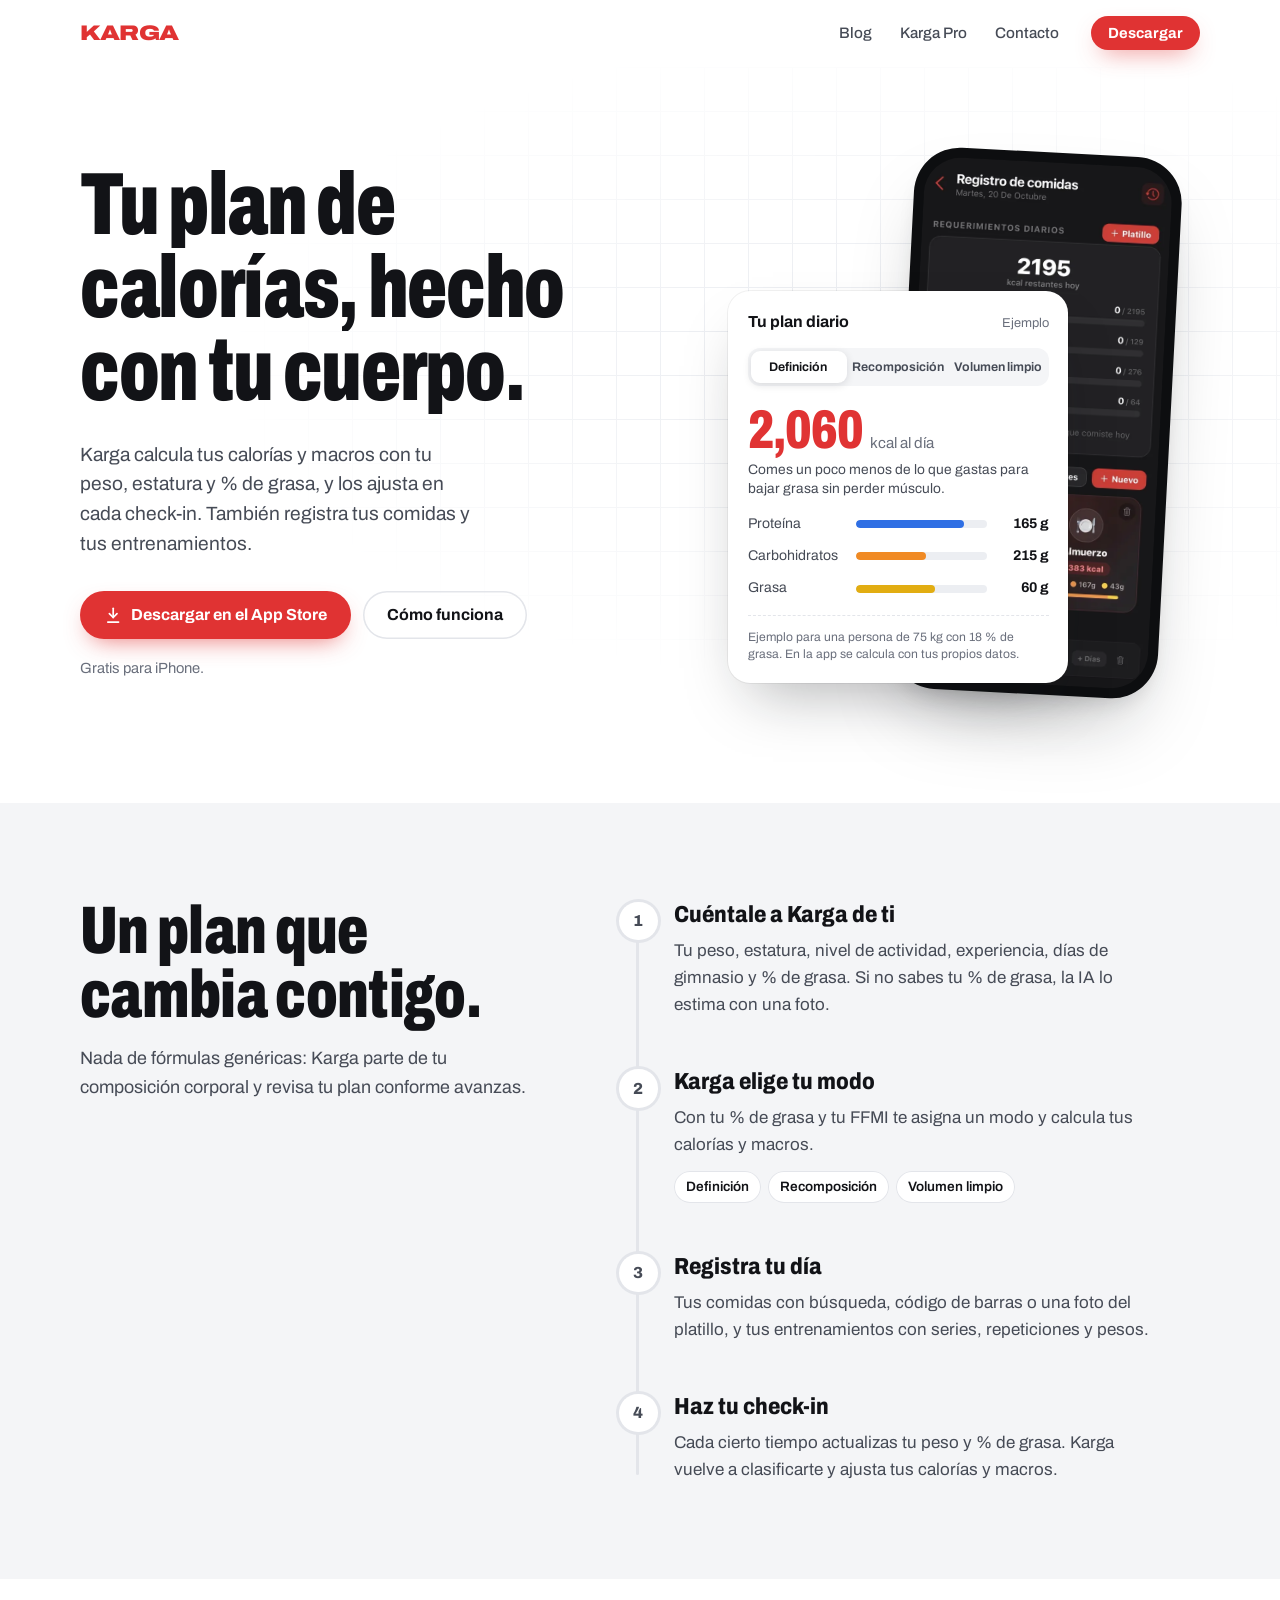
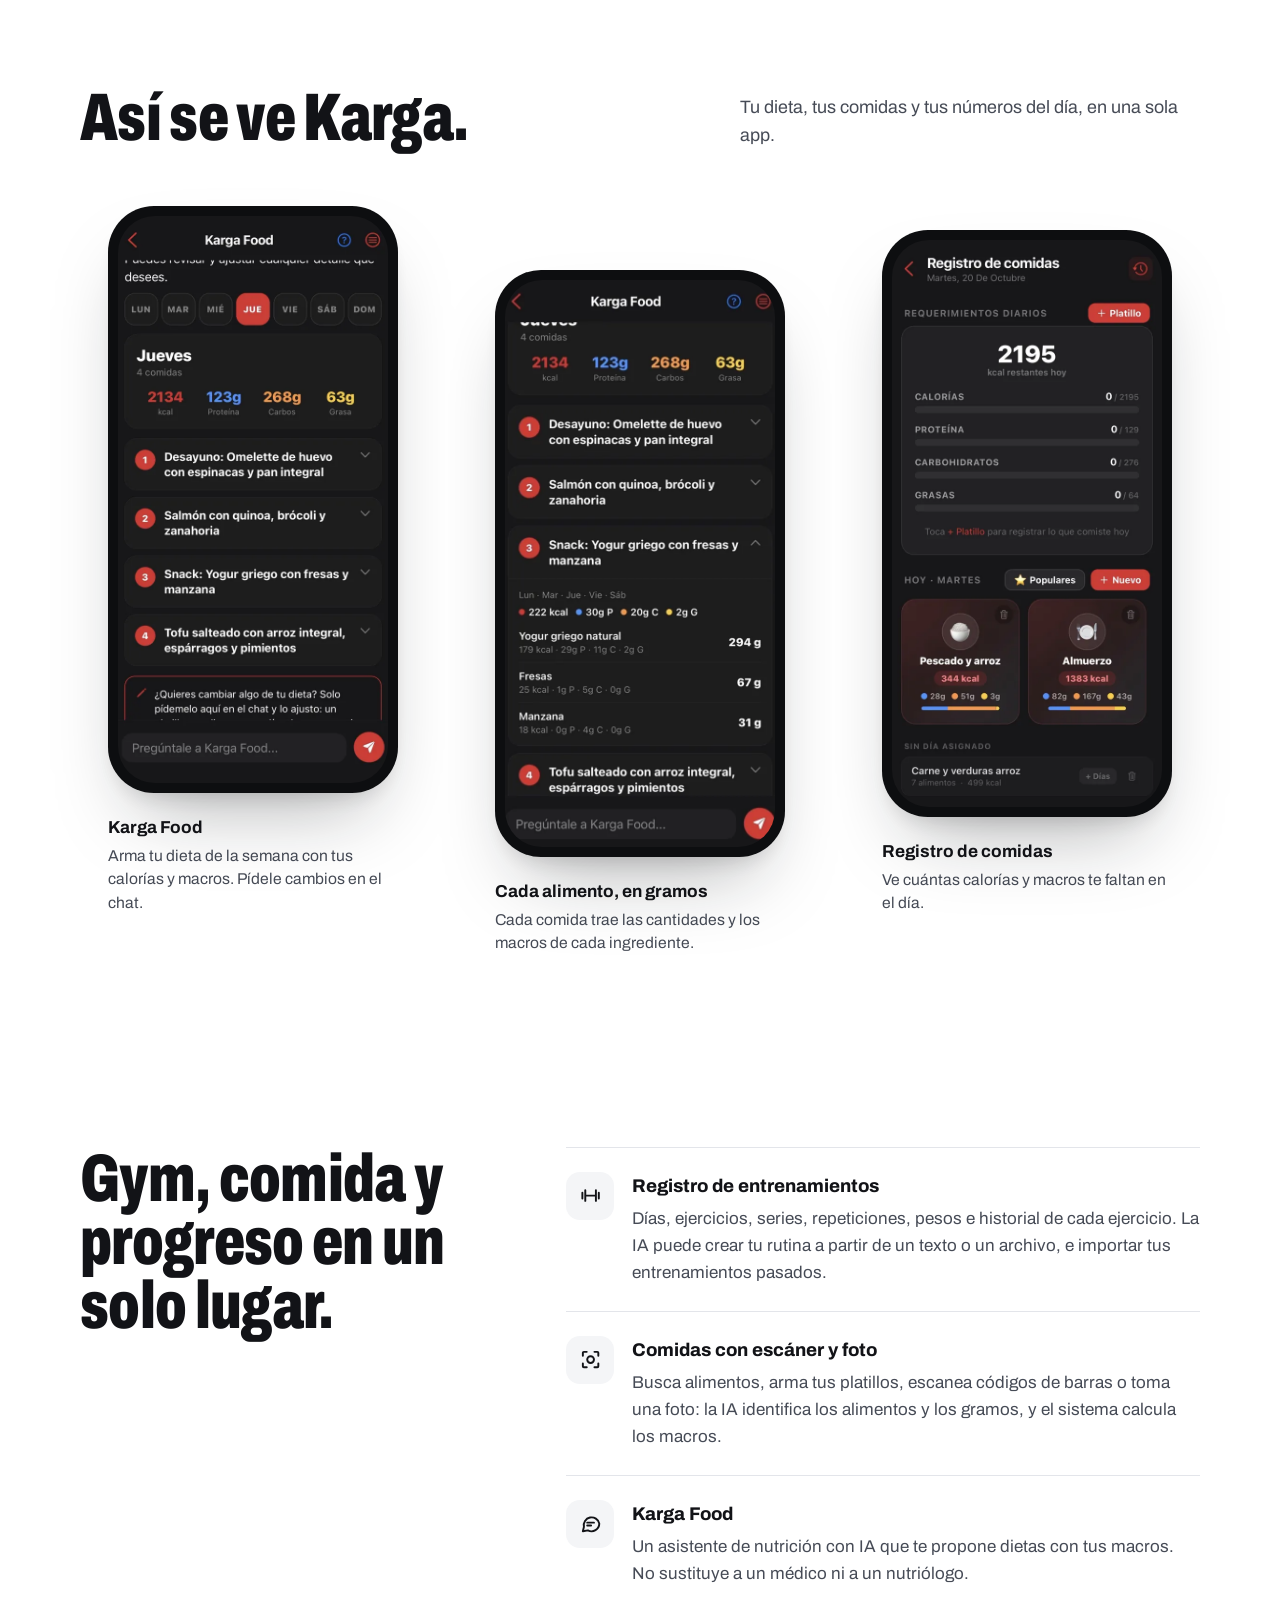
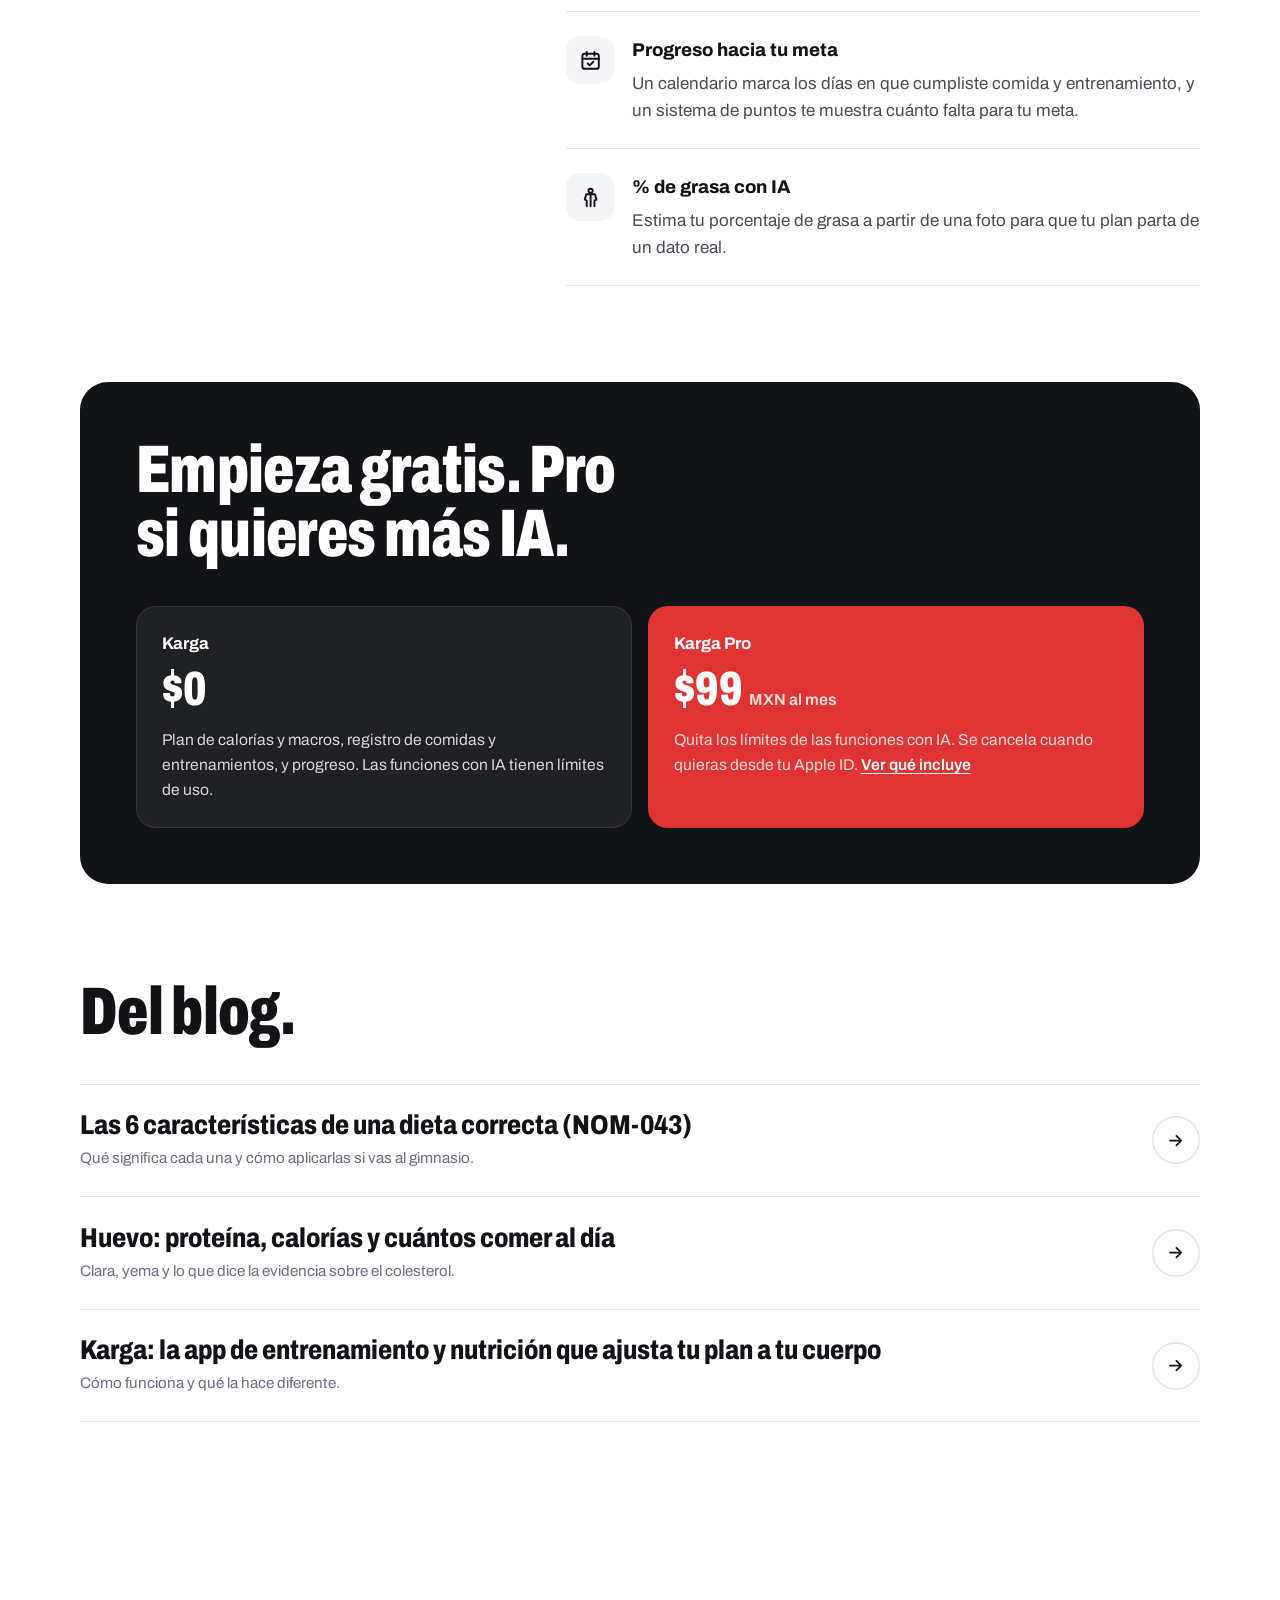
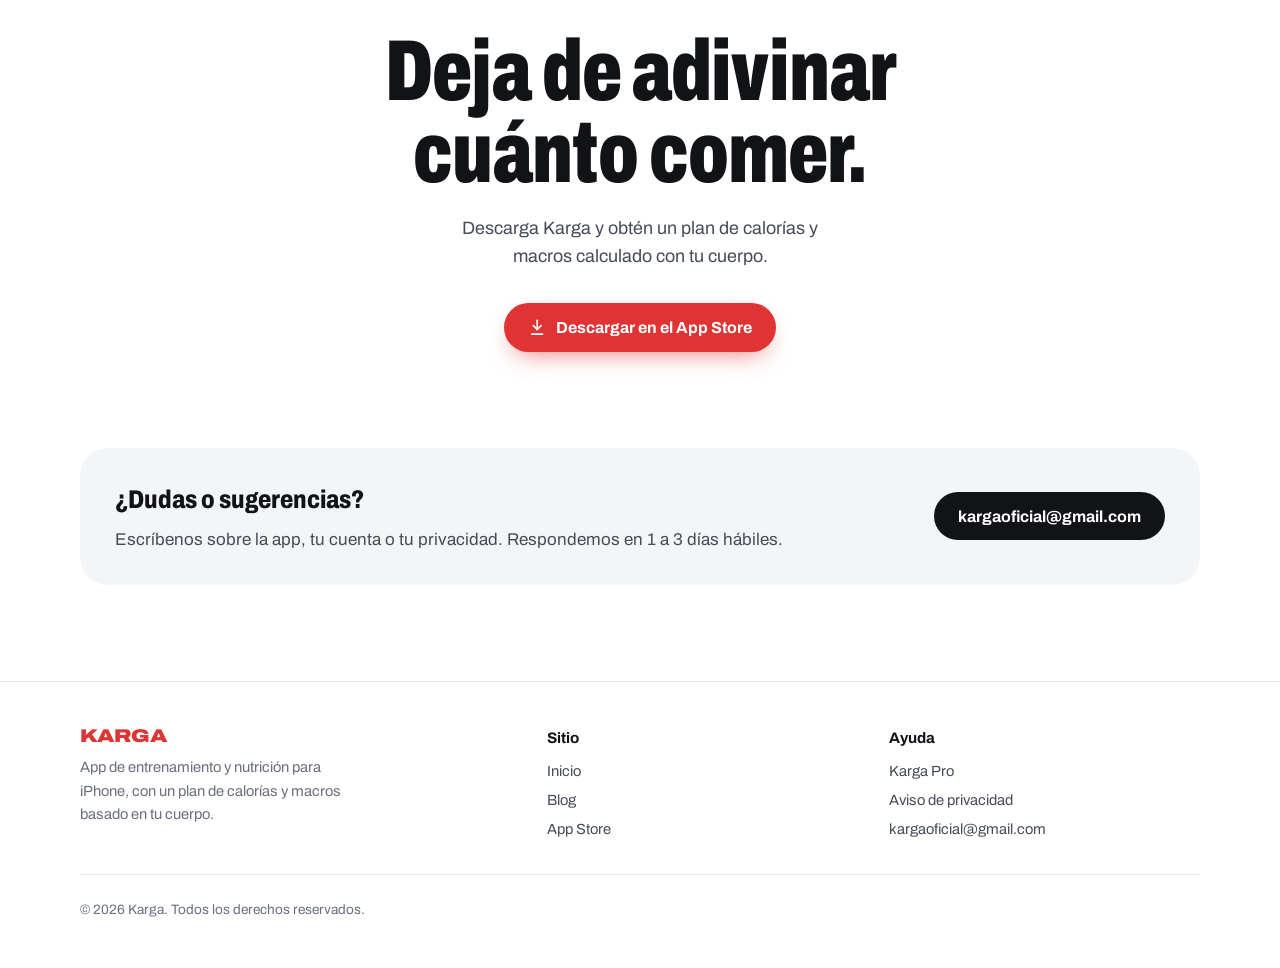
<file: index.html>
<!DOCTYPE html>
<html lang="es">
<head>
  <meta charset="UTF-8" />
  <meta name="viewport" content="width=device-width, initial-scale=1.0" />
  <title>Karga — App de entrenamiento y nutrición personalizada</title>
  <meta name="description" content="Karga es una app para iPhone que calcula tus calorías y macros según tu % de grasa, registra tus entrenamientos y sigue tu progreso. Descárgala en el App Store." />
  <link rel="canonical" href="https://karga.fit/" />
  <meta name="theme-color" content="#ffffff" />
  <meta property="og:type" content="website" />
  <meta property="og:site_name" content="Karga" />
  <meta property="og:title" content="Karga — App de entrenamiento y nutrición personalizada" />
  <meta property="og:description" content="Calorías y macros según tu composición corporal, rutinas, escáner de alimentos y progreso." />
  <meta property="og:url" content="https://karga.fit/" />
  <meta property="og:locale" content="es_MX" />
  <script type="application/ld+json">{"@context": "https://schema.org", "@type": "MobileApplication", "name": "Karga", "operatingSystem": "iOS", "applicationCategory": "HealthApplication", "url": "https://karga.fit", "description": "App de entrenamiento y nutrición que calcula calorías y macros según tu composición corporal.", "downloadUrl": "https://apps.apple.com/mx/app/karga/id6763583051", "offers": {"@type": "Offer", "price": "0", "priceCurrency": "MXN"}, "inLanguage": "es-MX", "installUrl": "https://apps.apple.com/mx/app/karga/id6763583051"}</script>
  <link rel="preload" href="/assets/fonts/archivo-wdth.woff2" as="font" type="font/woff2" crossorigin />
  <link rel="stylesheet" href="/assets/karga.css" />
  <link rel="stylesheet" href="/assets/home.css" />
  <script>
    document.documentElement.classList.add('js');
    // Enlaces antiguos (por ejemplo desde la app): karga.fit/#pro y karga.fit/#privacy ahora son páginas propias.
    (function () {
      var h = window.location.hash;
      if (h === '#pro') window.location.replace('/karga-pro.html');
      else if (h === '#privacy') window.location.replace('/privacidad.html');
    })();
  </script>
  <!-- PostHog: analítica del SITIO WEB karga.fit (no de la app). Todos los eventos llevan origen="sitio_web". -->
  <script>
    !function(t,e){var o,n,p,r;e.__SV||(window.posthog=e,e._i=[],e.init=function(i,s,a){function g(t,e){var o=e.split(".");2==o.length&&(t=t[o[0]],e=o[1]),t[e]=function(){t.push([e].concat(Array.prototype.slice.call(arguments,0)))}}(p=t.createElement("script")).type="text/javascript",p.crossOrigin="anonymous",p.async=!0,p.src=s.api_host.replace(".i.posthog.com","-assets.i.posthog.com")+"/static/array.js",(r=t.getElementsByTagName("script")[0]).parentNode.insertBefore(p,r);var u=e;for(void 0!==a?u=e[a]=[]:a="posthog",u.people=u.people||[],u.toString=function(t){var e="posthog";return"posthog"!==a&&(e+="."+a),t||(e+=" (stub)"),e},u.people.toString=function(){return u.toString(1)+".people (stub)"},o="init capture register register_once register_for_session unregister unregister_for_session getFeatureFlag getFeatureFlagPayload isFeatureEnabled reloadFeatureFlags updateEarlyAccessFeatureEnrollment getEarlyAccessFeatures on onFeatureFlags onSessionId getSurveys getActiveMatchingSurveys renderSurvey canRenderSurvey getNextSurveyStep identify setPersonProperties group resetGroups setPersonPropertiesForFlags resetPersonPropertiesForFlags setGroupPropertiesForFlags resetGroupPropertiesForFlags reset get_distinct_id getGroups get_session_id get_session_replay_url alias set_config startSessionRecording stopSessionRecording sessionRecordingStarted captureException loadToolbar get_property getSessionProperty createPersonProfile opt_in_capturing opt_out_capturing has_opted_in_capturing has_opted_out_capturing clear_opt_in_out_capturing debug".split(" "),n=0;n<o.length;n++)g(u,o[n]);e._i.push([i,s,a])},e.__SV=1)}(document,window.posthog||[]);
    posthog.init('phc_qgdXfYAgEPmo5YTQadTfM2Xy9ZpuKxtF4dURbMQUQ3c6', {
      api_host: 'https://us.i.posthog.com',
      person_profiles: 'identified_only',
      disable_session_recording: true,
      loaded: function (ph) { ph.register({ origen: 'sitio_web' }); }
    });
    document.addEventListener('click', function (e) {
      var a = e.target.closest && e.target.closest('a[href*="apps.apple.com"]');
      if (a && window.posthog) {
        posthog.capture('web_clic_app_store', { origen: 'sitio_web', pagina: location.pathname }, { send_instantly: true });
      }
    });
  </script>
</head>
<body>
  <a class="skip" href="#contenido">Saltar al contenido</a>

  <header class="topbar">
    <div class="topbar-inner">
      <a class="logo" href="/" aria-label="Karga, inicio">KARGA</a>
      <nav aria-label="Principal">
        <a href="/blog/">Blog</a>
        <a class="nav-extra" href="/karga-pro.html">Karga Pro</a>
        <a href="/#contact">Contacto</a>
      </nav>
      <a class="btn btn-red" href="https://apps.apple.com/mx/app/karga/id6763583051">Descargar</a>
    </div>
  </header>

  <main id="contenido">

    <!-- ═════════ Hero ═════════ -->
    <section class="hero">
      <div class="wrap hero-grid">
        <div>
          <h1>
            <span class="line"><span>Tu plan de</span></span>
            <span class="line"><span>calorías, hecho</span></span>
            <span class="line"><span>con tu cuerpo.</span></span>
          </h1>
          <p class="hero-lead">Karga calcula tus calorías y macros con tu peso, estatura y % de grasa, y los ajusta en cada check-in. También registra tus comidas y tus entrenamientos.</p>
          <div class="hero-actions">
            <a class="btn btn-red" href="https://apps.apple.com/mx/app/karga/id6763583051">
              <svg viewBox="0 0 24 24" fill="none" stroke="currentColor" stroke-width="2.2" stroke-linecap="round" stroke-linejoin="round" aria-hidden="true"><path d="M12 3v12"/><path d="m7 10 5 5 5-5"/><path d="M5 21h14"/></svg>
              Descargar en el App Store
            </a>
            <a class="btn btn-ghost" href="#como-funciona">Cómo funciona</a>
          </div>
          <p class="hero-note">Gratis para iPhone.</p>
        </div>

        <div class="scene">
          <div class="phone">
            <img src="/img/registro-de-comidas.webp" width="600" height="1214" fetchpriority="high"
                 alt="Pantalla de registro de comidas de Karga con calorías restantes y barras de proteína, carbohidratos y grasas" />
          </div>

          <div class="plan" data-plan>
            <div class="plan-head">
              <h2>Tu plan diario</h2>
              <span>Ejemplo</span>
            </div>
            <div class="modes" role="group" aria-label="Modo del plan">
              <span class="thumb" aria-hidden="true"></span>
              <button type="button" data-mode="definicion" aria-pressed="true">Definición</button>
              <button type="button" data-mode="recomposicion" aria-pressed="false">Recomposición</button>
              <button type="button" data-mode="volumen" aria-pressed="false">Volumen limpio</button>
            </div>
            <div class="kcal" aria-live="polite"><b data-kcal>2,060</b><span>kcal al día</span></div>
            <p class="mode-desc" data-desc>Comes un poco menos de lo que gastas para bajar grasa sin perder músculo.</p>
            <ul class="macros">
              <li data-m="p"><span class="name">Proteína</span><span class="bar p"><i></i></span><span class="val"><span>165</span> g</span></li>
              <li data-m="c"><span class="name">Carbohidratos</span><span class="bar c"><i></i></span><span class="val"><span>215</span> g</span></li>
              <li data-m="f"><span class="name">Grasa</span><span class="bar f"><i></i></span><span class="val"><span>60</span> g</span></li>
            </ul>
            <p class="plan-foot">Ejemplo para una persona de 75 kg con 18 % de grasa. En la app se calcula con tus propios datos.</p>
          </div>
        </div>
      </div>
    </section>

    <!-- ═════════ Cómo funciona ═════════ -->
    <section class="section how" id="como-funciona">
      <div class="wrap how-grid">
        <div class="how-sticky">
          <h2 class="section-title">Un plan que cambia contigo.</h2>
          <p class="section-intro">Nada de fórmulas genéricas: Karga parte de tu composición corporal y revisa tu plan conforme avanzas.</p>
        </div>
        <div class="steps">
          <span class="progress" aria-hidden="true"></span>
          <ol>
          <li>
            <span class="num" aria-hidden="true">1</span>
            <h3>Cuéntale a Karga de ti</h3>
            <p>Tu peso, estatura, nivel de actividad, experiencia, días de gimnasio y % de grasa. Si no sabes tu % de grasa, la IA lo estima con una foto.</p>
          </li>
          <li>
            <span class="num" aria-hidden="true">2</span>
            <h3>Karga elige tu modo</h3>
            <p>Con tu % de grasa y tu FFMI te asigna un modo y calcula tus calorías y macros.</p>
            <div class="mode-chips"><span>Definición</span><span>Recomposición</span><span>Volumen limpio</span></div>
          </li>
          <li>
            <span class="num" aria-hidden="true">3</span>
            <h3>Registra tu día</h3>
            <p>Tus comidas con búsqueda, código de barras o una foto del platillo, y tus entrenamientos con series, repeticiones y pesos.</p>
          </li>
          <li>
            <span class="num" aria-hidden="true">4</span>
            <h3>Haz tu check-in</h3>
            <p>Cada cierto tiempo actualizas tu peso y % de grasa. Karga vuelve a clasificarte y ajusta tus calorías y macros.</p>
          </li>
          </ol>
        </div>
      </div>
    </section>

    <!-- ═════════ Capturas ═════════ -->
    <section class="section" id="capturas">
      <div class="wrap">
        <div class="shots-head">
          <h2 class="section-title">Así se ve Karga.</h2>
          <p class="section-intro">Tu dieta, tus comidas y tus números del día, en una sola app.</p>
        </div>
        <div class="shots">
          <figure class="shot" data-reveal>
            <div class="phone"><img src="/img/karga-food-plan.webp" width="600" height="1190" loading="lazy" decoding="async"
              alt="Karga Food: plan de alimentación del jueves con 4 comidas, 2134 kcal, 123 g de proteína, 268 g de carbohidratos y 63 g de grasa" /></div>
            <figcaption><b>Karga Food</b>Arma tu dieta de la semana con tus calorías y macros. Pídele cambios en el chat.</figcaption>
          </figure>
          <figure class="shot" data-reveal>
            <div class="phone"><img src="/img/karga-food-detalle.webp" width="600" height="1156" loading="lazy" decoding="async"
              alt="Detalle de una comida en Karga Food: yogur griego con fresas y manzana, con gramos, calorías y macros de cada alimento" /></div>
            <figcaption><b>Cada alimento, en gramos</b>Cada comida trae las cantidades y los macros de cada ingrediente.</figcaption>
          </figure>
          <figure class="shot" data-reveal>
            <div class="phone"><img src="/img/registro-de-comidas.webp" width="600" height="1214" loading="lazy" decoding="async"
              alt="Registro de comidas en Karga: calorías restantes del día y barras de proteína, carbohidratos y grasas" /></div>
            <figcaption><b>Registro de comidas</b>Ve cuántas calorías y macros te faltan en el día.</figcaption>
          </figure>
        </div>
      </div>
    </section>

    <!-- ═════════ Funciones ═════════ -->
    <section class="section" id="funciones">
      <div class="wrap features-grid">
        <div class="features-title">
          <h2 class="section-title">Gym, comida y progreso en un solo lugar.</h2>
        </div>
        <ul class="features">
          <li data-reveal>
            <span class="ico" aria-hidden="true"><svg viewBox="0 0 24 24" fill="none" stroke="currentColor" stroke-width="2" stroke-linecap="round" stroke-linejoin="round"><path d="M6.5 6.5v11M17.5 6.5v11M3.5 9v6M20.5 9v6M6.5 12h11"/></svg></span>
            <div><h3>Registro de entrenamientos</h3><p>Días, ejercicios, series, repeticiones, pesos e historial de cada ejercicio. La IA puede crear tu rutina a partir de un texto o un archivo, e importar tus entrenamientos pasados.</p></div>
          </li>
          <li data-reveal>
            <span class="ico" aria-hidden="true"><svg viewBox="0 0 24 24" fill="none" stroke="currentColor" stroke-width="2" stroke-linecap="round" stroke-linejoin="round"><path d="M4 8V5a1 1 0 0 1 1-1h3M16 4h3a1 1 0 0 1 1 1v3M20 16v3a1 1 0 0 1-1 1h-3M8 20H5a1 1 0 0 1-1-1v-3"/><circle cx="12" cy="12" r="3.5"/></svg></span>
            <div><h3>Comidas con escáner y foto</h3><p>Busca alimentos, arma tus platillos, escanea códigos de barras o toma una foto: la IA identifica los alimentos y los gramos, y el sistema calcula los macros.</p></div>
          </li>
          <li data-reveal>
            <span class="ico" aria-hidden="true"><svg viewBox="0 0 24 24" fill="none" stroke="currentColor" stroke-width="2" stroke-linecap="round" stroke-linejoin="round"><path d="M21 12a8 8 0 0 1-11.8 7L4 20l1.1-4.6A8 8 0 1 1 21 12Z"/><path d="M8.5 11h7M8.5 14h4"/></svg></span>
            <div><h3>Karga Food</h3><p>Un asistente de nutrición con IA que te propone dietas con tus macros. No sustituye a un médico ni a un nutriólogo.</p></div>
          </li>
          <li data-reveal>
            <span class="ico" aria-hidden="true"><svg viewBox="0 0 24 24" fill="none" stroke="currentColor" stroke-width="2" stroke-linecap="round" stroke-linejoin="round"><rect x="3.5" y="5" width="17" height="15.5" rx="2.5"/><path d="M3.5 10h17M8 3v4M16 3v4"/><path d="m9 15 2 2 4-4"/></svg></span>
            <div><h3>Progreso hacia tu meta</h3><p>Un calendario marca los días en que cumpliste comida y entrenamiento, y un sistema de puntos te muestra cuánto falta para tu meta.</p></div>
          </li>
          <li data-reveal>
            <span class="ico" aria-hidden="true"><svg viewBox="0 0 24 24" fill="none" stroke="currentColor" stroke-width="2" stroke-linecap="round" stroke-linejoin="round"><circle cx="12" cy="5" r="2.2"/><path d="M8 21v-6l-2-1 1.5-5.5h9L18 14l-2 1v6"/><path d="M12 8.5V21"/></svg></span>
            <div><h3>% de grasa con IA</h3><p>Estima tu porcentaje de grasa a partir de una foto para que tu plan parta de un dato real.</p></div>
          </li>
        </ul>
      </div>
    </section>

    <!-- ═════════ Precio ═════════ -->
    <section class="section" id="precio" style="padding-top:0">
      <div class="wrap">
        <div class="pricing" data-reveal>
          <h2 class="section-title">Empieza gratis. Pro si quieres más IA.</h2>
          <div class="price-cols">
            <div class="price-col">
              <h3>Karga</h3>
              <div class="amount">$0</div>
              <p>Plan de calorías y macros, registro de comidas y entrenamientos, y progreso. Las funciones con IA tienen límites de uso.</p>
            </div>
            <div class="price-col pro">
              <h3>Karga Pro</h3>
              <div class="amount">$99 <small>MXN al mes</small></div>
              <p>Quita los límites de las funciones con IA. Se cancela cuando quieras desde tu Apple ID. <a href="/karga-pro.html">Ver qué incluye</a></p>
            </div>
          </div>
        </div>
      </div>
    </section>

    <!-- ═════════ Blog ═════════ -->
    <section class="section" id="blog" style="padding-top:0">
      <div class="wrap">
        <h2 class="section-title">Del blog.</h2>
        <ul class="posts">
          <li><a href="/blog/caracteristicas-dieta-correcta-nom-043.html">
            <div><h3>Las 6 características de una dieta correcta (NOM-043)</h3><p>Qué significa cada una y cómo aplicarlas si vas al gimnasio.</p></div>
            <span class="go" aria-hidden="true"><svg viewBox="0 0 24 24" fill="none" stroke="currentColor" stroke-width="2.2" stroke-linecap="round" stroke-linejoin="round"><path d="M5 12h14M13 6l6 6-6 6"/></svg></span>
          </a></li>
          <li><a href="/blog/huevo-proteina-calorias-cuantos-comer-al-dia.html">
            <div><h3>Huevo: proteína, calorías y cuántos comer al día</h3><p>Clara, yema y lo que dice la evidencia sobre el colesterol.</p></div>
            <span class="go" aria-hidden="true"><svg viewBox="0 0 24 24" fill="none" stroke="currentColor" stroke-width="2.2" stroke-linecap="round" stroke-linejoin="round"><path d="M5 12h14M13 6l6 6-6 6"/></svg></span>
          </a></li>
          <li><a href="/blog/que-es-karga-app-de-entrenamiento-y-nutricion.html">
            <div><h3>Karga: la app de entrenamiento y nutrición que ajusta tu plan a tu cuerpo</h3><p>Cómo funciona y qué la hace diferente.</p></div>
            <span class="go" aria-hidden="true"><svg viewBox="0 0 24 24" fill="none" stroke="currentColor" stroke-width="2.2" stroke-linecap="round" stroke-linejoin="round"><path d="M5 12h14M13 6l6 6-6 6"/></svg></span>
          </a></li>
        </ul>
      </div>
    </section>

    <!-- ═════════ Llamado final ═════════ -->
    <section class="final">
      <div class="wrap" data-reveal>
        <h2 class="section-title">Deja de adivinar cuánto comer.</h2>
        <p>Descarga Karga y obtén un plan de calorías y macros calculado con tu cuerpo.</p>
        <a class="btn btn-red" href="https://apps.apple.com/mx/app/karga/id6763583051">
          <svg viewBox="0 0 24 24" fill="none" stroke="currentColor" stroke-width="2.2" stroke-linecap="round" stroke-linejoin="round" aria-hidden="true"><path d="M12 3v12"/><path d="m7 10 5 5 5-5"/><path d="M5 21h14"/></svg>
          Descargar en el App Store
        </a>
      </div>
    </section>

    <!-- ═════════ Contacto ═════════ -->
    <section class="contact" id="contact">
      <div class="wrap">
        <div class="contact-box">
          <div>
            <h2>¿Dudas o sugerencias?</h2>
            <p>Escríbenos sobre la app, tu cuenta o tu privacidad. Respondemos en 1 a 3 días hábiles.</p>
          </div>
          <a class="btn btn-ink" href="mailto:kargaoficial@gmail.com">kargaoficial@gmail.com</a>
        </div>
      </div>
    </section>
  </main>

  <footer class="site-footer">
    <div class="site-footer-inner">
      <div>
        <a class="logo" href="/">KARGA</a>
        <p>App de entrenamiento y nutrición para iPhone, con un plan de calorías y macros basado en tu cuerpo.</p>
      </div>
      <div>
        <h2>Sitio</h2>
        <ul>
          <li><a href="/">Inicio</a></li>
          <li><a href="/blog/">Blog</a></li>
          <li><a href="https://apps.apple.com/mx/app/karga/id6763583051">App Store</a></li>
        </ul>
      </div>
      <div>
        <h2>Ayuda</h2>
        <ul>
          <li><a href="/karga-pro.html">Karga Pro</a></li>
          <li><a href="/privacidad.html">Aviso de privacidad</a></li>
          <li><a href="mailto:kargaoficial@gmail.com">kargaoficial@gmail.com</a></li>
        </ul>
      </div>
      <p class="legal">© 2026 Karga. Todos los derechos reservados.</p>
    </div>
  </footer>

  <script src="/assets/home.js" defer></script>
</body>
</html>
</file>
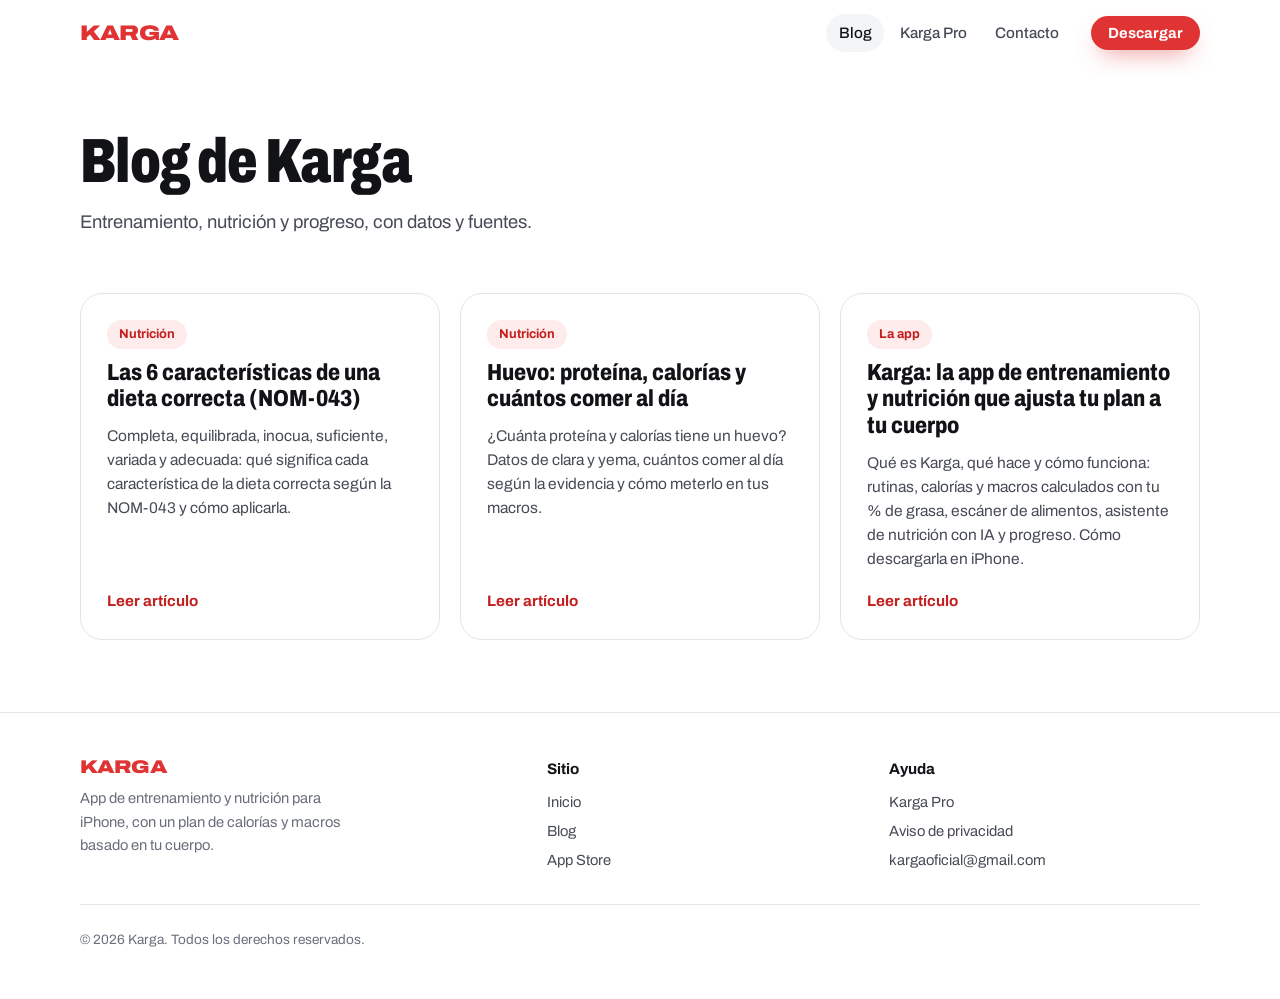
<file: blog/index.html>
<!DOCTYPE html>
<html lang="es">
<head>
  <meta charset="UTF-8" />
  <meta name="viewport" content="width=device-width, initial-scale=1.0" />
  <title>Blog de Karga: entrenamiento, nutrición y progreso</title>
  <meta name="description" content="Artículos de Karga sobre entrenamiento, calorías, macros y cómo usar la app para ganar músculo o bajar grasa." />
  <link rel="canonical" href="https://karga.fit/blog/" />
  <meta property="og:type" content="website" />
  <meta property="og:site_name" content="Karga" />
  <meta property="og:title" content="Blog de Karga: entrenamiento, nutrición y progreso" />
  <meta property="og:description" content="Artículos de Karga sobre entrenamiento, calorías, macros y cómo usar la app para ganar músculo o bajar grasa." />
  <meta property="og:url" content="https://karga.fit/blog/" />
  <meta property="og:locale" content="es_MX" />
  <meta name="twitter:card" content="summary" />
  <script type="application/ld+json">{"@context": "https://schema.org", "@type": "Blog", "name": "Blog de Karga", "url": "https://karga.fit/blog/", "inLanguage": "es-MX"}</script>
  <meta name="theme-color" content="#ffffff" />
  <link rel="preload" href="/assets/fonts/archivo-wdth.woff2" as="font" type="font/woff2" crossorigin />
  <link rel="stylesheet" href="/assets/karga.css" />
  <link rel="stylesheet" href="/blog/blog.css" />
  <!-- PostHog: analítica del SITIO WEB karga.fit (no de la app). Todos los eventos llevan origen="sitio_web". -->
  <script>
    !function(t,e){var o,n,p,r;e.__SV||(window.posthog=e,e._i=[],e.init=function(i,s,a){function g(t,e){var o=e.split(".");2==o.length&&(t=t[o[0]],e=o[1]),t[e]=function(){t.push([e].concat(Array.prototype.slice.call(arguments,0)))}}(p=t.createElement("script")).type="text/javascript",p.crossOrigin="anonymous",p.async=!0,p.src=s.api_host.replace(".i.posthog.com","-assets.i.posthog.com")+"/static/array.js",(r=t.getElementsByTagName("script")[0]).parentNode.insertBefore(p,r);var u=e;for(void 0!==a?u=e[a]=[]:a="posthog",u.people=u.people||[],u.toString=function(t){var e="posthog";return"posthog"!==a&&(e+="."+a),t||(e+=" (stub)"),e},u.people.toString=function(){return u.toString(1)+".people (stub)"},o="init capture register register_once register_for_session unregister unregister_for_session getFeatureFlag getFeatureFlagPayload isFeatureEnabled reloadFeatureFlags updateEarlyAccessFeatureEnrollment getEarlyAccessFeatures on onFeatureFlags onSessionId getSurveys getActiveMatchingSurveys renderSurvey canRenderSurvey getNextSurveyStep identify setPersonProperties group resetGroups setPersonPropertiesForFlags resetPersonPropertiesForFlags setGroupPropertiesForFlags resetGroupPropertiesForFlags reset get_distinct_id getGroups get_session_id get_session_replay_url alias set_config startSessionRecording stopSessionRecording sessionRecordingStarted captureException loadToolbar get_property getSessionProperty createPersonProfile opt_in_capturing opt_out_capturing has_opted_in_capturing has_opted_out_capturing clear_opt_in_out_capturing debug".split(" "),n=0;n<o.length;n++)g(u,o[n]);e._i.push([i,s,a])},e.__SV=1)}(document,window.posthog||[]);
    posthog.init('phc_qgdXfYAgEPmo5YTQadTfM2Xy9ZpuKxtF4dURbMQUQ3c6', {
      api_host: 'https://us.i.posthog.com',
      person_profiles: 'identified_only',
      disable_session_recording: true,
      loaded: function (ph) { ph.register({ origen: 'sitio_web' }); }
    });
    document.addEventListener('click', function (e) {
      var a = e.target.closest && e.target.closest('a[href*="apps.apple.com"]');
      if (a && window.posthog) {
        posthog.capture('web_clic_app_store', { origen: 'sitio_web', pagina: location.pathname }, { send_instantly: true });
      }
    });
  </script>
</head>
<body>
  <a class="skip" href="#contenido">Saltar al contenido</a>
  <header class="topbar">
    <div class="topbar-inner">
      <a class="logo" href="/" aria-label="Karga, inicio">KARGA</a>
      <nav aria-label="Principal">
        <a href="/blog/" aria-current="page">Blog</a>
        <a class="nav-extra" href="/karga-pro.html">Karga Pro</a>
        <a href="/#contact">Contacto</a>
      </nav>
      <a class="btn btn-red" href="https://apps.apple.com/mx/app/karga/id6763583051">Descargar</a>
    </div>
  </header>

  <main class="wrap wide" id="contenido">
    <div class="blog-hero">
      <h1>Blog de Karga</h1>
      <p>Entrenamiento, nutrición y progreso, con datos y fuentes.</p>
    </div>
    <div class="grid">
      <a class="post-card" href="/blog/caracteristicas-dieta-correcta-nom-043.html"><span class="pill" style="align-self:flex-start">Nutrición</span><h3>Las 6 características de una dieta correcta (NOM-043)</h3><p>Completa, equilibrada, inocua, suficiente, variada y adecuada: qué significa cada característica de la dieta correcta según la NOM-043 y cómo aplicarla.</p><span class="more">Leer artículo</span></a>
      <a class="post-card" href="/blog/huevo-proteina-calorias-cuantos-comer-al-dia.html"><span class="pill" style="align-self:flex-start">Nutrición</span><h3>Huevo: proteína, calorías y cuántos comer al día</h3><p>¿Cuánta proteína y calorías tiene un huevo? Datos de clara y yema, cuántos comer al día según la evidencia y cómo meterlo en tus macros.</p><span class="more">Leer artículo</span></a>
      <a class="post-card" href="/blog/que-es-karga-app-de-entrenamiento-y-nutricion.html"><span class="pill" style="align-self:flex-start">La app</span><h3>Karga: la app de entrenamiento y nutrición que ajusta tu plan a tu cuerpo</h3><p>Qué es Karga, qué hace y cómo funciona: rutinas, calorías y macros calculados con tu % de grasa, escáner de alimentos, asistente de nutrición con IA y progreso. Cómo descargarla en iPhone.</p><span class="more">Leer artículo</span></a>
    </div>
  </main>

  <footer class="site-footer">
    <div class="site-footer-inner">
      <div>
        <a class="logo" href="/">KARGA</a>
        <p>App de entrenamiento y nutrición para iPhone, con un plan de calorías y macros basado en tu cuerpo.</p>
      </div>
      <div>
        <h2>Sitio</h2>
        <ul>
          <li><a href="/">Inicio</a></li>
          <li><a href="/blog/">Blog</a></li>
          <li><a href="https://apps.apple.com/mx/app/karga/id6763583051">App Store</a></li>
        </ul>
      </div>
      <div>
        <h2>Ayuda</h2>
        <ul>
          <li><a href="/karga-pro.html">Karga Pro</a></li>
          <li><a href="/privacidad.html">Aviso de privacidad</a></li>
          <li><a href="mailto:kargaoficial@gmail.com">kargaoficial@gmail.com</a></li>
        </ul>
      </div>
      <p class="legal">© 2026 Karga. Todos los derechos reservados.</p>
    </div>
  </footer>
</body>
</html>
</file>
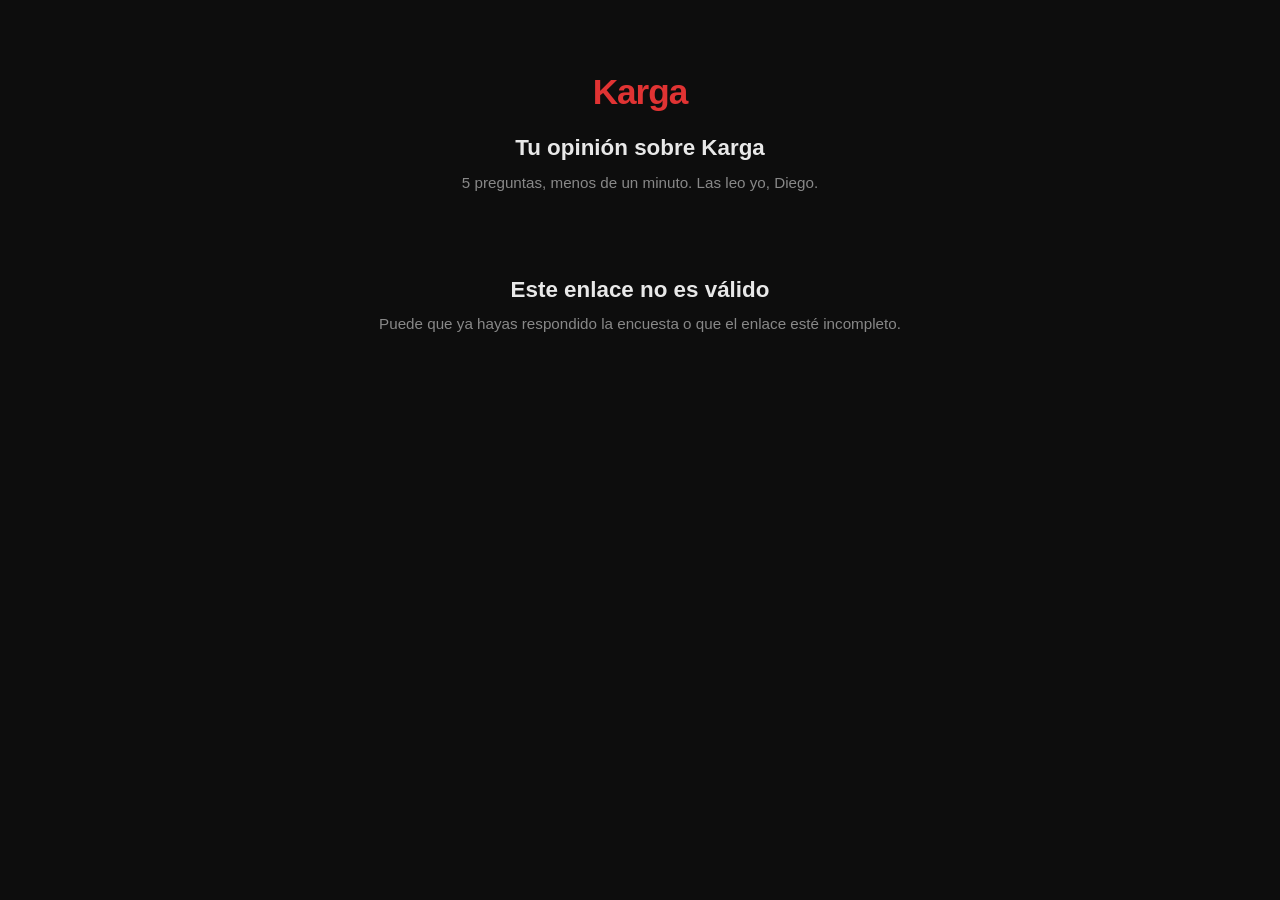
<file: encuesta.html>
<!DOCTYPE html>
<html lang="es">
<head>
  <meta charset="UTF-8" />
  <meta name="viewport" content="width=device-width, initial-scale=1.0" />
  <meta name="robots" content="noindex, nofollow" />
  <title>Tu opinión sobre Karga</title>
  <style>
    *, *::before, *::after { box-sizing: border-box; margin: 0; padding: 0; }
    :root { --bg:#0d0d0d; --surface:#161616; --border:#2a2a2a; --accent:#E03333; --text:#e8e8e8; --muted:#888; --radius:12px; }
    body { background:var(--bg); color:var(--text); font-family:-apple-system,BlinkMacSystemFont,"Segoe UI",Roboto,sans-serif; line-height:1.6; padding:2rem 1rem 4rem; }
    .container { max-width:640px; margin:0 auto; }
    header { text-align:center; padding:2rem 0 1.2rem; }
    .logo { font-size:2.2rem; font-weight:800; letter-spacing:-1px; color:var(--accent); }
    h1 { font-size:1.4rem; margin-top:.6rem; }
    .sub { color:var(--muted); font-size:.95rem; margin-top:.3rem; }
    .gift { background:rgba(224,51,51,.12); border:1px solid var(--accent); border-radius:var(--radius); padding:.8rem 1rem; margin:1.2rem 0; font-size:.95rem; }
    .q { margin-top:1.8rem; }
    .q h2 { font-size:1.05rem; margin-bottom:.7rem; }
    .opt { display:block; width:100%; text-align:left; background:var(--surface); border:1px solid var(--border); color:var(--text); border-radius:var(--radius); padding:.8rem 1rem; margin-bottom:.5rem; font-size:1rem; cursor:pointer; font-family:inherit; }
    .opt.on { background:var(--accent); border-color:var(--accent); color:#fff; font-weight:700; }
    .nps { display:flex; flex-wrap:wrap; gap:.4rem; }
    .nps .opt { width:3rem; text-align:center; margin:0; padding:.7rem 0; }
    input[type=text], textarea { width:100%; background:#1d1d1d; border:1px solid var(--border); color:var(--text); border-radius:var(--radius); padding:.8rem 1rem; font-size:1rem; font-family:inherit; }
    textarea { min-height:110px; resize:vertical; }
    .go { display:block; width:100%; background:var(--accent); color:#fff; border:0; border-radius:14px; padding:1rem; font-size:1.1rem; font-weight:800; margin-top:2rem; cursor:pointer; font-family:inherit; }
    .go:disabled { opacity:.6; }
    .msg { text-align:center; padding:3rem 0; }
    .msg .big { font-size:3rem; }
    .err { color:#ff8a8a; margin-top:1rem; text-align:center; }
    .hidden { display:none; }
  </style>
</head>
<body>
<div class="container">
  <header>
    <div class="logo">Karga</div>
    <h1>Tu opinión sobre Karga</h1>
    <p class="sub">5 preguntas, menos de un minuto. Las leo yo, Diego.</p>
  </header>

  <div id="gift" class="gift hidden">🎁 Al terminar te regalo <strong>1 semana de Karga Pro</strong> en tu cuenta de Karga. Al enviar, te diré con qué cuenta entrar.</div>

  <form id="form" class="hidden"></form>

  <div id="done" class="msg hidden">
    <div class="big">🙌</div>
    <h1>¡Gracias!</h1>
    <p id="doneText" class="sub"></p>
  </div>
  <div id="bad" class="msg hidden">
    <h1>Este enlace no es válido</h1>
    <p class="sub">Puede que ya hayas respondido la encuesta o que el enlace esté incompleto.</p>
  </div>
</div>

<script>
  // Mismas preguntas que lib/survey.ts de la app; si cambias una, cámbiala allá también.
  var QUESTIONS = [
    { id:'quiere_hacer', type:'multi', title:'¿Qué te gustaría poder hacer con Karga?', other:true,
      options:['Generar dietas personalizadas','Registrar entrenamientos','Poder ver tu progreso','Calcular macros de alimentos'] },
    { id:'por_que_dejo', type:'multi', title:'¿Por qué dejaste de usar Karga?', other:true,
      options:['Se me olvidó','Registrar la comida me tomaba mucho tiempo','Registrar las series me parecía lento','Uso otra app','Ya no entreno o ya no llevo dieta'] },
    { id:'mas_gusto', type:'single', title:'¿Qué es lo que más te gustó de Karga?', other:true,
      options:['Las rutinas','El registro de series','Los platillos','El escáner o la foto del platillo','El cálculo de macros','Karga Food (el nutriólogo con IA)'] },
    { id:'recomendarias', type:'nps', title:'¿Qué tan probable es que recomiendes Karga a un amigo?' },
    { id:'una_cosa', type:'text', title:'Si pudieras pedirme una sola cosa para que volvieras, ¿qué sería?', required:true }
  ];
  var ENDPOINT = 'https://ugnbxdszrraxkzabbfns.supabase.co/functions/v1/submit-survey';

  var params = new URLSearchParams(location.search);
  var token = params.get('t') || '';
  var showGift = params.get('v') === 'pro';   // solo cosmético: el servidor decide si da el regalo
  var answers = {};
  var form = document.getElementById('form');

  function $(id) { return document.getElementById(id); }
  function show(id) { $(id).classList.remove('hidden'); }

  if (!/^[0-9a-f-]{36}$/i.test(token)) { show('bad'); }
  else {
    // Antes de mostrar nada, se pregunta si el enlace ya se usó.
    fetch(ENDPOINT, { method:'POST', headers:{ 'Content-Type':'application/json' }, body: JSON.stringify({ token: token, check: true }) })
      .then(function (r) { return r.status === 409 || r.status === 404 ? show('bad') : start(); })
      .catch(start);
  }
  function start() { if (showGift) show('gift'); build(); show('form'); }

  function ans(id) { return (answers[id] = answers[id] || {}); }

  function build() {
    QUESTIONS.forEach(function (q) {
      var wrap = document.createElement('div'); wrap.className = 'q';
      wrap.innerHTML = '<h2></h2>'; wrap.firstChild.textContent = q.title;
      if (q.type === 'multi' || q.type === 'single') {
        q.options.forEach(function (o) {
          var b = document.createElement('button'); b.type = 'button'; b.className = 'opt'; b.textContent = o;
          b.onclick = function () {
            var a = ans(q.id); a.selected = a.selected || [];
            if (q.type === 'single') {
              a.selected = [o];
              Array.prototype.forEach.call(wrap.querySelectorAll('.opt'), function (x) { x.classList.remove('on'); });
              b.classList.add('on');
            } else {
              var i = a.selected.indexOf(o);
              if (i >= 0) { a.selected.splice(i, 1); b.classList.remove('on'); } else { a.selected.push(o); b.classList.add('on'); }
            }
          };
          wrap.appendChild(b);
        });
        if (q.other) {
          var t = document.createElement('input'); t.type = 'text'; t.placeholder = 'Otro (escribe aquí)'; t.maxLength = 300;
          t.oninput = function () { ans(q.id).other = t.value; };
          wrap.appendChild(t);
        }
      } else if (q.type === 'nps') {
        var row = document.createElement('div'); row.className = 'nps';
        for (var n = 0; n <= 10; n++) (function (n) {
          var b = document.createElement('button'); b.type = 'button'; b.className = 'opt'; b.textContent = n;
          b.onclick = function () {
            ans(q.id).value = n;
            Array.prototype.forEach.call(row.children, function (x) { x.classList.remove('on'); });
            b.classList.add('on');
          };
          row.appendChild(b);
        })(n);
        wrap.appendChild(row);
      } else {
        var ta = document.createElement('textarea'); ta.maxLength = 1000; ta.placeholder = 'Escribe aquí';
        ta.oninput = function () { ans(q.id).value = ta.value; };
        wrap.appendChild(ta);
      }
      form.appendChild(wrap);
    });
    var go = document.createElement('button'); go.type = 'submit'; go.className = 'go'; go.textContent = 'Enviar';
    var err = document.createElement('div'); err.className = 'err';
    form.appendChild(go); form.appendChild(err);

    form.onsubmit = function (e) {
      e.preventDefault();
      err.textContent = '';
      var last = (answers.una_cosa && answers.una_cosa.value || '').trim();
      if (!last) { err.textContent = 'Cuéntame tu respuesta en la última pregunta, es la que más me sirve.'; return; }
      go.disabled = true; go.textContent = 'Enviando…';
      fetch(ENDPOINT, { method:'POST', headers:{ 'Content-Type':'application/json' }, body: JSON.stringify({ token: token, answers: answers }) })
        .then(function (r) { return r.json().then(function (j) { return { status: r.status, body: j }; }); })
        .then(function (r) {
          if (r.status === 409 || r.status === 404) { form.classList.add('hidden'); $('gift').classList.add('hidden'); show('bad'); return; }
          if (!r.body.ok) throw new Error('fail');
          form.classList.add('hidden'); $('gift').classList.add('hidden');
          var acc = r.body.account || {};
          var via = acc.provider === 'google' ? ' (entra con Google)' : acc.provider === 'apple' ? ' (entra con Apple)' : '';
          var who = acc.email ? ' Entra a la app con la cuenta ' + acc.email + via + '.' : ' Entra a la app con la misma cuenta con la que te registraste.';
          $('doneText').textContent = r.body.rewarded
            ? 'Ya tienes tu semana de Karga Pro.' + who + ' Leo cada respuesta personalmente.'
            : r.body.pro
              ? 'Recibí tus respuestas. Tu semana de Karga Pro la activo en tu cuenta en las próximas horas.' + who + ' Leo cada respuesta personalmente.'
              : 'Leo cada respuesta personalmente. Con esto mejoro Karga.';
          show('done');
        })
        .catch(function () { go.disabled = false; go.textContent = 'Enviar'; err.textContent = 'No se pudo enviar. Revisa tu conexión e inténtalo de nuevo.'; });
    };
  }
</script>
</body>
</html>
</file>
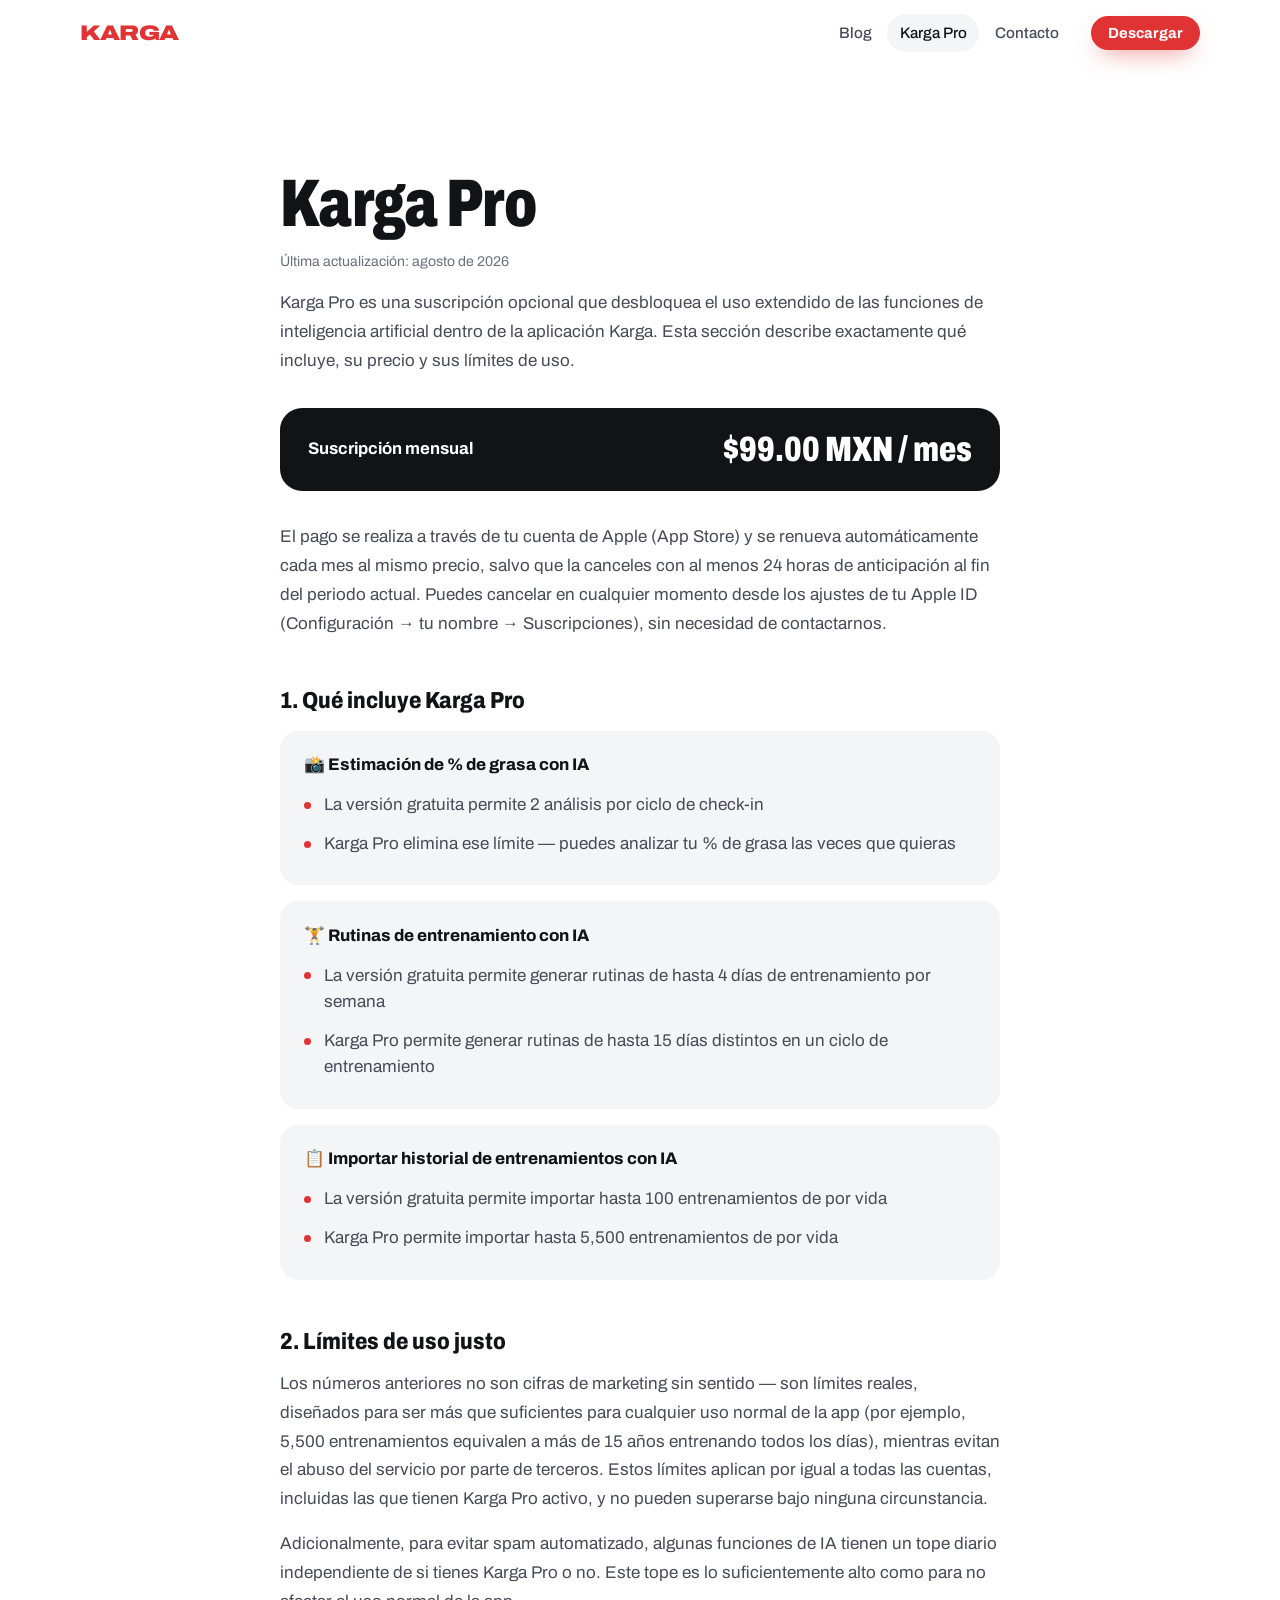
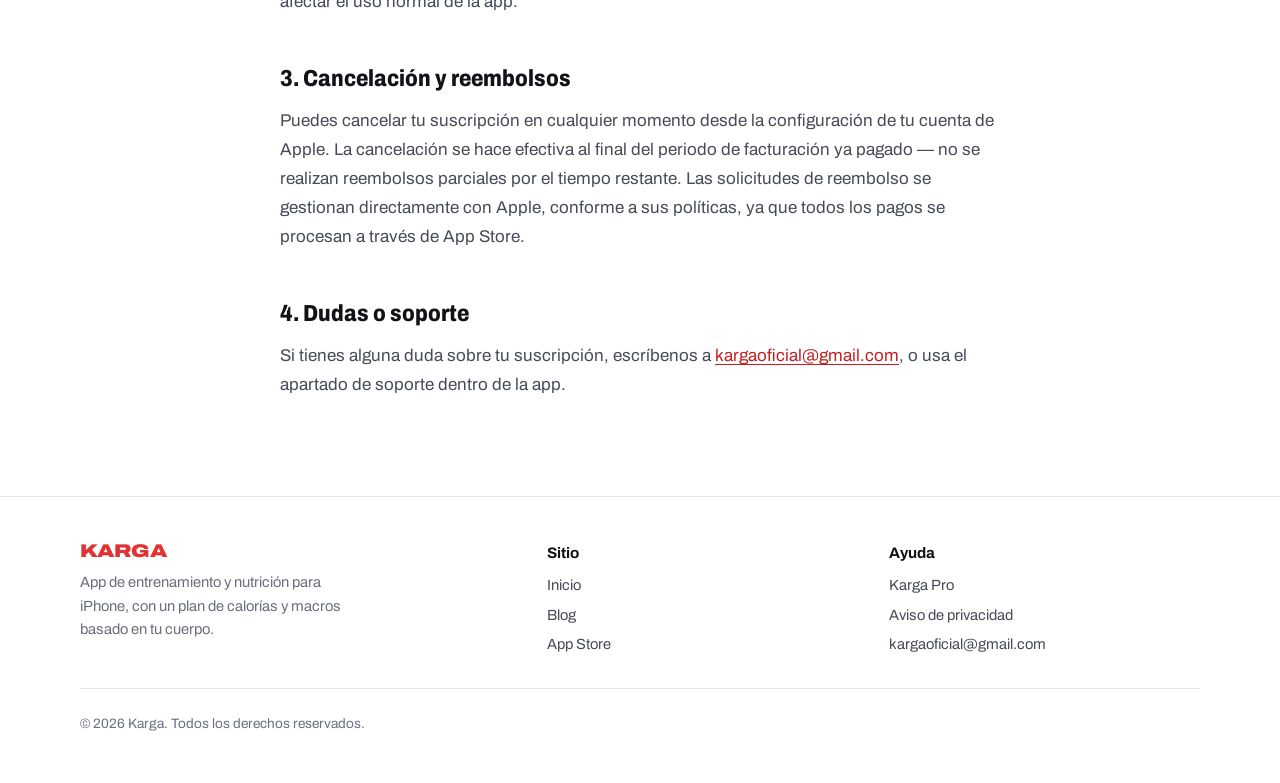
<file: karga-pro.html>
<!DOCTYPE html>
<html lang="es">
<head>
  <meta charset="UTF-8" />
  <meta name="viewport" content="width=device-width, initial-scale=1.0" />
  <title>Karga Pro — Suscripción, precio y límites de uso</title>
  <meta name="description" content="Qué incluye Karga Pro, cuánto cuesta ($99 MXN al mes), sus límites de uso justo y cómo cancelar." />
  <link rel="canonical" href="https://karga.fit/karga-pro.html" />
  <meta name="theme-color" content="#ffffff" />
  <link rel="preload" href="/assets/fonts/archivo-wdth.woff2" as="font" type="font/woff2" crossorigin />
  <link rel="stylesheet" href="/assets/karga.css" />
  <link rel="stylesheet" href="/assets/legal.css" />
  <!-- PostHog: analítica del SITIO WEB karga.fit (no de la app). Todos los eventos llevan origen="sitio_web". -->
  <script>
    !function(t,e){var o,n,p,r;e.__SV||(window.posthog=e,e._i=[],e.init=function(i,s,a){function g(t,e){var o=e.split(".");2==o.length&&(t=t[o[0]],e=o[1]),t[e]=function(){t.push([e].concat(Array.prototype.slice.call(arguments,0)))}}(p=t.createElement("script")).type="text/javascript",p.crossOrigin="anonymous",p.async=!0,p.src=s.api_host.replace(".i.posthog.com","-assets.i.posthog.com")+"/static/array.js",(r=t.getElementsByTagName("script")[0]).parentNode.insertBefore(p,r);var u=e;for(void 0!==a?u=e[a]=[]:a="posthog",u.people=u.people||[],u.toString=function(t){var e="posthog";return"posthog"!==a&&(e+="."+a),t||(e+=" (stub)"),e},u.people.toString=function(){return u.toString(1)+".people (stub)"},o="init capture register register_once register_for_session unregister unregister_for_session getFeatureFlag getFeatureFlagPayload isFeatureEnabled reloadFeatureFlags updateEarlyAccessFeatureEnrollment getEarlyAccessFeatures on onFeatureFlags onSessionId getSurveys getActiveMatchingSurveys renderSurvey canRenderSurvey getNextSurveyStep identify setPersonProperties group resetGroups setPersonPropertiesForFlags resetPersonPropertiesForFlags setGroupPropertiesForFlags resetGroupPropertiesForFlags reset get_distinct_id getGroups get_session_id get_session_replay_url alias set_config startSessionRecording stopSessionRecording sessionRecordingStarted captureException loadToolbar get_property getSessionProperty createPersonProfile opt_in_capturing opt_out_capturing has_opted_in_capturing has_opted_out_capturing clear_opt_in_out_capturing debug".split(" "),n=0;n<o.length;n++)g(u,o[n]);e._i.push([i,s,a])},e.__SV=1)}(document,window.posthog||[]);
    posthog.init('phc_qgdXfYAgEPmo5YTQadTfM2Xy9ZpuKxtF4dURbMQUQ3c6', {
      api_host: 'https://us.i.posthog.com',
      person_profiles: 'identified_only',
      disable_session_recording: true,
      loaded: function (ph) { ph.register({ origen: 'sitio_web' }); }
    });
    document.addEventListener('click', function (e) {
      var a = e.target.closest && e.target.closest('a[href*="apps.apple.com"]');
      if (a && window.posthog) {
        posthog.capture('web_clic_app_store', { origen: 'sitio_web', pagina: location.pathname }, { send_instantly: true });
      }
    });
  </script>
</head>
<body>
  <a class="skip" href="#contenido">Saltar al contenido</a>
  <header class="topbar">
    <div class="topbar-inner">
      <a class="logo" href="/" aria-label="Karga, inicio">KARGA</a>
      <nav aria-label="Principal">
        <a href="/blog/">Blog</a>
        <a class="nav-extra" href="/karga-pro.html" aria-current="page">Karga Pro</a>
        <a href="/#contact">Contacto</a>
      </nav>
      <a class="btn btn-red" href="https://apps.apple.com/mx/app/karga/id6763583051">Descargar</a>
    </div>
  </header>

  <main class="doc" id="contenido">
    <div>

    <h2 class="page-title">Karga Pro</h2>
    <p style="color: var(--muted); font-size: 0.88rem;">Última actualización: agosto de 2026</p>

    <p>
      Karga Pro es una suscripción opcional que desbloquea el uso extendido de las funciones de
      inteligencia artificial dentro de la aplicación Karga. Esta sección describe exactamente qué
      incluye, su precio y sus límites de uso.
    </p>

    <div class="price-box">
      <span class="label">Suscripción mensual</span>
      <span class="amount">$99.00 MXN / mes</span>
    </div>
    <p>
      El pago se realiza a través de tu cuenta de Apple (App Store) y se renueva automáticamente cada
      mes al mismo precio, salvo que la canceles con al menos 24 horas de anticipación al fin del
      periodo actual. Puedes cancelar en cualquier momento desde los ajustes de tu Apple ID
      (Configuración → tu nombre → Suscripciones), sin necesidad de contactarnos.
    </p>

    <h2>1. Qué incluye Karga Pro</h2>

    <div class="card">
      <strong>📸 Estimación de % de grasa con IA</strong>
      <ul>
        <li>La versión gratuita permite 2 análisis por ciclo de check-in</li>
        <li>Karga Pro elimina ese límite — puedes analizar tu % de grasa las veces que quieras</li>
      </ul>
    </div>

    <div class="card">
      <strong>🏋️ Rutinas de entrenamiento con IA</strong>
      <ul>
        <li>La versión gratuita permite generar rutinas de hasta 4 días de entrenamiento por semana</li>
        <li>Karga Pro permite generar rutinas de hasta 15 días distintos en un ciclo de entrenamiento</li>
      </ul>
    </div>

    <div class="card">
      <strong>📋 Importar historial de entrenamientos con IA</strong>
      <ul>
        <li>La versión gratuita permite importar hasta 100 entrenamientos de por vida</li>
        <li>Karga Pro permite importar hasta 5,500 entrenamientos de por vida</li>
      </ul>
    </div>

    <h2>2. Límites de uso justo</h2>
    <p>
      Los números anteriores no son cifras de marketing sin sentido — son límites reales, diseñados
      para ser más que suficientes para cualquier uso normal de la app (por ejemplo, 5,500
      entrenamientos equivalen a más de 15 años entrenando todos los días), mientras evitan el abuso
      del servicio por parte de terceros. Estos límites aplican por igual a todas las cuentas,
      incluidas las que tienen Karga Pro activo, y no pueden superarse bajo ninguna circunstancia.
    </p>
    <p>
      Adicionalmente, para evitar spam automatizado, algunas funciones de IA tienen un tope diario
      independiente de si tienes Karga Pro o no. Este tope es lo suficientemente alto como para no
      afectar el uso normal de la app.
    </p>

    <h2>3. Cancelación y reembolsos</h2>
    <p>
      Puedes cancelar tu suscripción en cualquier momento desde la configuración de tu cuenta de Apple.
      La cancelación se hace efectiva al final del periodo de facturación ya pagado — no se realizan
      reembolsos parciales por el tiempo restante. Las solicitudes de reembolso se gestionan
      directamente con Apple, conforme a sus políticas, ya que todos los pagos se procesan a través
      de App Store.
    </p>

    <h2>4. Dudas o soporte</h2>
    <p>
      Si tienes alguna duda sobre tu suscripción, escríbenos a
      <a href="mailto:kargaoficial@gmail.com" style="color: var(--accent);">kargaoficial@gmail.com</a>,
      o usa el apartado de soporte dentro de la app.
    </p>
    </div>
  </main>

  <footer class="site-footer">
    <div class="site-footer-inner">
      <div>
        <a class="logo" href="/">KARGA</a>
        <p>App de entrenamiento y nutrición para iPhone, con un plan de calorías y macros basado en tu cuerpo.</p>
      </div>
      <div>
        <h2>Sitio</h2>
        <ul>
          <li><a href="/">Inicio</a></li>
          <li><a href="/blog/">Blog</a></li>
          <li><a href="https://apps.apple.com/mx/app/karga/id6763583051">App Store</a></li>
        </ul>
      </div>
      <div>
        <h2>Ayuda</h2>
        <ul>
          <li><a href="/karga-pro.html">Karga Pro</a></li>
          <li><a href="/privacidad.html">Aviso de privacidad</a></li>
          <li><a href="mailto:kargaoficial@gmail.com">kargaoficial@gmail.com</a></li>
        </ul>
      </div>
      <p class="legal">© 2026 Karga. Todos los derechos reservados.</p>
    </div>
  </footer>
</body>
</html>
</file>
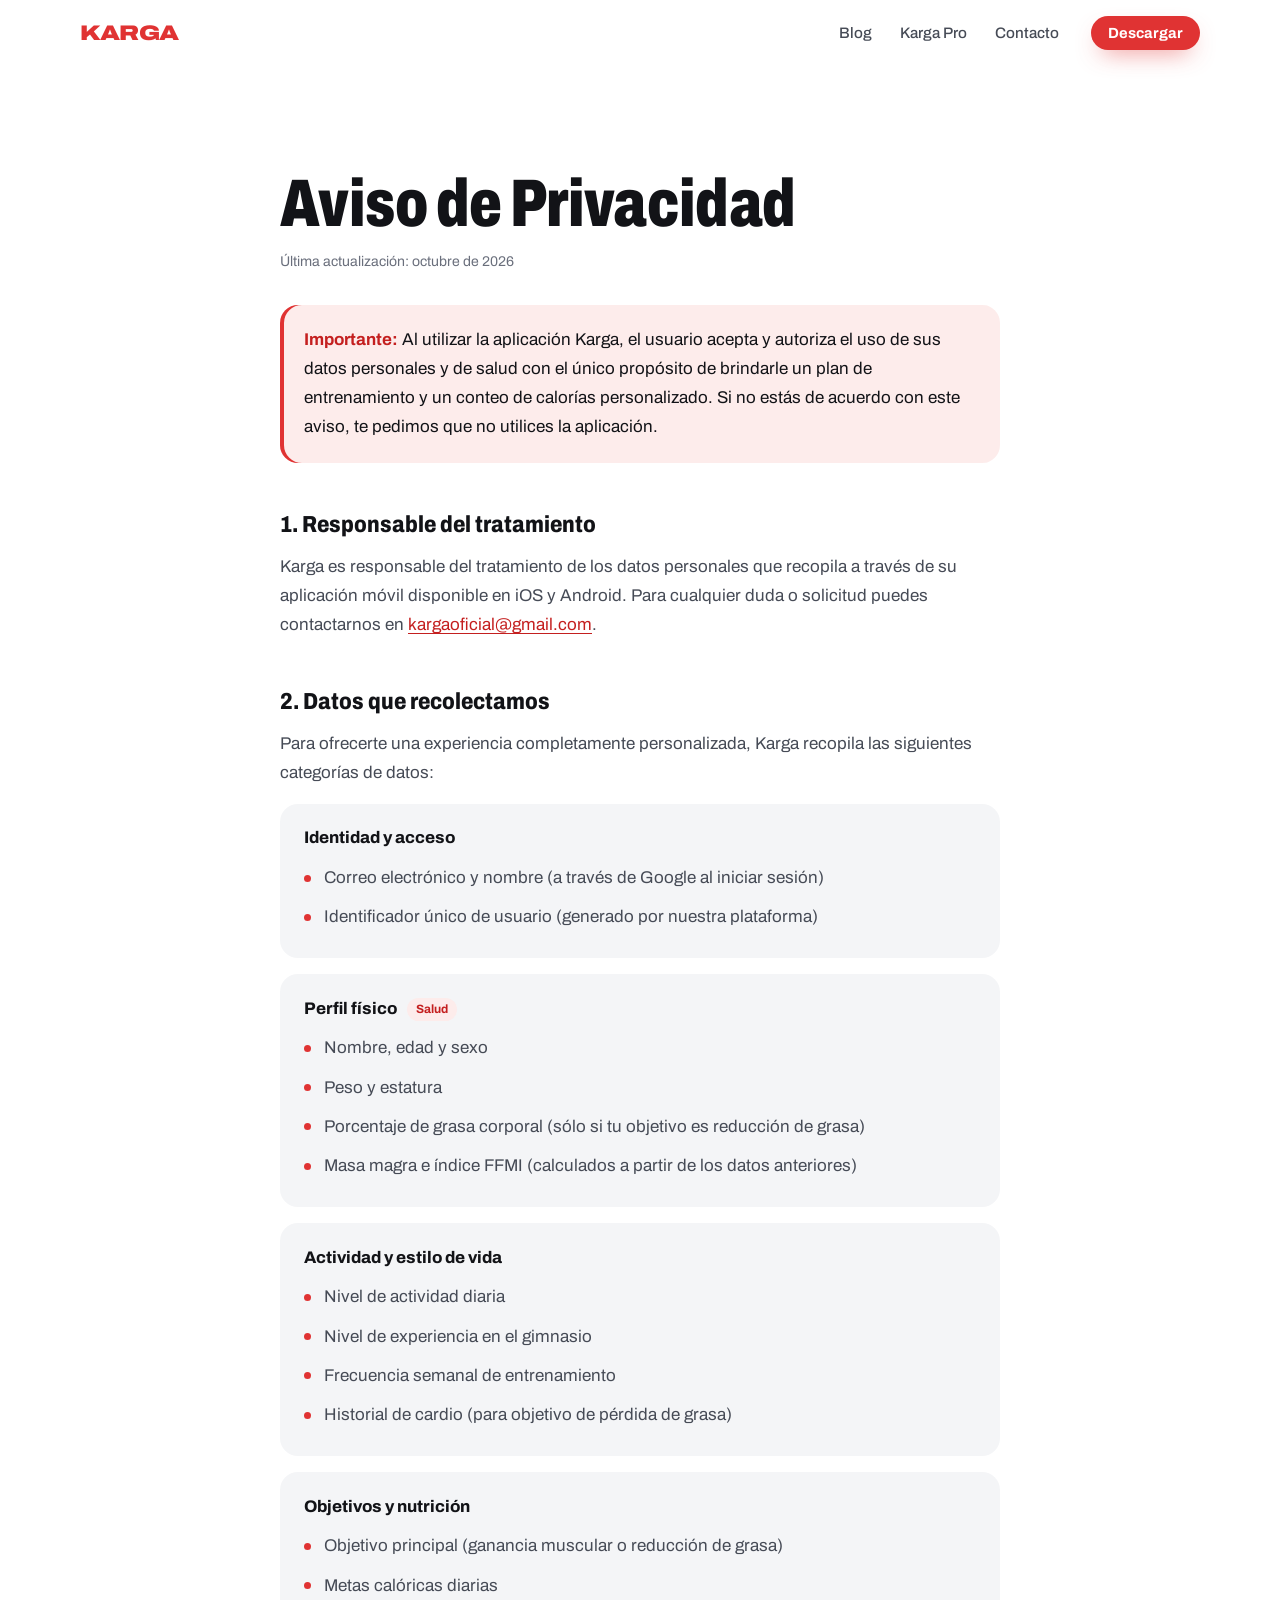
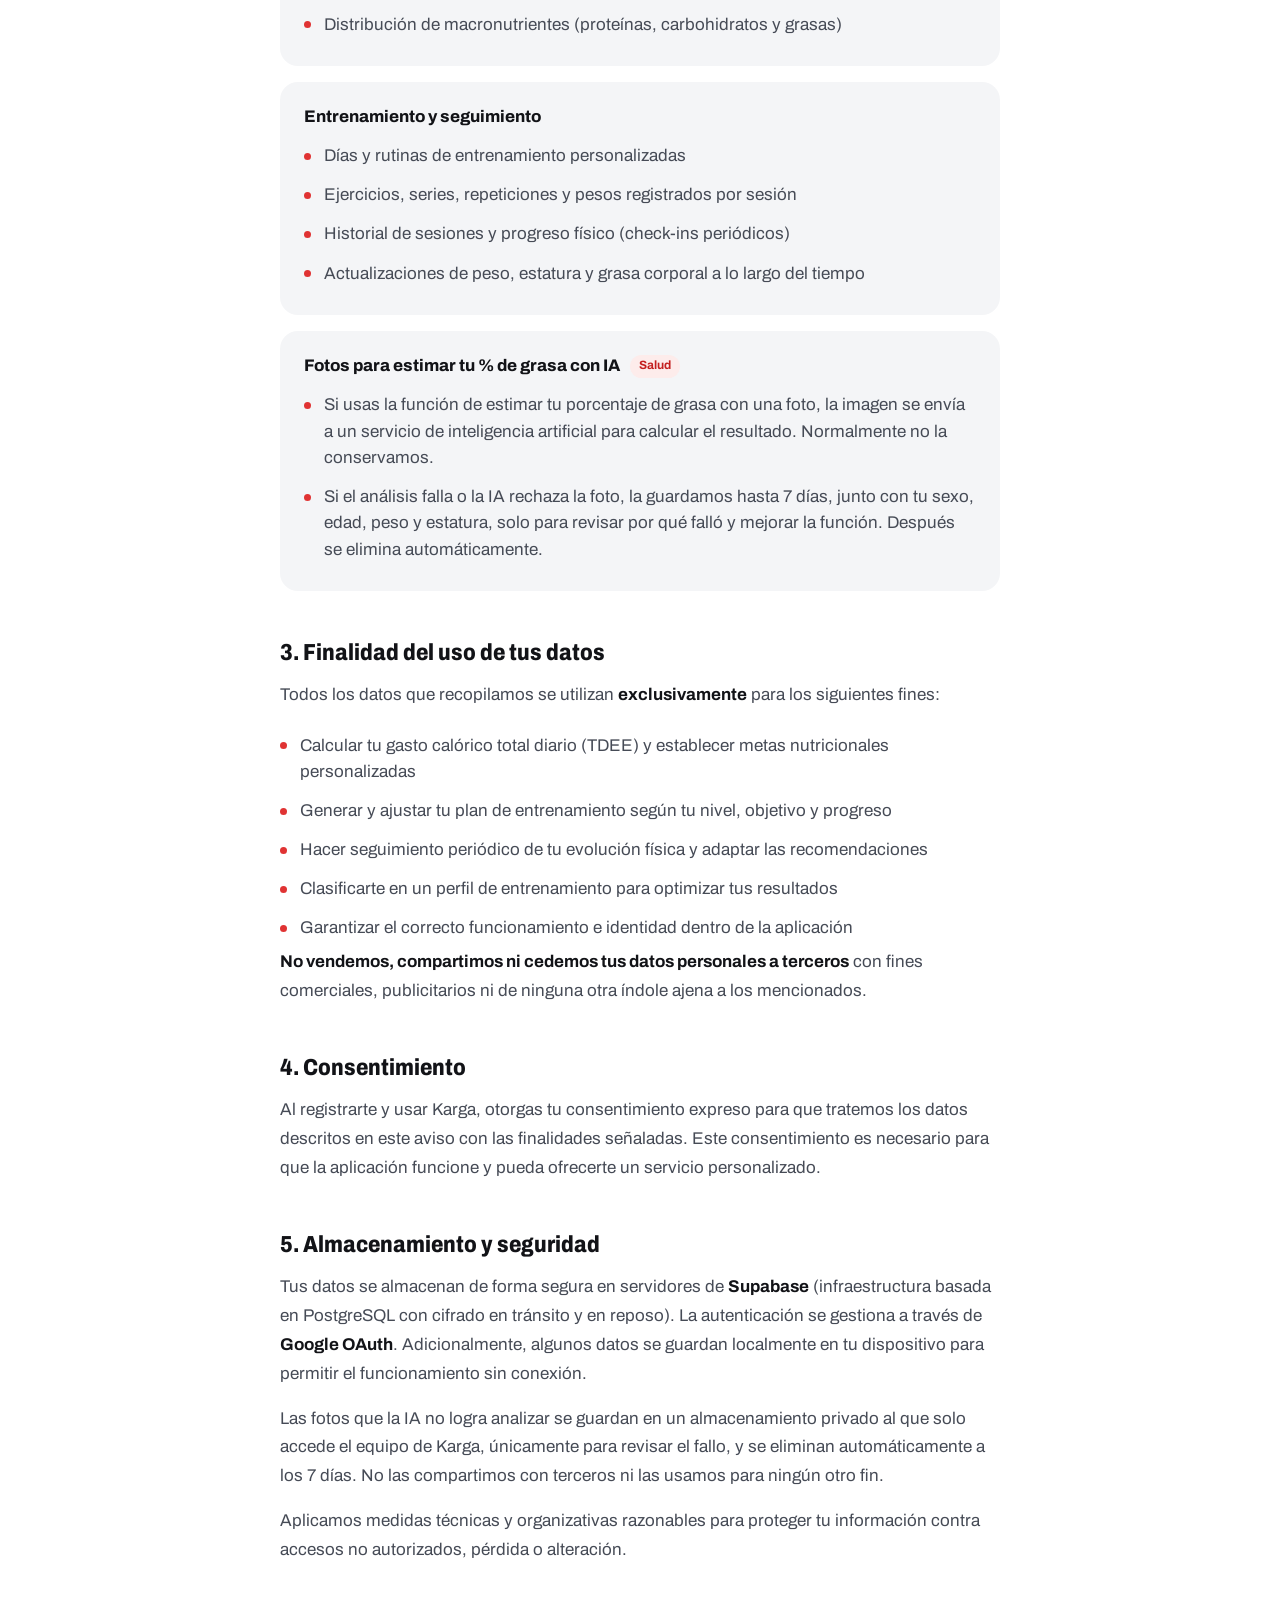
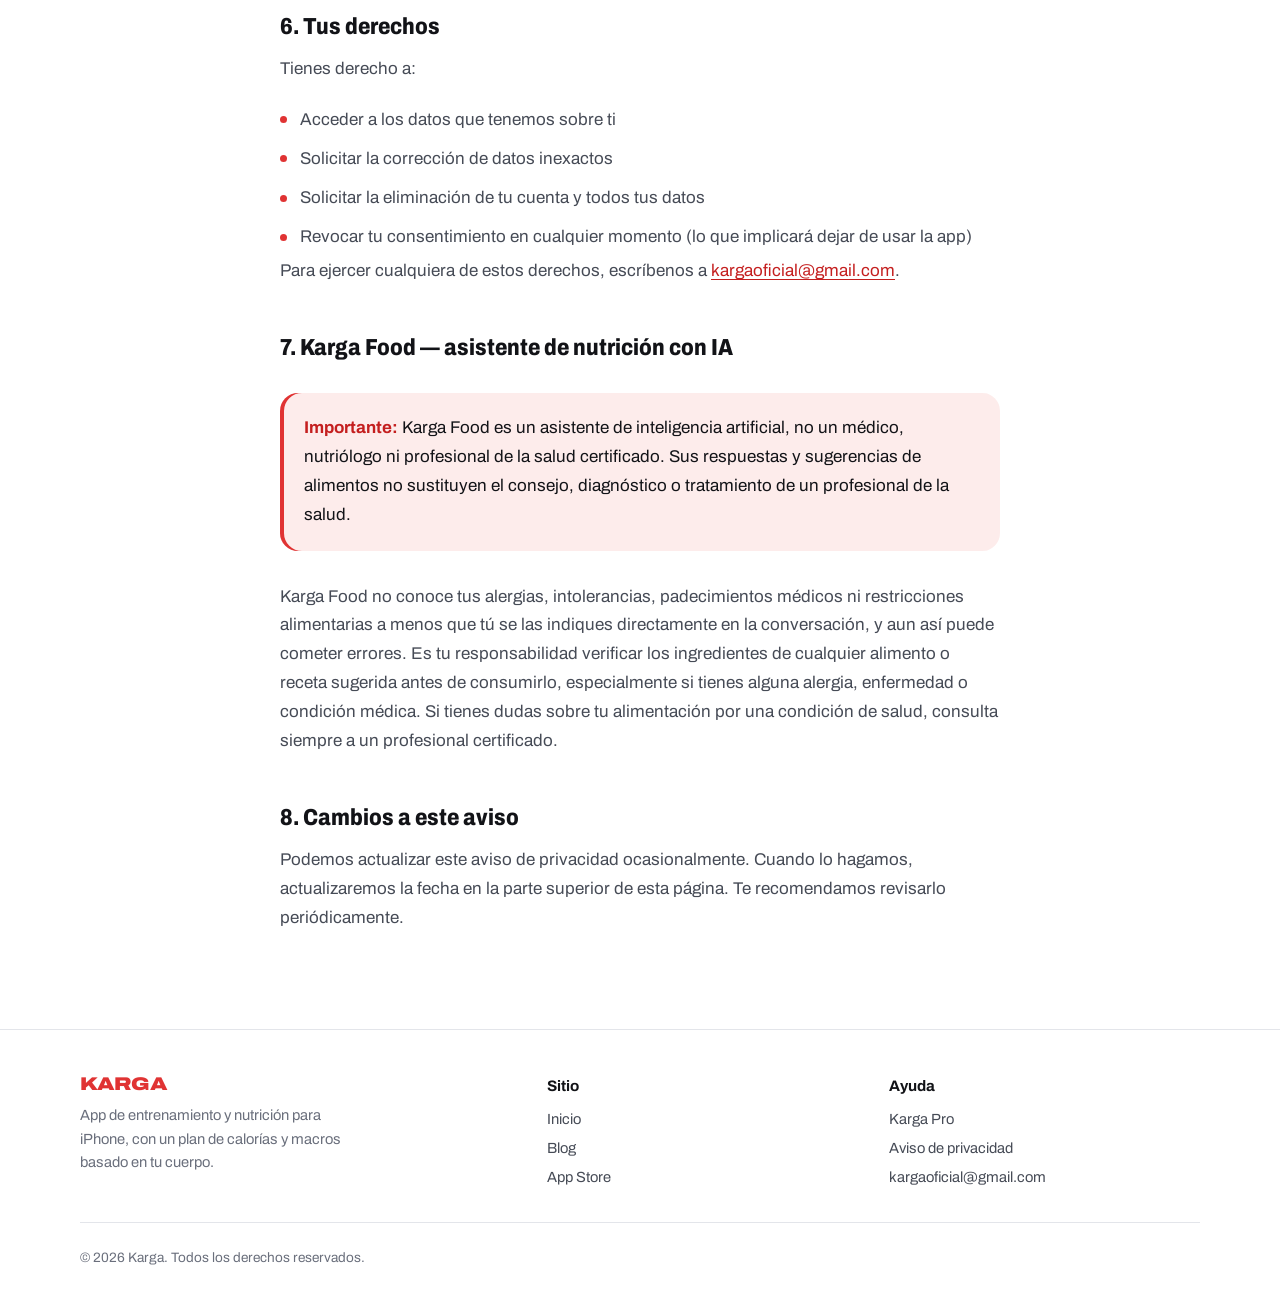
<file: privacidad.html>
<!DOCTYPE html>
<html lang="es">
<head>
  <meta charset="UTF-8" />
  <meta name="viewport" content="width=device-width, initial-scale=1.0" />
  <title>Aviso de Privacidad — Karga</title>
  <meta name="description" content="Aviso de privacidad de la aplicación Karga: qué datos recopilamos, para qué los usamos y cuáles son tus derechos." />
  <link rel="canonical" href="https://karga.fit/privacidad.html" />
  <meta name="theme-color" content="#ffffff" />
  <link rel="preload" href="/assets/fonts/archivo-wdth.woff2" as="font" type="font/woff2" crossorigin />
  <link rel="stylesheet" href="/assets/karga.css" />
  <link rel="stylesheet" href="/assets/legal.css" />
  <!-- PostHog: analítica del SITIO WEB karga.fit (no de la app). Todos los eventos llevan origen="sitio_web". -->
  <script>
    !function(t,e){var o,n,p,r;e.__SV||(window.posthog=e,e._i=[],e.init=function(i,s,a){function g(t,e){var o=e.split(".");2==o.length&&(t=t[o[0]],e=o[1]),t[e]=function(){t.push([e].concat(Array.prototype.slice.call(arguments,0)))}}(p=t.createElement("script")).type="text/javascript",p.crossOrigin="anonymous",p.async=!0,p.src=s.api_host.replace(".i.posthog.com","-assets.i.posthog.com")+"/static/array.js",(r=t.getElementsByTagName("script")[0]).parentNode.insertBefore(p,r);var u=e;for(void 0!==a?u=e[a]=[]:a="posthog",u.people=u.people||[],u.toString=function(t){var e="posthog";return"posthog"!==a&&(e+="."+a),t||(e+=" (stub)"),e},u.people.toString=function(){return u.toString(1)+".people (stub)"},o="init capture register register_once register_for_session unregister unregister_for_session getFeatureFlag getFeatureFlagPayload isFeatureEnabled reloadFeatureFlags updateEarlyAccessFeatureEnrollment getEarlyAccessFeatures on onFeatureFlags onSessionId getSurveys getActiveMatchingSurveys renderSurvey canRenderSurvey getNextSurveyStep identify setPersonProperties group resetGroups setPersonPropertiesForFlags resetPersonPropertiesForFlags setGroupPropertiesForFlags resetGroupPropertiesForFlags reset get_distinct_id getGroups get_session_id get_session_replay_url alias set_config startSessionRecording stopSessionRecording sessionRecordingStarted captureException loadToolbar get_property getSessionProperty createPersonProfile opt_in_capturing opt_out_capturing has_opted_in_capturing has_opted_out_capturing clear_opt_in_out_capturing debug".split(" "),n=0;n<o.length;n++)g(u,o[n]);e._i.push([i,s,a])},e.__SV=1)}(document,window.posthog||[]);
    posthog.init('phc_qgdXfYAgEPmo5YTQadTfM2Xy9ZpuKxtF4dURbMQUQ3c6', {
      api_host: 'https://us.i.posthog.com',
      person_profiles: 'identified_only',
      disable_session_recording: true,
      loaded: function (ph) { ph.register({ origen: 'sitio_web' }); }
    });
    document.addEventListener('click', function (e) {
      var a = e.target.closest && e.target.closest('a[href*="apps.apple.com"]');
      if (a && window.posthog) {
        posthog.capture('web_clic_app_store', { origen: 'sitio_web', pagina: location.pathname }, { send_instantly: true });
      }
    });
  </script>
</head>
<body>
  <a class="skip" href="#contenido">Saltar al contenido</a>
  <header class="topbar">
    <div class="topbar-inner">
      <a class="logo" href="/" aria-label="Karga, inicio">KARGA</a>
      <nav aria-label="Principal">
        <a href="/blog/">Blog</a>
        <a class="nav-extra" href="/karga-pro.html">Karga Pro</a>
        <a href="/#contact">Contacto</a>
      </nav>
      <a class="btn btn-red" href="https://apps.apple.com/mx/app/karga/id6763583051">Descargar</a>
    </div>
  </header>

  <main class="doc" id="contenido">
    <div>

    <h2 class="page-title">Aviso de Privacidad</h2>
    <p style="color: var(--muted); font-size: 0.88rem;">Última actualización: octubre de 2026</p>

    <!-- Consentimiento -->
    <div class="consent-box">
      <p>
        <strong style="color: var(--accent); display: inline;">Importante:</strong>
        Al utilizar la aplicación Karga, el usuario acepta y autoriza el uso de sus datos personales y de salud
        con el único propósito de brindarle un plan de entrenamiento y un conteo de calorías personalizado.
        Si no estás de acuerdo con este aviso, te pedimos que no utilices la aplicación.
      </p>
    </div>

    <!-- Responsable -->
    <h2>1. Responsable del tratamiento</h2>
    <p>
      Karga es responsable del tratamiento de los datos personales que recopila a través de su aplicación móvil
      disponible en iOS y Android. Para cualquier duda o solicitud puedes contactarnos en
      <a href="mailto:kargaoficial@gmail.com" style="color: var(--accent);">kargaoficial@gmail.com</a>.
    </p>

    <!-- Datos que recolectamos -->
    <h2>2. Datos que recolectamos</h2>
    <p>Para ofrecerte una experiencia completamente personalizada, Karga recopila las siguientes categorías de datos:</p>

    <div class="card">
      <strong>Identidad y acceso</strong>
      <ul>
        <li>Correo electrónico y nombre (a través de Google al iniciar sesión)</li>
        <li>Identificador único de usuario (generado por nuestra plataforma)</li>
      </ul>
    </div>

    <div class="card">
      <strong>Perfil físico <span class="badge">Salud</span></strong>
      <ul>
        <li>Nombre, edad y sexo</li>
        <li>Peso y estatura</li>
        <li>Porcentaje de grasa corporal (sólo si tu objetivo es reducción de grasa)</li>
        <li>Masa magra e índice FFMI (calculados a partir de los datos anteriores)</li>
      </ul>
    </div>

    <div class="card">
      <strong>Actividad y estilo de vida</strong>
      <ul>
        <li>Nivel de actividad diaria</li>
        <li>Nivel de experiencia en el gimnasio</li>
        <li>Frecuencia semanal de entrenamiento</li>
        <li>Historial de cardio (para objetivo de pérdida de grasa)</li>
      </ul>
    </div>

    <div class="card">
      <strong>Objetivos y nutrición</strong>
      <ul>
        <li>Objetivo principal (ganancia muscular o reducción de grasa)</li>
        <li>Metas calóricas diarias</li>
        <li>Distribución de macronutrientes (proteínas, carbohidratos y grasas)</li>
      </ul>
    </div>

    <div class="card">
      <strong>Entrenamiento y seguimiento</strong>
      <ul>
        <li>Días y rutinas de entrenamiento personalizadas</li>
        <li>Ejercicios, series, repeticiones y pesos registrados por sesión</li>
        <li>Historial de sesiones y progreso físico (check-ins periódicos)</li>
        <li>Actualizaciones de peso, estatura y grasa corporal a lo largo del tiempo</li>
      </ul>
    </div>

    <div class="card">
      <strong>Fotos para estimar tu % de grasa con IA <span class="badge">Salud</span></strong>
      <ul>
        <li>Si usas la función de estimar tu porcentaje de grasa con una foto, la imagen se envía a un servicio de inteligencia artificial para calcular el resultado. Normalmente no la conservamos.</li>
        <li>Si el análisis falla o la IA rechaza la foto, la guardamos hasta 7 días, junto con tu sexo, edad, peso y estatura, solo para revisar por qué falló y mejorar la función. Después se elimina automáticamente.</li>
      </ul>
    </div>

    <!-- Para qué usamos los datos -->
    <h2>3. Finalidad del uso de tus datos</h2>
    <p>Todos los datos que recopilamos se utilizan <strong>exclusivamente</strong> para los siguientes fines:</p>
    <ul>
      <li>Calcular tu gasto calórico total diario (TDEE) y establecer metas nutricionales personalizadas</li>
      <li>Generar y ajustar tu plan de entrenamiento según tu nivel, objetivo y progreso</li>
      <li>Hacer seguimiento periódico de tu evolución física y adaptar las recomendaciones</li>
      <li>Clasificarte en un perfil de entrenamiento para optimizar tus resultados</li>
      <li>Garantizar el correcto funcionamiento e identidad dentro de la aplicación</li>
    </ul>

    <p>
      <strong>No vendemos, compartimos ni cedemos tus datos personales a terceros</strong> con fines
      comerciales, publicitarios ni de ninguna otra índole ajena a los mencionados.
    </p>

    <!-- Consentimiento del usuario -->
    <h2>4. Consentimiento</h2>
    <p>
      Al registrarte y usar Karga, otorgas tu consentimiento expreso para que tratemos los datos descritos
      en este aviso con las finalidades señaladas. Este consentimiento es necesario para que la aplicación
      funcione y pueda ofrecerte un servicio personalizado.
    </p>

    <!-- Almacenamiento -->
    <h2>5. Almacenamiento y seguridad</h2>
    <p>
      Tus datos se almacenan de forma segura en servidores de <strong>Supabase</strong> (infraestructura basada en
      PostgreSQL con cifrado en tránsito y en reposo). La autenticación se gestiona a través de
      <strong>Google OAuth</strong>. Adicionalmente, algunos datos se guardan localmente en tu dispositivo para
      permitir el funcionamiento sin conexión.
    </p>
    <p>
      Las fotos que la IA no logra analizar se guardan en un almacenamiento privado al que solo accede el equipo
      de Karga, únicamente para revisar el fallo, y se eliminan automáticamente a los 7 días. No las compartimos
      con terceros ni las usamos para ningún otro fin.
    </p>
    <p>
      Aplicamos medidas técnicas y organizativas razonables para proteger tu información contra accesos
      no autorizados, pérdida o alteración.
    </p>

    <!-- Derechos -->
    <h2>6. Tus derechos</h2>
    <p>Tienes derecho a:</p>
    <ul>
      <li>Acceder a los datos que tenemos sobre ti</li>
      <li>Solicitar la corrección de datos inexactos</li>
      <li>Solicitar la eliminación de tu cuenta y todos tus datos</li>
      <li>Revocar tu consentimiento en cualquier momento (lo que implicará dejar de usar la app)</li>
    </ul>
    <p>
      Para ejercer cualquiera de estos derechos, escríbenos a
      <a href="mailto:kargaoficial@gmail.com" style="color: var(--accent);">kargaoficial@gmail.com</a>.
    </p>

    <!-- Karga Food / IA -->
    <h2>7. Karga Food — asistente de nutrición con IA</h2>
    <div class="consent-box">
      <p>
        <strong style="color: var(--accent); display: inline;">Importante:</strong>
        Karga Food es un asistente de inteligencia artificial, no un médico, nutriólogo ni profesional de la
        salud certificado. Sus respuestas y sugerencias de alimentos no sustituyen el consejo, diagnóstico
        o tratamiento de un profesional de la salud.
      </p>
    </div>
    <p>
      Karga Food no conoce tus alergias, intolerancias, padecimientos médicos ni restricciones alimentarias
      a menos que tú se las indiques directamente en la conversación, y aun así puede cometer errores. Es tu
      responsabilidad verificar los ingredientes de cualquier alimento o receta sugerida antes de consumirlo,
      especialmente si tienes alguna alergia, enfermedad o condición médica. Si tienes dudas sobre tu
      alimentación por una condición de salud, consulta siempre a un profesional certificado.
    </p>

    <!-- Cambios -->
    <h2>8. Cambios a este aviso</h2>
    <p>
      Podemos actualizar este aviso de privacidad ocasionalmente. Cuando lo hagamos, actualizaremos la
      fecha en la parte superior de esta página. Te recomendamos revisarlo periódicamente.
    </p>
    </div>
  </main>

  <footer class="site-footer">
    <div class="site-footer-inner">
      <div>
        <a class="logo" href="/">KARGA</a>
        <p>App de entrenamiento y nutrición para iPhone, con un plan de calorías y macros basado en tu cuerpo.</p>
      </div>
      <div>
        <h2>Sitio</h2>
        <ul>
          <li><a href="/">Inicio</a></li>
          <li><a href="/blog/">Blog</a></li>
          <li><a href="https://apps.apple.com/mx/app/karga/id6763583051">App Store</a></li>
        </ul>
      </div>
      <div>
        <h2>Ayuda</h2>
        <ul>
          <li><a href="/karga-pro.html">Karga Pro</a></li>
          <li><a href="/privacidad.html">Aviso de privacidad</a></li>
          <li><a href="mailto:kargaoficial@gmail.com">kargaoficial@gmail.com</a></li>
        </ul>
      </div>
      <p class="legal">© 2026 Karga. Todos los derechos reservados.</p>
    </div>
  </footer>
</body>
</html>
</file>
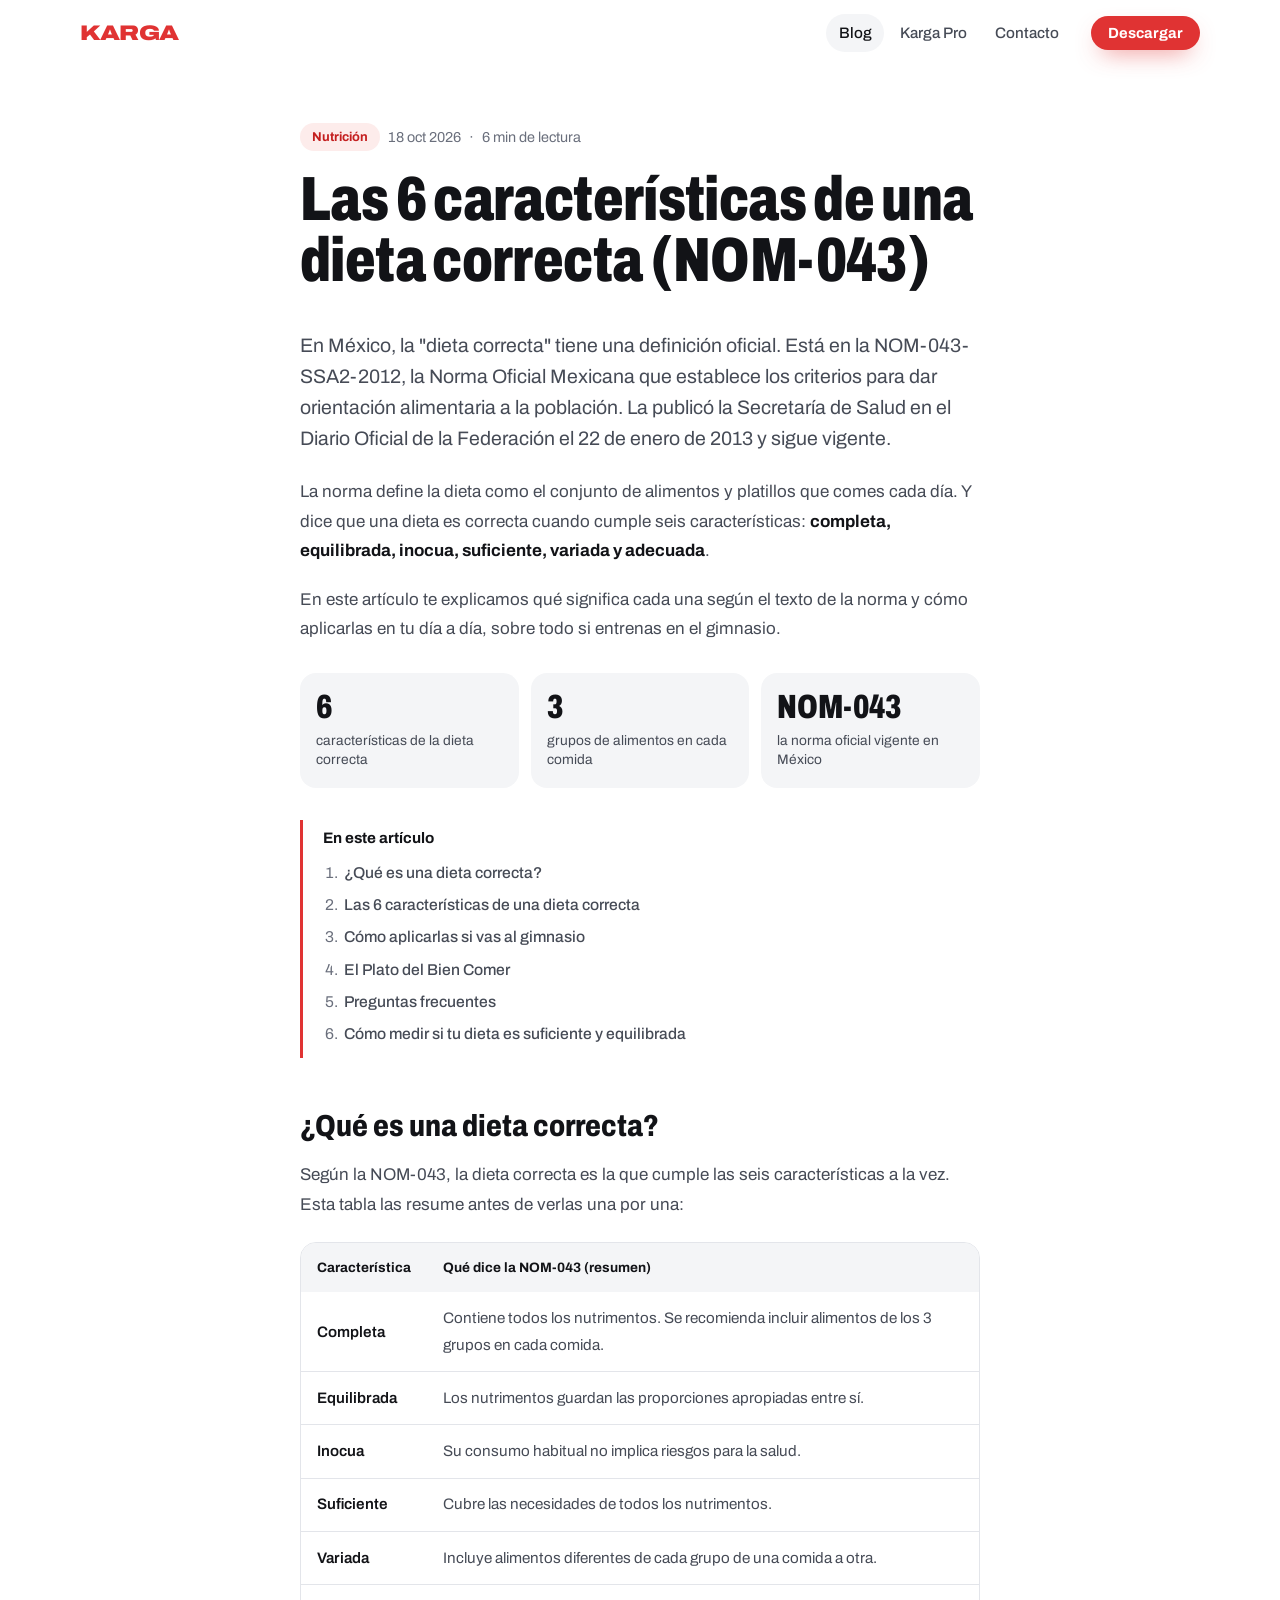
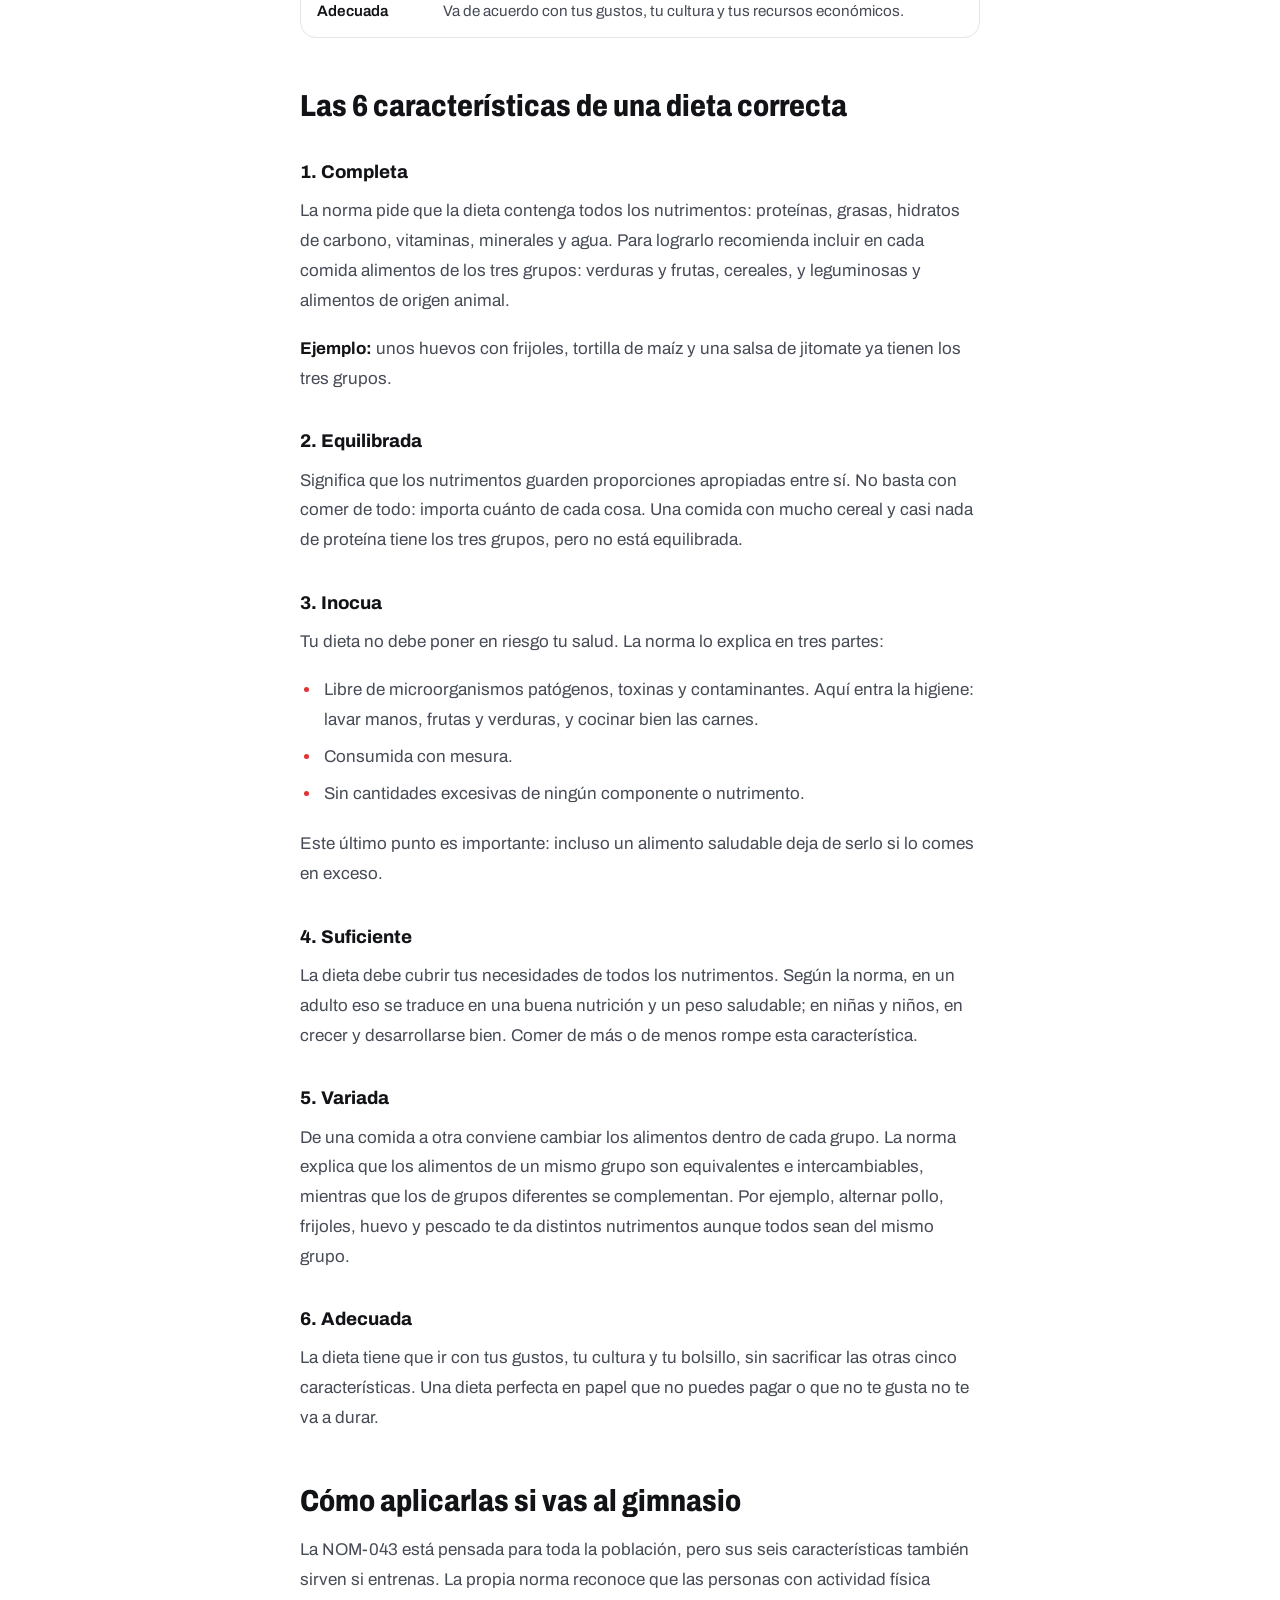
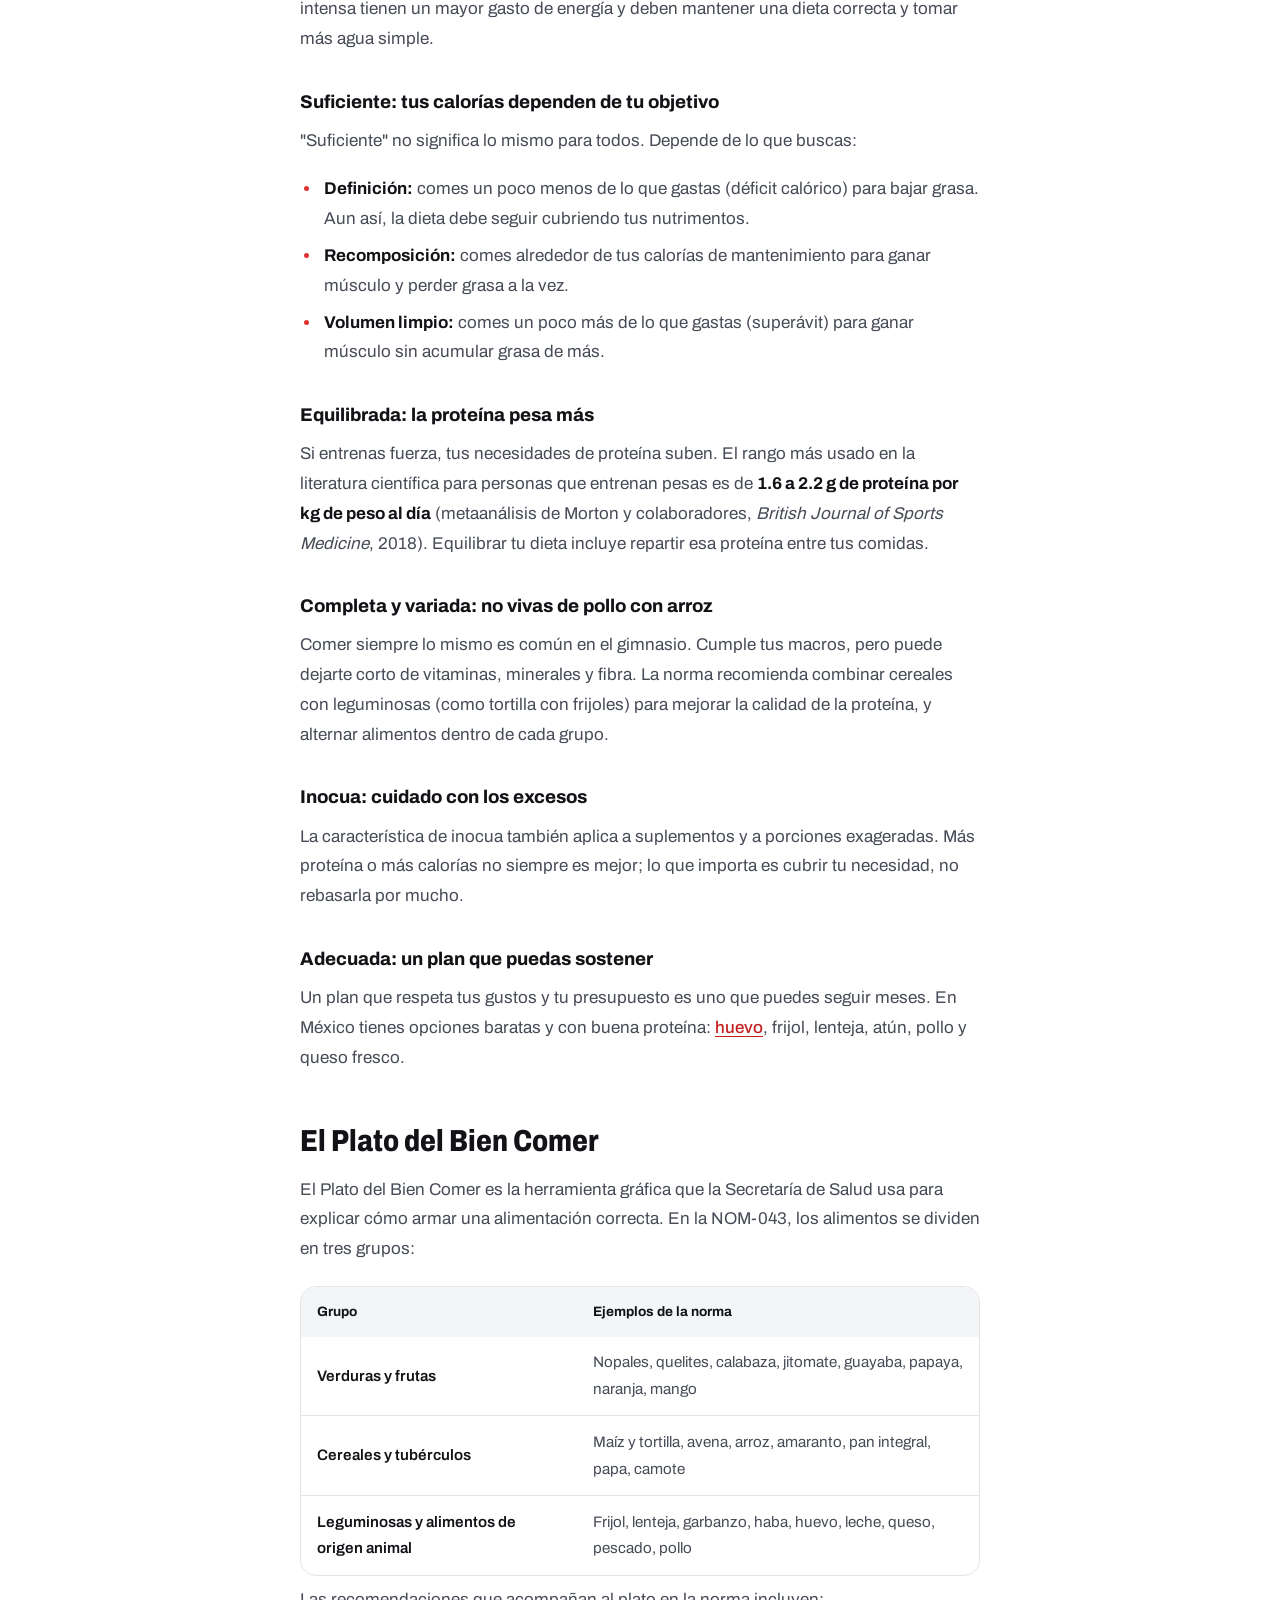
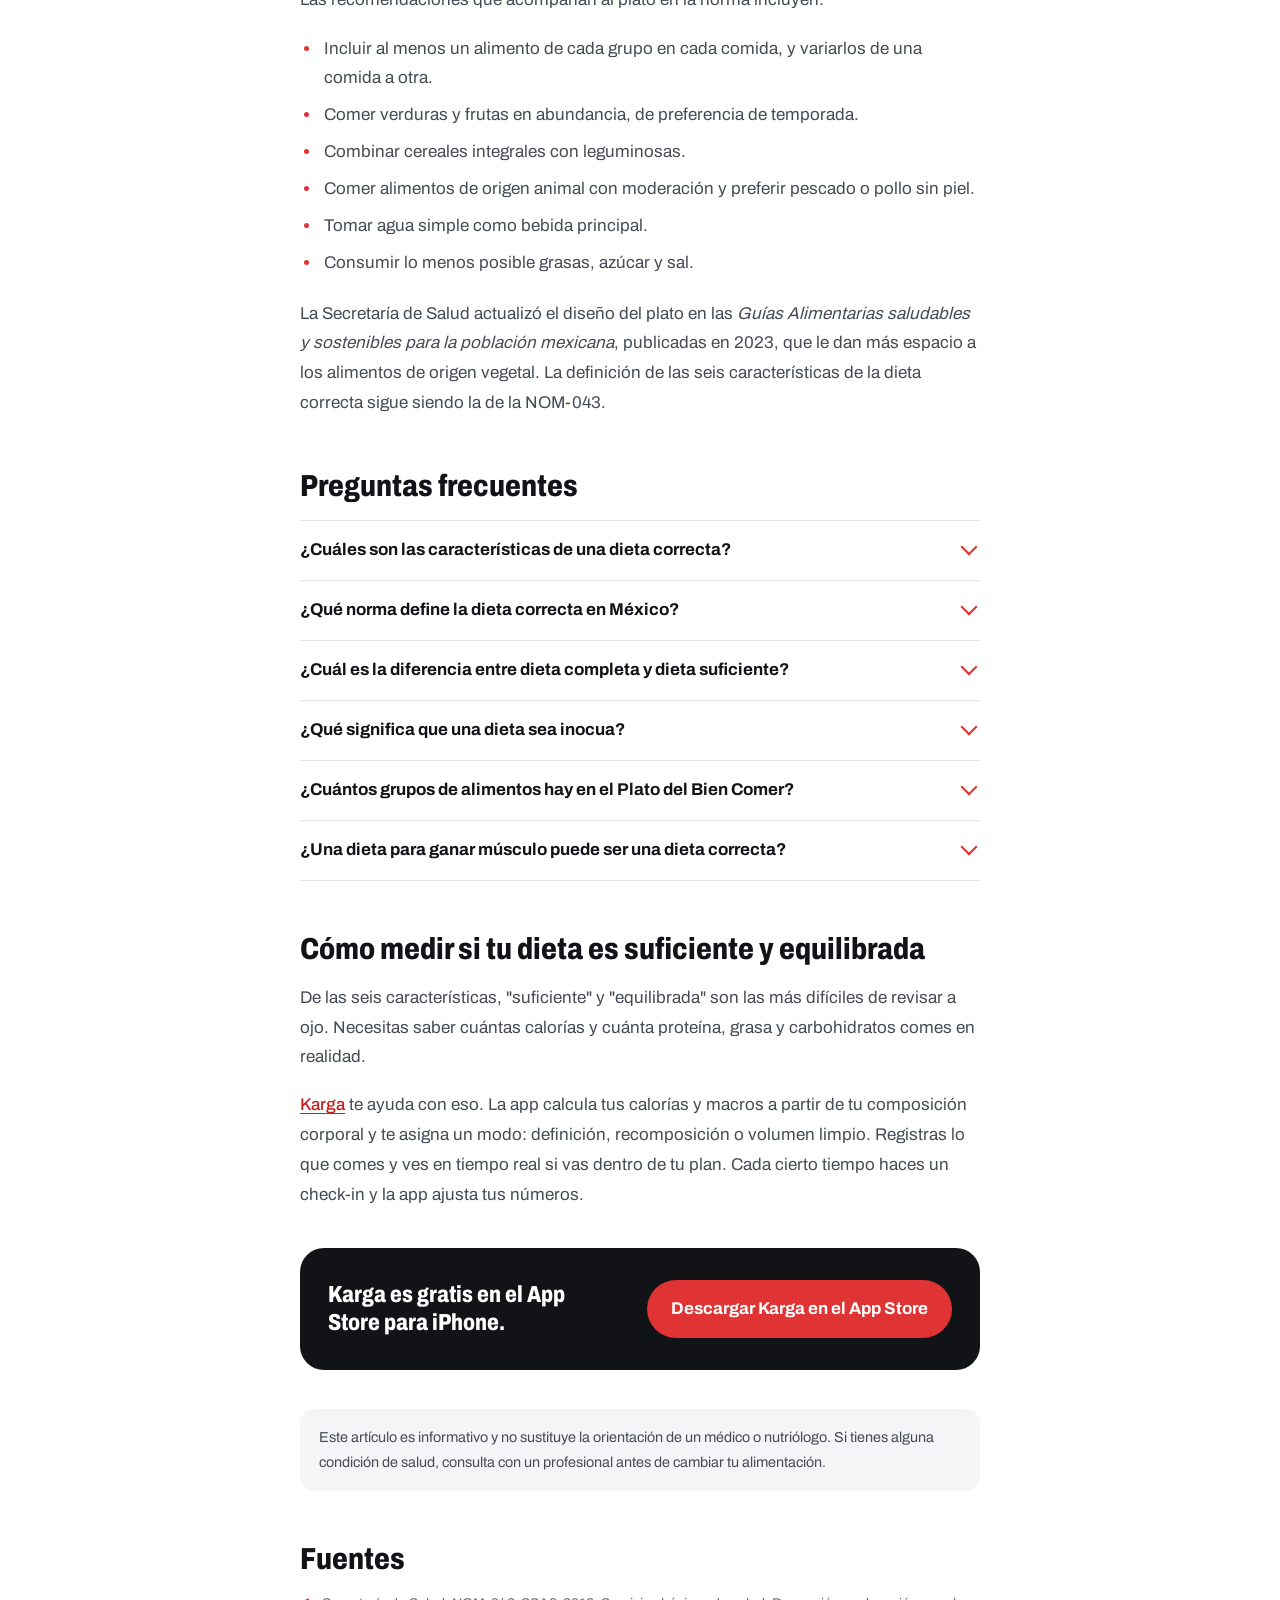
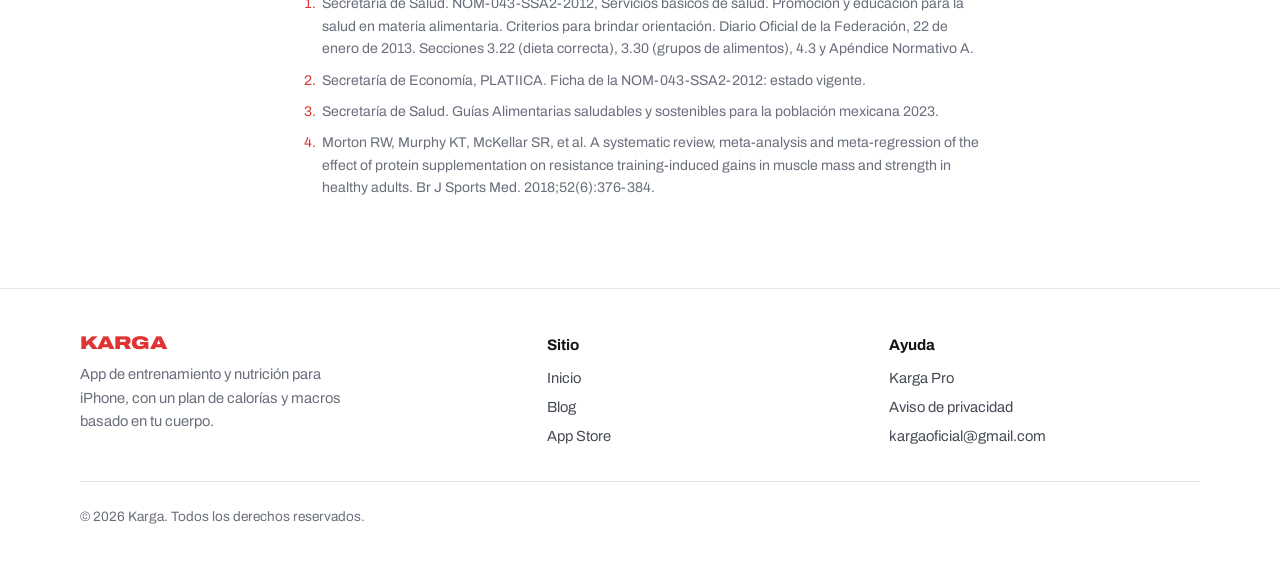
<file: blog/caracteristicas-dieta-correcta-nom-043.html>
<!DOCTYPE html>
<html lang="es">
<head>
  <meta charset="UTF-8" />
  <meta name="viewport" content="width=device-width, initial-scale=1.0" />
  <title>Las 6 características de una dieta correcta (NOM-043) | Karga</title>
  <meta name="description" content="Completa, equilibrada, inocua, suficiente, variada y adecuada: qué significa cada característica de la dieta correcta según la NOM-043 y cómo aplicarla." />
  <link rel="canonical" href="https://karga.fit/blog/caracteristicas-dieta-correcta-nom-043.html" />
  <meta property="og:type" content="article" />
  <meta property="og:site_name" content="Karga" />
  <meta property="og:title" content="Las 6 características de una dieta correcta (NOM-043) | Karga" />
  <meta property="og:description" content="Completa, equilibrada, inocua, suficiente, variada y adecuada: qué significa cada característica de la dieta correcta según la NOM-043 y cómo aplicarla." />
  <meta property="og:url" content="https://karga.fit/blog/caracteristicas-dieta-correcta-nom-043.html" />
  <meta property="og:locale" content="es_MX" />
  <meta name="twitter:card" content="summary" />
  <script type="application/ld+json">{"@context": "https://schema.org", "@graph": [{"@type": "Article", "headline": "Las 6 características de una dieta correcta (NOM-043)", "description": "Completa, equilibrada, inocua, suficiente, variada y adecuada: qué significa cada característica de la dieta correcta según la NOM-043 y cómo aplicarla.", "inLanguage": "es-MX", "datePublished": "2026-10-18", "dateModified": "2026-10-18", "author": {"@type": "Organization", "name": "Karga"}, "publisher": {"@type": "Organization", "name": "Karga", "url": "https://karga.fit"}, "mainEntityOfPage": "https://karga.fit/blog/caracteristicas-dieta-correcta-nom-043.html"}, {"@type": "MobileApplication", "name": "Karga", "operatingSystem": "iOS", "applicationCategory": "HealthApplication", "url": "https://karga.fit", "description": "App de entrenamiento y nutrición que calcula calorías y macros según tu composición corporal.", "downloadUrl": "https://apps.apple.com/mx/app/karga/id6763583051", "offers": {"@type": "Offer", "price": "0", "priceCurrency": "MXN"}, "inLanguage": "es-MX", "installUrl": "https://apps.apple.com/mx/app/karga/id6763583051"}, {"@type": "FAQPage", "mainEntity": [{"@type": "Question", "name": "¿Cuáles son las características de una dieta correcta?", "acceptedAnswer": {"@type": "Answer", "text": "Según la NOM-043-SSA2-2012 son seis: completa, equilibrada, inocua, suficiente, variada y adecuada."}}, {"@type": "Question", "name": "¿Qué norma define la dieta correcta en México?", "acceptedAnswer": {"@type": "Answer", "text": "La NOM-043-SSA2-2012, \"Servicios básicos de salud. Promoción y educación para la salud en materia alimentaria. Criterios para brindar orientación\". Se publicó en el Diario Oficial de la Federación el 22 de enero de 2013."}}, {"@type": "Question", "name": "¿Cuál es la diferencia entre dieta completa y dieta suficiente?", "acceptedAnswer": {"@type": "Answer", "text": "Completa se refiere a que estén todos los nutrimentos. Suficiente se refiere a que la cantidad cubra tus necesidades. Puedes comer de todos los grupos y aun así quedarte corto o pasarte de calorías."}}, {"@type": "Question", "name": "¿Qué significa que una dieta sea inocua?", "acceptedAnswer": {"@type": "Answer", "text": "Que comerla de forma habitual no represente un riesgo para tu salud: sin microorganismos ni contaminantes, con mesura y sin excesos de ningún nutrimento."}}, {"@type": "Question", "name": "¿Cuántos grupos de alimentos hay en el Plato del Bien Comer?", "acceptedAnswer": {"@type": "Answer", "text": "En la NOM-043 son tres: verduras y frutas; cereales; y leguminosas y alimentos de origen animal. Las guías alimentarias más recientes de la Secretaría de Salud actualizaron el diseño del plato."}}, {"@type": "Question", "name": "¿Una dieta para ganar músculo puede ser una dieta correcta?", "acceptedAnswer": {"@type": "Answer", "text": "Sí, siempre que cumpla las seis características. Lo que cambia es la cantidad: tus calorías y tu proteína se ajustan a tu objetivo y a tu nivel de actividad."}}]}]}</script>
  <meta name="theme-color" content="#ffffff" />
  <link rel="preload" href="/assets/fonts/archivo-wdth.woff2" as="font" type="font/woff2" crossorigin />
  <link rel="stylesheet" href="/assets/karga.css" />
  <link rel="stylesheet" href="/blog/blog.css" />
  <!-- PostHog: analítica del SITIO WEB karga.fit (no de la app). Todos los eventos llevan origen="sitio_web". -->
  <script>
    !function(t,e){var o,n,p,r;e.__SV||(window.posthog=e,e._i=[],e.init=function(i,s,a){function g(t,e){var o=e.split(".");2==o.length&&(t=t[o[0]],e=o[1]),t[e]=function(){t.push([e].concat(Array.prototype.slice.call(arguments,0)))}}(p=t.createElement("script")).type="text/javascript",p.crossOrigin="anonymous",p.async=!0,p.src=s.api_host.replace(".i.posthog.com","-assets.i.posthog.com")+"/static/array.js",(r=t.getElementsByTagName("script")[0]).parentNode.insertBefore(p,r);var u=e;for(void 0!==a?u=e[a]=[]:a="posthog",u.people=u.people||[],u.toString=function(t){var e="posthog";return"posthog"!==a&&(e+="."+a),t||(e+=" (stub)"),e},u.people.toString=function(){return u.toString(1)+".people (stub)"},o="init capture register register_once register_for_session unregister unregister_for_session getFeatureFlag getFeatureFlagPayload isFeatureEnabled reloadFeatureFlags updateEarlyAccessFeatureEnrollment getEarlyAccessFeatures on onFeatureFlags onSessionId getSurveys getActiveMatchingSurveys renderSurvey canRenderSurvey getNextSurveyStep identify setPersonProperties group resetGroups setPersonPropertiesForFlags resetPersonPropertiesForFlags setGroupPropertiesForFlags resetGroupPropertiesForFlags reset get_distinct_id getGroups get_session_id get_session_replay_url alias set_config startSessionRecording stopSessionRecording sessionRecordingStarted captureException loadToolbar get_property getSessionProperty createPersonProfile opt_in_capturing opt_out_capturing has_opted_in_capturing has_opted_out_capturing clear_opt_in_out_capturing debug".split(" "),n=0;n<o.length;n++)g(u,o[n]);e._i.push([i,s,a])},e.__SV=1)}(document,window.posthog||[]);
    posthog.init('phc_qgdXfYAgEPmo5YTQadTfM2Xy9ZpuKxtF4dURbMQUQ3c6', {
      api_host: 'https://us.i.posthog.com',
      person_profiles: 'identified_only',
      disable_session_recording: true,
      loaded: function (ph) { ph.register({ origen: 'sitio_web' }); }
    });
    document.addEventListener('click', function (e) {
      var a = e.target.closest && e.target.closest('a[href*="apps.apple.com"]');
      if (a && window.posthog) {
        posthog.capture('web_clic_app_store', { origen: 'sitio_web', pagina: location.pathname }, { send_instantly: true });
      }
    });
  </script>
</head>
<body>
  <a class="skip" href="#contenido">Saltar al contenido</a>
  <header class="topbar">
    <div class="topbar-inner">
      <a class="logo" href="/" aria-label="Karga, inicio">KARGA</a>
      <nav aria-label="Principal">
        <a href="/blog/" aria-current="page">Blog</a>
        <a class="nav-extra" href="/karga-pro.html">Karga Pro</a>
        <a href="/#contact">Contacto</a>
      </nav>
      <a class="btn btn-red" href="https://apps.apple.com/mx/app/karga/id6763583051">Descargar</a>
    </div>
  </header>

  <main class="wrap" id="contenido">
    <header class="post-head">
      <div class="post-meta"><span class="pill">Nutrición</span><span>18 oct 2026</span><span>·</span><span>6 min de lectura</span></div>
      <h1>Las 6 características de una dieta correcta (NOM-043)</h1>
    </header>
    <article>
      <p class="lead">En México, la "dieta correcta" tiene una definición oficial. Está en la NOM-043-SSA2-2012, la Norma Oficial Mexicana que establece los criterios para dar orientación alimentaria a la población. La publicó la Secretaría de Salud en el Diario Oficial de la Federación el 22 de enero de 2013 y sigue vigente.</p>
      <p>La norma define la dieta como el conjunto de alimentos y platillos que comes cada día. Y dice que una dieta es correcta cuando cumple seis características: <strong>completa, equilibrada, inocua, suficiente, variada y adecuada</strong>.</p>
      <p>En este artículo te explicamos qué significa cada una según el texto de la norma y cómo aplicarlas en tu día a día, sobre todo si entrenas en el gimnasio.</p>

      <div class="stats"><div><b>6</b><span>características de la dieta correcta</span></div><div><b>3</b><span>grupos de alimentos en cada comida</span></div><div><b>NOM-043</b><span>la norma oficial vigente en México</span></div></div>
      <nav class="toc"><strong>En este artículo</strong><ol><li><a href="#que-es-una-dieta-correcta">¿Qué es una dieta correcta?</a></li><li><a href="#las-6-caracteristicas-de-una-dieta-correcta">Las 6 características de una dieta correcta</a></li><li><a href="#como-aplicarlas-si-vas-al-gimnasio">Cómo aplicarlas si vas al gimnasio</a></li><li><a href="#el-plato-del-bien-comer">El Plato del Bien Comer</a></li><li><a href="#preguntas-frecuentes">Preguntas frecuentes</a></li><li><a href="#como-medir-si-tu-dieta-es-suficiente-y-equilibrada">Cómo medir si tu dieta es suficiente y equilibrada</a></li></ol></nav>

      <h2 id="que-es-una-dieta-correcta">¿Qué es una dieta correcta?</h2>
      <p>Según la NOM-043, la dieta correcta es la que cumple las seis características a la vez. Esta tabla las resume antes de verlas una por una:</p>
      <div class="tablewrap"><table>
        <thead><tr><th>Característica</th><th>Qué dice la NOM-043 (resumen)</th></tr></thead>
        <tbody>
          <tr><td>Completa</td><td>Contiene todos los nutrimentos. Se recomienda incluir alimentos de los 3 grupos en cada comida.</td></tr>
          <tr><td>Equilibrada</td><td>Los nutrimentos guardan las proporciones apropiadas entre sí.</td></tr>
          <tr><td>Inocua</td><td>Su consumo habitual no implica riesgos para la salud.</td></tr>
          <tr><td>Suficiente</td><td>Cubre las necesidades de todos los nutrimentos.</td></tr>
          <tr><td>Variada</td><td>Incluye alimentos diferentes de cada grupo de una comida a otra.</td></tr>
          <tr><td>Adecuada</td><td>Va de acuerdo con tus gustos, tu cultura y tus recursos económicos.</td></tr>
        </tbody>
      </table></div>

      <h2 id="las-6-caracteristicas-de-una-dieta-correcta">Las 6 características de una dieta correcta</h2>
      <h3>1. Completa</h3>
      <p>La norma pide que la dieta contenga todos los nutrimentos: proteínas, grasas, hidratos de carbono, vitaminas, minerales y agua. Para lograrlo recomienda incluir en cada comida alimentos de los tres grupos: verduras y frutas, cereales, y leguminosas y alimentos de origen animal.</p>
      <p><strong>Ejemplo:</strong> unos huevos con frijoles, tortilla de maíz y una salsa de jitomate ya tienen los tres grupos.</p>

      <h3>2. Equilibrada</h3>
      <p>Significa que los nutrimentos guarden proporciones apropiadas entre sí. No basta con comer de todo: importa cuánto de cada cosa. Una comida con mucho cereal y casi nada de proteína tiene los tres grupos, pero no está equilibrada.</p>

      <h3>3. Inocua</h3>
      <p>Tu dieta no debe poner en riesgo tu salud. La norma lo explica en tres partes:</p>
      <ul>
        <li>Libre de microorganismos patógenos, toxinas y contaminantes. Aquí entra la higiene: lavar manos, frutas y verduras, y cocinar bien las carnes.</li>
        <li>Consumida con mesura.</li>
        <li>Sin cantidades excesivas de ningún componente o nutrimento.</li>
      </ul>
      <p>Este último punto es importante: incluso un alimento saludable deja de serlo si lo comes en exceso.</p>

      <h3>4. Suficiente</h3>
      <p>La dieta debe cubrir tus necesidades de todos los nutrimentos. Según la norma, en un adulto eso se traduce en una buena nutrición y un peso saludable; en niñas y niños, en crecer y desarrollarse bien. Comer de más o de menos rompe esta característica.</p>

      <h3>5. Variada</h3>
      <p>De una comida a otra conviene cambiar los alimentos dentro de cada grupo. La norma explica que los alimentos de un mismo grupo son equivalentes e intercambiables, mientras que los de grupos diferentes se complementan. Por ejemplo, alternar pollo, frijoles, huevo y pescado te da distintos nutrimentos aunque todos sean del mismo grupo.</p>

      <h3>6. Adecuada</h3>
      <p>La dieta tiene que ir con tus gustos, tu cultura y tu bolsillo, sin sacrificar las otras cinco características. Una dieta perfecta en papel que no puedes pagar o que no te gusta no te va a durar.</p>

      <h2 id="como-aplicarlas-si-vas-al-gimnasio">Cómo aplicarlas si vas al gimnasio</h2>
      <p>La NOM-043 está pensada para toda la población, pero sus seis características también sirven si entrenas. La propia norma reconoce que las personas con actividad física intensa tienen un mayor gasto de energía y deben mantener una dieta correcta y tomar más agua simple.</p>

      <h3>Suficiente: tus calorías dependen de tu objetivo</h3>
      <p>"Suficiente" no significa lo mismo para todos. Depende de lo que buscas:</p>
      <ul>
        <li><strong>Definición:</strong> comes un poco menos de lo que gastas (déficit calórico) para bajar grasa. Aun así, la dieta debe seguir cubriendo tus nutrimentos.</li>
        <li><strong>Recomposición:</strong> comes alrededor de tus calorías de mantenimiento para ganar músculo y perder grasa a la vez.</li>
        <li><strong>Volumen limpio:</strong> comes un poco más de lo que gastas (superávit) para ganar músculo sin acumular grasa de más.</li>
      </ul>

      <h3>Equilibrada: la proteína pesa más</h3>
      <p>Si entrenas fuerza, tus necesidades de proteína suben. El rango más usado en la literatura científica para personas que entrenan pesas es de <strong>1.6 a 2.2 g de proteína por kg de peso al día</strong> (metaanálisis de Morton y colaboradores, <em>British Journal of Sports Medicine</em>, 2018). Equilibrar tu dieta incluye repartir esa proteína entre tus comidas.</p>

      <h3>Completa y variada: no vivas de pollo con arroz</h3>
      <p>Comer siempre lo mismo es común en el gimnasio. Cumple tus macros, pero puede dejarte corto de vitaminas, minerales y fibra. La norma recomienda combinar cereales con leguminosas (como tortilla con frijoles) para mejorar la calidad de la proteína, y alternar alimentos dentro de cada grupo.</p>

      <h3>Inocua: cuidado con los excesos</h3>
      <p>La característica de inocua también aplica a suplementos y a porciones exageradas. Más proteína o más calorías no siempre es mejor; lo que importa es cubrir tu necesidad, no rebasarla por mucho.</p>

      <h3>Adecuada: un plan que puedas sostener</h3>
      <p>Un plan que respeta tus gustos y tu presupuesto es uno que puedes seguir meses. En México tienes opciones baratas y con buena proteína: <a href="/blog/huevo-proteina-calorias-cuantos-comer-al-dia.html">huevo</a>, frijol, lenteja, atún, pollo y queso fresco.</p>

      <h2 id="el-plato-del-bien-comer">El Plato del Bien Comer</h2>
      <p>El Plato del Bien Comer es la herramienta gráfica que la Secretaría de Salud usa para explicar cómo armar una alimentación correcta. En la NOM-043, los alimentos se dividen en tres grupos:</p>
      <div class="tablewrap"><table>
        <thead><tr><th>Grupo</th><th>Ejemplos de la norma</th></tr></thead>
        <tbody>
          <tr><td>Verduras y frutas</td><td>Nopales, quelites, calabaza, jitomate, guayaba, papaya, naranja, mango</td></tr>
          <tr><td>Cereales y tubérculos</td><td>Maíz y tortilla, avena, arroz, amaranto, pan integral, papa, camote</td></tr>
          <tr><td>Leguminosas y alimentos de origen animal</td><td>Frijol, lenteja, garbanzo, haba, huevo, leche, queso, pescado, pollo</td></tr>
        </tbody>
      </table></div>
      <p>Las recomendaciones que acompañan al plato en la norma incluyen:</p>
      <ul>
        <li>Incluir al menos un alimento de cada grupo en cada comida, y variarlos de una comida a otra.</li>
        <li>Comer verduras y frutas en abundancia, de preferencia de temporada.</li>
        <li>Combinar cereales integrales con leguminosas.</li>
        <li>Comer alimentos de origen animal con moderación y preferir pescado o pollo sin piel.</li>
        <li>Tomar agua simple como bebida principal.</li>
        <li>Consumir lo menos posible grasas, azúcar y sal.</li>
      </ul>
      <p>La Secretaría de Salud actualizó el diseño del plato en las <em>Guías Alimentarias saludables y sostenibles para la población mexicana</em>, publicadas en 2023, que le dan más espacio a los alimentos de origen vegetal. La definición de las seis características de la dieta correcta sigue siendo la de la NOM-043.</p>

      <h2 id="preguntas-frecuentes">Preguntas frecuentes</h2>
      <details><summary>¿Cuáles son las características de una dieta correcta?</summary><p>Según la NOM-043-SSA2-2012 son seis: completa, equilibrada, inocua, suficiente, variada y adecuada.</p></details>
      <details><summary>¿Qué norma define la dieta correcta en México?</summary><p>La NOM-043-SSA2-2012, "Servicios básicos de salud. Promoción y educación para la salud en materia alimentaria. Criterios para brindar orientación". Se publicó en el Diario Oficial de la Federación el 22 de enero de 2013.</p></details>
      <details><summary>¿Cuál es la diferencia entre dieta completa y dieta suficiente?</summary><p>Completa se refiere a que estén todos los nutrimentos. Suficiente se refiere a que la cantidad cubra tus necesidades. Puedes comer de todos los grupos y aun así quedarte corto o pasarte de calorías.</p></details>
      <details><summary>¿Qué significa que una dieta sea inocua?</summary><p>Que comerla de forma habitual no represente un riesgo para tu salud: sin microorganismos ni contaminantes, con mesura y sin excesos de ningún nutrimento.</p></details>
      <details><summary>¿Cuántos grupos de alimentos hay en el Plato del Bien Comer?</summary><p>En la NOM-043 son tres: verduras y frutas; cereales; y leguminosas y alimentos de origen animal. Las guías alimentarias más recientes de la Secretaría de Salud actualizaron el diseño del plato.</p></details>
      <details><summary>¿Una dieta para ganar músculo puede ser una dieta correcta?</summary><p>Sí, siempre que cumpla las seis características. Lo que cambia es la cantidad: tus calorías y tu proteína se ajustan a tu objetivo y a tu nivel de actividad.</p></details>

      <h2 id="como-medir-si-tu-dieta-es-suficiente-y-equilibrada">Cómo medir si tu dieta es suficiente y equilibrada</h2>
      <p>De las seis características, "suficiente" y "equilibrada" son las más difíciles de revisar a ojo. Necesitas saber cuántas calorías y cuánta proteína, grasa y carbohidratos comes en realidad.</p>
      <p><a href="/blog/que-es-karga-app-de-entrenamiento-y-nutricion.html">Karga</a> te ayuda con eso. La app calcula tus calorías y macros a partir de tu composición corporal y te asigna un modo: definición, recomposición o volumen limpio. Registras lo que comes y ves en tiempo real si vas dentro de tu plan. Cada cierto tiempo haces un check-in y la app ajusta tus números.</p>
      <div class="cta-card">
        <strong>Karga es gratis en el App Store para iPhone.</strong><br />
        <a class="cta" href="https://apps.apple.com/mx/app/karga/id6763583051">Descargar Karga en el App Store</a>
      </div>
      <p class="disclaimer">Este artículo es informativo y no sustituye la orientación de un médico o nutriólogo. Si tienes alguna condición de salud, consulta con un profesional antes de cambiar tu alimentación.</p>

      <h2 id="fuentes">Fuentes</h2>
      <ol class="sources">
        <li>Secretaría de Salud. NOM-043-SSA2-2012, Servicios básicos de salud. Promoción y educación para la salud en materia alimentaria. Criterios para brindar orientación. Diario Oficial de la Federación, 22 de enero de 2013. Secciones 3.22 (dieta correcta), 3.30 (grupos de alimentos), 4.3 y Apéndice Normativo A.</li>
        <li>Secretaría de Economía, PLATIICA. Ficha de la NOM-043-SSA2-2012: estado vigente.</li>
        <li>Secretaría de Salud. Guías Alimentarias saludables y sostenibles para la población mexicana 2023.</li>
        <li>Morton RW, Murphy KT, McKellar SR, et al. A systematic review, meta-analysis and meta-regression of the effect of protein supplementation on resistance training-induced gains in muscle mass and strength in healthy adults. Br J Sports Med. 2018;52(6):376-384.</li>
      </ol>
</article>
  </main>

  <footer class="site-footer">
    <div class="site-footer-inner">
      <div>
        <a class="logo" href="/">KARGA</a>
        <p>App de entrenamiento y nutrición para iPhone, con un plan de calorías y macros basado en tu cuerpo.</p>
      </div>
      <div>
        <h2>Sitio</h2>
        <ul>
          <li><a href="/">Inicio</a></li>
          <li><a href="/blog/">Blog</a></li>
          <li><a href="https://apps.apple.com/mx/app/karga/id6763583051">App Store</a></li>
        </ul>
      </div>
      <div>
        <h2>Ayuda</h2>
        <ul>
          <li><a href="/karga-pro.html">Karga Pro</a></li>
          <li><a href="/privacidad.html">Aviso de privacidad</a></li>
          <li><a href="mailto:kargaoficial@gmail.com">kargaoficial@gmail.com</a></li>
        </ul>
      </div>
      <p class="legal">© 2026 Karga. Todos los derechos reservados.</p>
    </div>
  </footer>
</body>
</html>
</file>
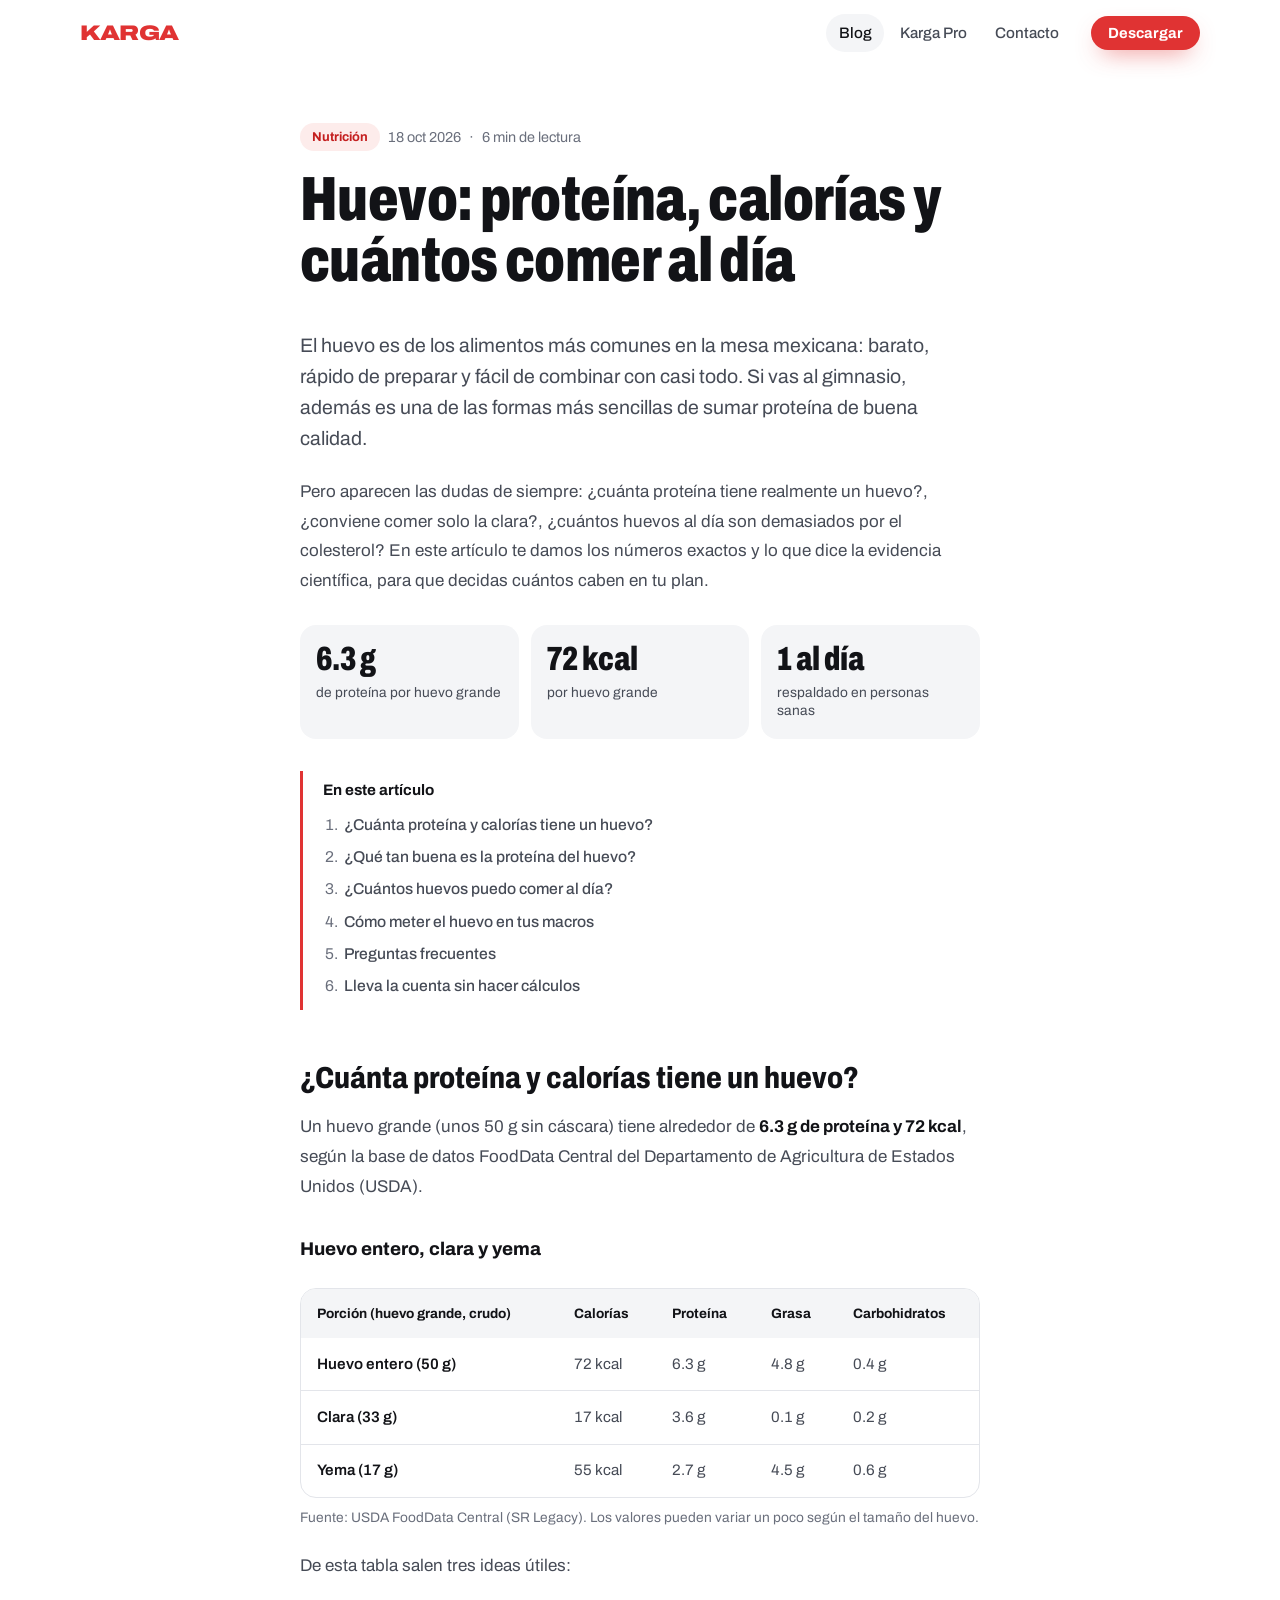
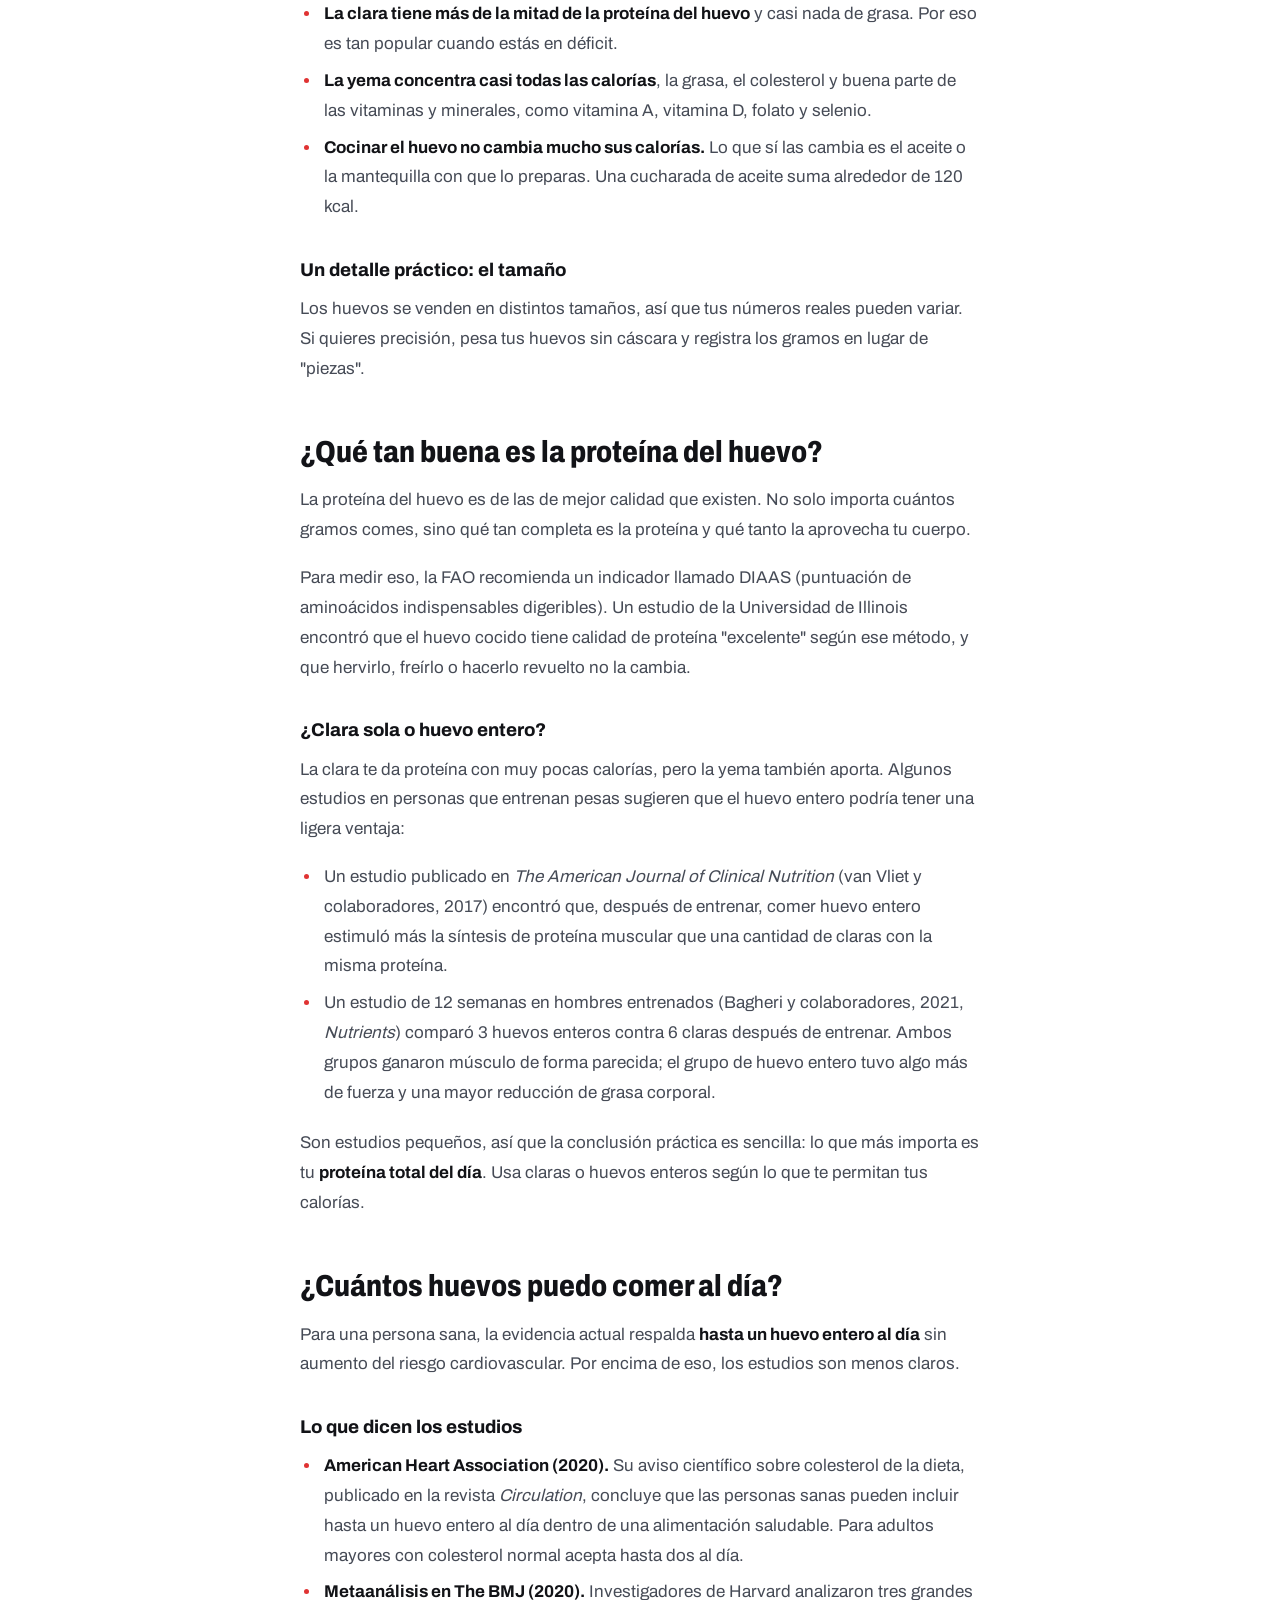
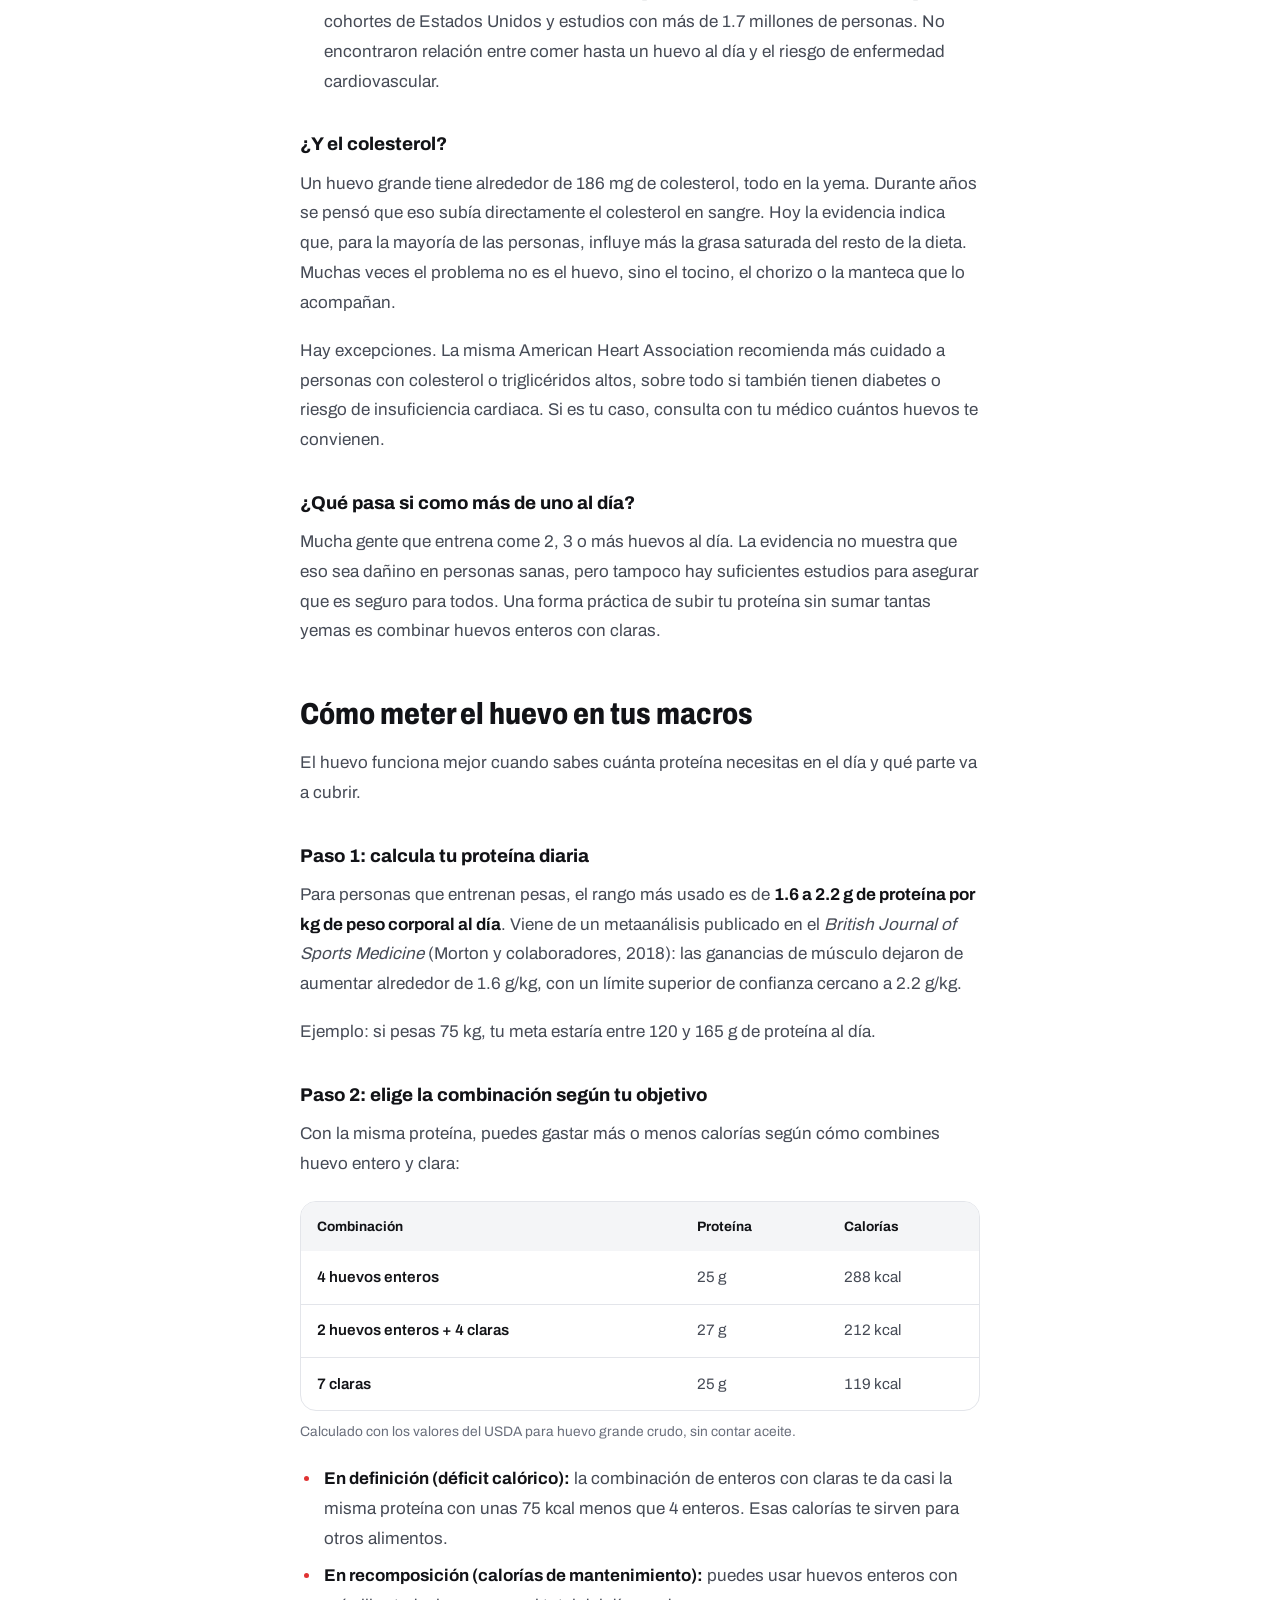
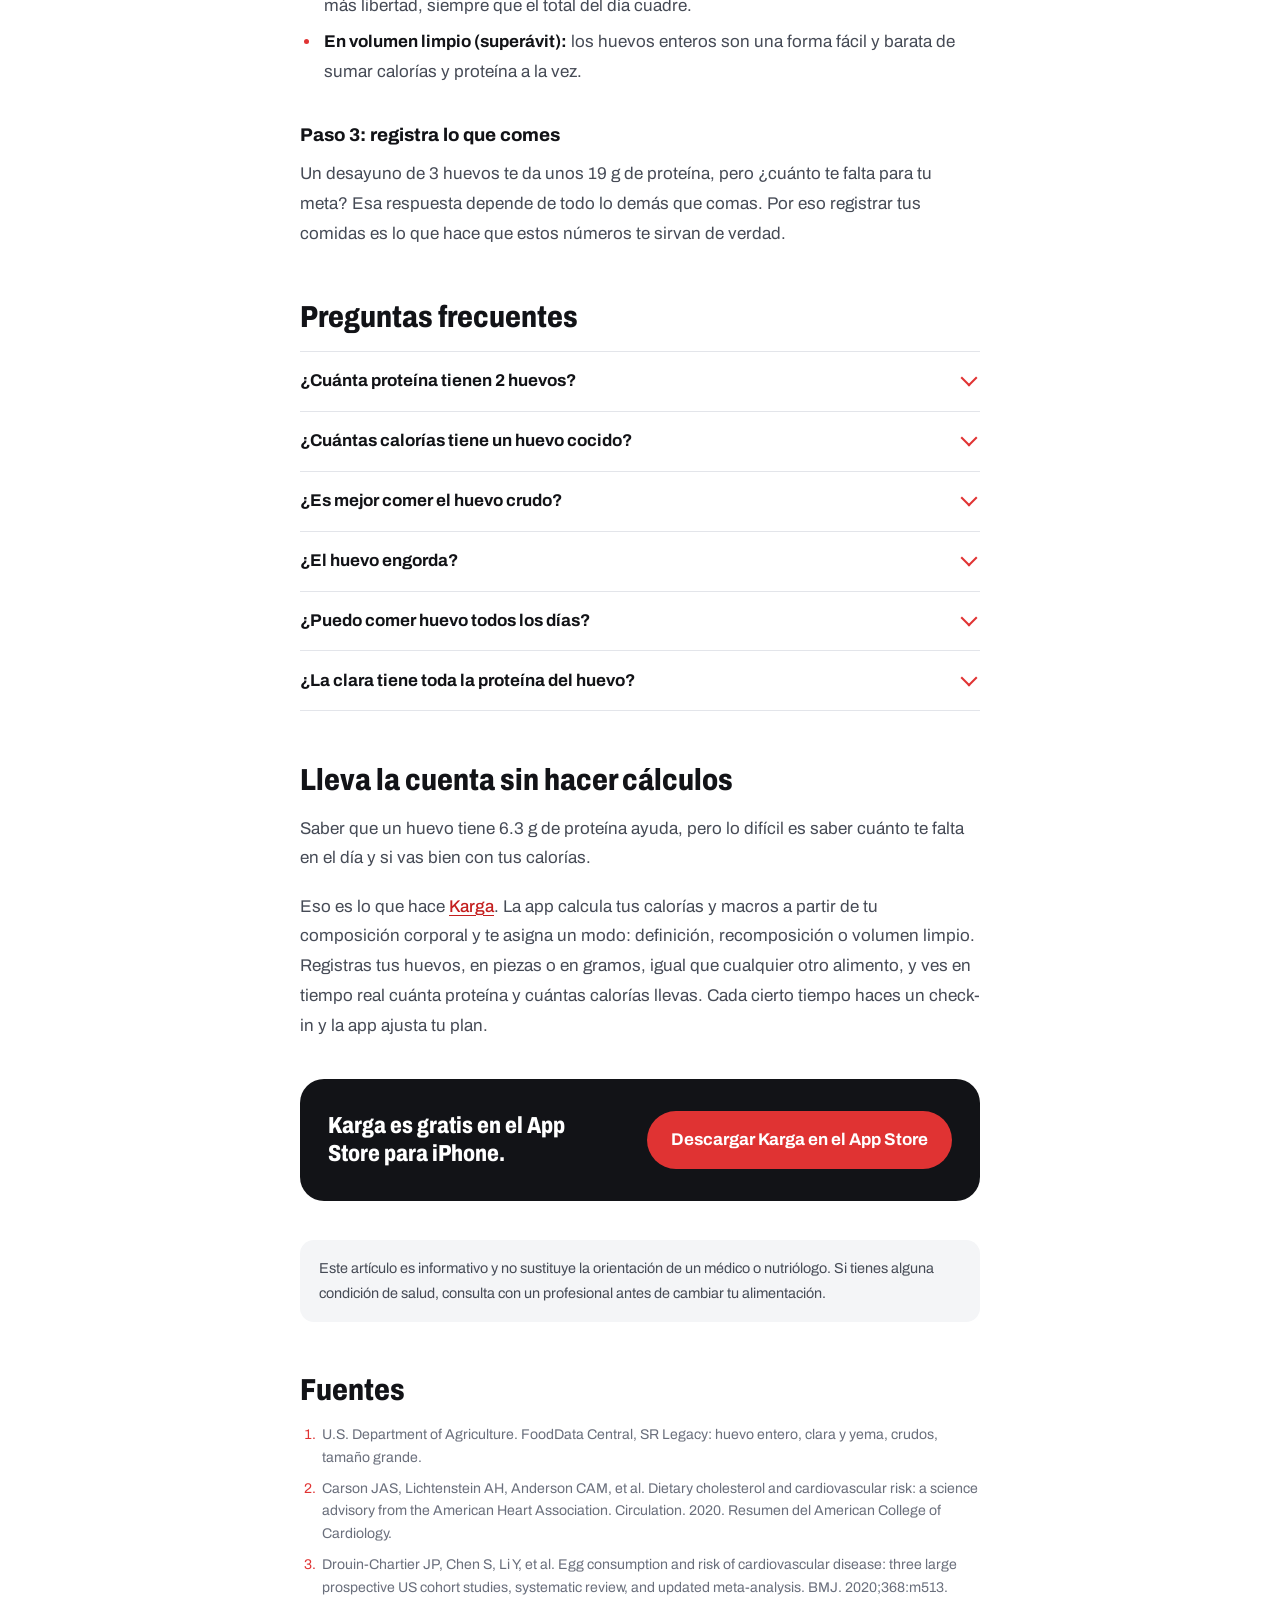
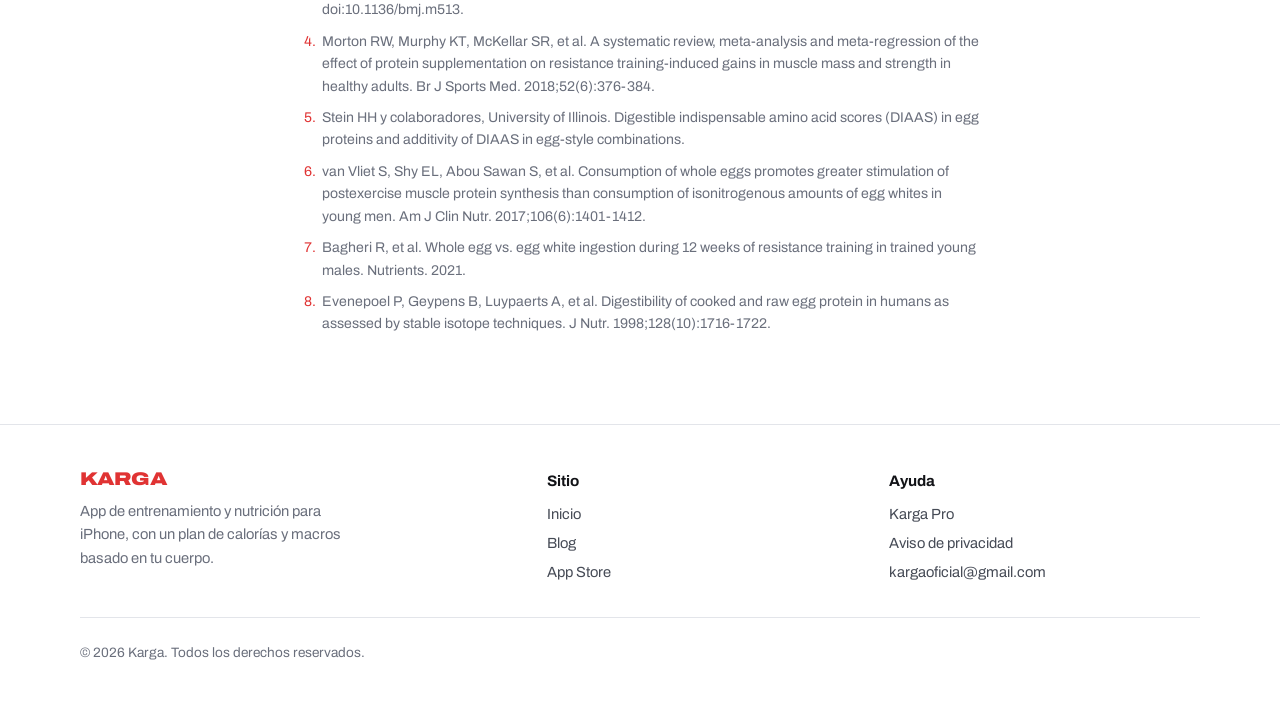
<file: blog/huevo-proteina-calorias-cuantos-comer-al-dia.html>
<!DOCTYPE html>
<html lang="es">
<head>
  <meta charset="UTF-8" />
  <meta name="viewport" content="width=device-width, initial-scale=1.0" />
  <title>Huevo: proteína, calorías y cuántos comer al día | Karga</title>
  <meta name="description" content="¿Cuánta proteína y calorías tiene un huevo? Datos de clara y yema, cuántos comer al día según la evidencia y cómo meterlo en tus macros." />
  <link rel="canonical" href="https://karga.fit/blog/huevo-proteina-calorias-cuantos-comer-al-dia.html" />
  <meta property="og:type" content="article" />
  <meta property="og:site_name" content="Karga" />
  <meta property="og:title" content="Huevo: proteína, calorías y cuántos comer al día | Karga" />
  <meta property="og:description" content="¿Cuánta proteína y calorías tiene un huevo? Datos de clara y yema, cuántos comer al día según la evidencia y cómo meterlo en tus macros." />
  <meta property="og:url" content="https://karga.fit/blog/huevo-proteina-calorias-cuantos-comer-al-dia.html" />
  <meta property="og:locale" content="es_MX" />
  <meta name="twitter:card" content="summary" />
  <script type="application/ld+json">{"@context": "https://schema.org", "@graph": [{"@type": "Article", "headline": "Huevo: proteína, calorías y cuántos comer al día", "description": "¿Cuánta proteína y calorías tiene un huevo? Datos de clara y yema, cuántos comer al día según la evidencia y cómo meterlo en tus macros.", "inLanguage": "es-MX", "datePublished": "2026-10-18", "dateModified": "2026-10-18", "author": {"@type": "Organization", "name": "Karga"}, "publisher": {"@type": "Organization", "name": "Karga", "url": "https://karga.fit"}, "mainEntityOfPage": "https://karga.fit/blog/huevo-proteina-calorias-cuantos-comer-al-dia.html"}, {"@type": "MobileApplication", "name": "Karga", "operatingSystem": "iOS", "applicationCategory": "HealthApplication", "url": "https://karga.fit", "description": "App de entrenamiento y nutrición que calcula calorías y macros según tu composición corporal.", "downloadUrl": "https://apps.apple.com/mx/app/karga/id6763583051", "offers": {"@type": "Offer", "price": "0", "priceCurrency": "MXN"}, "inLanguage": "es-MX", "installUrl": "https://apps.apple.com/mx/app/karga/id6763583051"}, {"@type": "FAQPage", "mainEntity": [{"@type": "Question", "name": "¿Cuánta proteína tienen 2 huevos?", "acceptedAnswer": {"@type": "Answer", "text": "Dos huevos grandes tienen alrededor de 12.6 g de proteína y 144 kcal, sin contar el aceite."}}, {"@type": "Question", "name": "¿Cuántas calorías tiene un huevo cocido?", "acceptedAnswer": {"@type": "Answer", "text": "Prácticamente las mismas que crudo: unas 72 kcal por huevo grande. Hervirlo no le suma calorías; freírlo sí, por el aceite."}}, {"@type": "Question", "name": "¿Es mejor comer el huevo crudo?", "acceptedAnswer": {"@type": "Answer", "text": "No. Un estudio publicado en The Journal of Nutrition (Evenepoel y colaboradores, 1998) encontró que el cuerpo aprovecha mucho mejor la proteína del huevo cocido que la del crudo. Además, el huevo crudo tiene riesgo de Salmonella."}}, {"@type": "Question", "name": "¿El huevo engorda?", "acceptedAnswer": {"@type": "Answer", "text": "Ningún alimento engorda por sí solo; depende de tu balance total de calorías. Un huevo tiene 72 kcal y mucha proteína, que ayuda a sentirte satisfecho. Lo que suele disparar las calorías es cómo lo preparas y con qué lo acompañas."}}, {"@type": "Question", "name": "¿Puedo comer huevo todos los días?", "acceptedAnswer": {"@type": "Answer", "text": "Para personas sanas, la evidencia respalda hasta un huevo entero al día sin aumento del riesgo cardiovascular. Si tienes colesterol alto, diabetes o algún problema del corazón, consulta con tu médico."}}, {"@type": "Question", "name": "¿La clara tiene toda la proteína del huevo?", "acceptedAnswer": {"@type": "Answer", "text": "No. La clara tiene unos 3.6 g y la yema unos 2.7 g, así que la yema aporta cerca del 40 % de la proteína."}}]}]}</script>
  <meta name="theme-color" content="#ffffff" />
  <link rel="preload" href="/assets/fonts/archivo-wdth.woff2" as="font" type="font/woff2" crossorigin />
  <link rel="stylesheet" href="/assets/karga.css" />
  <link rel="stylesheet" href="/blog/blog.css" />
  <!-- PostHog: analítica del SITIO WEB karga.fit (no de la app). Todos los eventos llevan origen="sitio_web". -->
  <script>
    !function(t,e){var o,n,p,r;e.__SV||(window.posthog=e,e._i=[],e.init=function(i,s,a){function g(t,e){var o=e.split(".");2==o.length&&(t=t[o[0]],e=o[1]),t[e]=function(){t.push([e].concat(Array.prototype.slice.call(arguments,0)))}}(p=t.createElement("script")).type="text/javascript",p.crossOrigin="anonymous",p.async=!0,p.src=s.api_host.replace(".i.posthog.com","-assets.i.posthog.com")+"/static/array.js",(r=t.getElementsByTagName("script")[0]).parentNode.insertBefore(p,r);var u=e;for(void 0!==a?u=e[a]=[]:a="posthog",u.people=u.people||[],u.toString=function(t){var e="posthog";return"posthog"!==a&&(e+="."+a),t||(e+=" (stub)"),e},u.people.toString=function(){return u.toString(1)+".people (stub)"},o="init capture register register_once register_for_session unregister unregister_for_session getFeatureFlag getFeatureFlagPayload isFeatureEnabled reloadFeatureFlags updateEarlyAccessFeatureEnrollment getEarlyAccessFeatures on onFeatureFlags onSessionId getSurveys getActiveMatchingSurveys renderSurvey canRenderSurvey getNextSurveyStep identify setPersonProperties group resetGroups setPersonPropertiesForFlags resetPersonPropertiesForFlags setGroupPropertiesForFlags resetGroupPropertiesForFlags reset get_distinct_id getGroups get_session_id get_session_replay_url alias set_config startSessionRecording stopSessionRecording sessionRecordingStarted captureException loadToolbar get_property getSessionProperty createPersonProfile opt_in_capturing opt_out_capturing has_opted_in_capturing has_opted_out_capturing clear_opt_in_out_capturing debug".split(" "),n=0;n<o.length;n++)g(u,o[n]);e._i.push([i,s,a])},e.__SV=1)}(document,window.posthog||[]);
    posthog.init('phc_qgdXfYAgEPmo5YTQadTfM2Xy9ZpuKxtF4dURbMQUQ3c6', {
      api_host: 'https://us.i.posthog.com',
      person_profiles: 'identified_only',
      disable_session_recording: true,
      loaded: function (ph) { ph.register({ origen: 'sitio_web' }); }
    });
    document.addEventListener('click', function (e) {
      var a = e.target.closest && e.target.closest('a[href*="apps.apple.com"]');
      if (a && window.posthog) {
        posthog.capture('web_clic_app_store', { origen: 'sitio_web', pagina: location.pathname }, { send_instantly: true });
      }
    });
  </script>
</head>
<body>
  <a class="skip" href="#contenido">Saltar al contenido</a>
  <header class="topbar">
    <div class="topbar-inner">
      <a class="logo" href="/" aria-label="Karga, inicio">KARGA</a>
      <nav aria-label="Principal">
        <a href="/blog/" aria-current="page">Blog</a>
        <a class="nav-extra" href="/karga-pro.html">Karga Pro</a>
        <a href="/#contact">Contacto</a>
      </nav>
      <a class="btn btn-red" href="https://apps.apple.com/mx/app/karga/id6763583051">Descargar</a>
    </div>
  </header>

  <main class="wrap" id="contenido">
    <header class="post-head">
      <div class="post-meta"><span class="pill">Nutrición</span><span>18 oct 2026</span><span>·</span><span>6 min de lectura</span></div>
      <h1>Huevo: proteína, calorías y cuántos comer al día</h1>
    </header>
    <article>

      <p class="lead">El huevo es de los alimentos más comunes en la mesa mexicana: barato, rápido de preparar y fácil de combinar con casi todo. Si vas al gimnasio, además es una de las formas más sencillas de sumar proteína de buena calidad.</p>
      <p>Pero aparecen las dudas de siempre: ¿cuánta proteína tiene realmente un huevo?, ¿conviene comer solo la clara?, ¿cuántos huevos al día son demasiados por el colesterol? En este artículo te damos los números exactos y lo que dice la evidencia científica, para que decidas cuántos caben en tu plan.</p>

      <div class="stats"><div><b>6.3 g</b><span>de proteína por huevo grande</span></div><div><b>72 kcal</b><span>por huevo grande</span></div><div><b>1 al día</b><span>respaldado en personas sanas</span></div></div><nav class="toc"><strong>En este artículo</strong><ol><li><a href="#cuanta-proteina-y-calorias-tiene-un-huevo">¿Cuánta proteína y calorías tiene un huevo?</a></li><li><a href="#que-tan-buena-es-la-proteina-del-huevo">¿Qué tan buena es la proteína del huevo?</a></li><li><a href="#cuantos-huevos-puedo-comer-al-dia">¿Cuántos huevos puedo comer al día?</a></li><li><a href="#como-meter-el-huevo-en-tus-macros">Cómo meter el huevo en tus macros</a></li><li><a href="#preguntas-frecuentes">Preguntas frecuentes</a></li><li><a href="#lleva-la-cuenta-sin-hacer-calculos">Lleva la cuenta sin hacer cálculos</a></li></ol></nav>
      <h2 id="cuanta-proteina-y-calorias-tiene-un-huevo">¿Cuánta proteína y calorías tiene un huevo?</h2>
      <p>Un huevo grande (unos 50 g sin cáscara) tiene alrededor de <strong>6.3 g de proteína y 72 kcal</strong>, según la base de datos FoodData Central del Departamento de Agricultura de Estados Unidos (USDA).</p>

      <h3>Huevo entero, clara y yema</h3>
      <div class="tablewrap"><table>
        <thead><tr><th>Porción (huevo grande, crudo)</th><th>Calorías</th><th>Proteína</th><th>Grasa</th><th>Carbohidratos</th></tr></thead>
        <tbody>
          <tr><td>Huevo entero (50 g)</td><td>72 kcal</td><td>6.3 g</td><td>4.8 g</td><td>0.4 g</td></tr>
          <tr><td>Clara (33 g)</td><td>17 kcal</td><td>3.6 g</td><td>0.1 g</td><td>0.2 g</td></tr>
          <tr><td>Yema (17 g)</td><td>55 kcal</td><td>2.7 g</td><td>4.5 g</td><td>0.6 g</td></tr>
        </tbody>
      </table></div>
      <p class="note">Fuente: USDA FoodData Central (SR Legacy). Los valores pueden variar un poco según el tamaño del huevo.</p>

      <p>De esta tabla salen tres ideas útiles:</p>
      <ul>
        <li><strong>La clara tiene más de la mitad de la proteína del huevo</strong> y casi nada de grasa. Por eso es tan popular cuando estás en déficit.</li>
        <li><strong>La yema concentra casi todas las calorías</strong>, la grasa, el colesterol y buena parte de las vitaminas y minerales, como vitamina A, vitamina D, folato y selenio.</li>
        <li><strong>Cocinar el huevo no cambia mucho sus calorías.</strong> Lo que sí las cambia es el aceite o la mantequilla con que lo preparas. Una cucharada de aceite suma alrededor de 120 kcal.</li>
      </ul>

      <h3>Un detalle práctico: el tamaño</h3>
      <p>Los huevos se venden en distintos tamaños, así que tus números reales pueden variar. Si quieres precisión, pesa tus huevos sin cáscara y registra los gramos en lugar de "piezas".</p>

      <h2 id="que-tan-buena-es-la-proteina-del-huevo">¿Qué tan buena es la proteína del huevo?</h2>
      <p>La proteína del huevo es de las de mejor calidad que existen. No solo importa cuántos gramos comes, sino qué tan completa es la proteína y qué tanto la aprovecha tu cuerpo.</p>
      <p>Para medir eso, la FAO recomienda un indicador llamado DIAAS (puntuación de aminoácidos indispensables digeribles). Un estudio de la Universidad de Illinois encontró que el huevo cocido tiene calidad de proteína "excelente" según ese método, y que hervirlo, freírlo o hacerlo revuelto no la cambia.</p>

      <h3>¿Clara sola o huevo entero?</h3>
      <p>La clara te da proteína con muy pocas calorías, pero la yema también aporta. Algunos estudios en personas que entrenan pesas sugieren que el huevo entero podría tener una ligera ventaja:</p>
      <ul>
        <li>Un estudio publicado en <em>The American Journal of Clinical Nutrition</em> (van Vliet y colaboradores, 2017) encontró que, después de entrenar, comer huevo entero estimuló más la síntesis de proteína muscular que una cantidad de claras con la misma proteína.</li>
        <li>Un estudio de 12 semanas en hombres entrenados (Bagheri y colaboradores, 2021, <em>Nutrients</em>) comparó 3 huevos enteros contra 6 claras después de entrenar. Ambos grupos ganaron músculo de forma parecida; el grupo de huevo entero tuvo algo más de fuerza y una mayor reducción de grasa corporal.</li>
      </ul>
      <p>Son estudios pequeños, así que la conclusión práctica es sencilla: lo que más importa es tu <strong>proteína total del día</strong>. Usa claras o huevos enteros según lo que te permitan tus calorías.</p>

      <h2 id="cuantos-huevos-puedo-comer-al-dia">¿Cuántos huevos puedo comer al día?</h2>
      <p>Para una persona sana, la evidencia actual respalda <strong>hasta un huevo entero al día</strong> sin aumento del riesgo cardiovascular. Por encima de eso, los estudios son menos claros.</p>

      <h3>Lo que dicen los estudios</h3>
      <ul>
        <li><strong>American Heart Association (2020).</strong> Su aviso científico sobre colesterol de la dieta, publicado en la revista <em>Circulation</em>, concluye que las personas sanas pueden incluir hasta un huevo entero al día dentro de una alimentación saludable. Para adultos mayores con colesterol normal acepta hasta dos al día.</li>
        <li><strong>Metaanálisis en The BMJ (2020).</strong> Investigadores de Harvard analizaron tres grandes cohortes de Estados Unidos y estudios con más de 1.7 millones de personas. No encontraron relación entre comer hasta un huevo al día y el riesgo de enfermedad cardiovascular.</li>
      </ul>

      <h3>¿Y el colesterol?</h3>
      <p>Un huevo grande tiene alrededor de 186 mg de colesterol, todo en la yema. Durante años se pensó que eso subía directamente el colesterol en sangre. Hoy la evidencia indica que, para la mayoría de las personas, influye más la grasa saturada del resto de la dieta. Muchas veces el problema no es el huevo, sino el tocino, el chorizo o la manteca que lo acompañan.</p>
      <p>Hay excepciones. La misma American Heart Association recomienda más cuidado a personas con colesterol o triglicéridos altos, sobre todo si también tienen diabetes o riesgo de insuficiencia cardiaca. Si es tu caso, consulta con tu médico cuántos huevos te convienen.</p>

      <h3>¿Qué pasa si como más de uno al día?</h3>
      <p>Mucha gente que entrena come 2, 3 o más huevos al día. La evidencia no muestra que eso sea dañino en personas sanas, pero tampoco hay suficientes estudios para asegurar que es seguro para todos. Una forma práctica de subir tu proteína sin sumar tantas yemas es combinar huevos enteros con claras.</p>

      <h2 id="como-meter-el-huevo-en-tus-macros">Cómo meter el huevo en tus macros</h2>
      <p>El huevo funciona mejor cuando sabes cuánta proteína necesitas en el día y qué parte va a cubrir.</p>

      <h3>Paso 1: calcula tu proteína diaria</h3>
      <p>Para personas que entrenan pesas, el rango más usado es de <strong>1.6 a 2.2 g de proteína por kg de peso corporal al día</strong>. Viene de un metaanálisis publicado en el <em>British Journal of Sports Medicine</em> (Morton y colaboradores, 2018): las ganancias de músculo dejaron de aumentar alrededor de 1.6 g/kg, con un límite superior de confianza cercano a 2.2 g/kg.</p>
      <p>Ejemplo: si pesas 75 kg, tu meta estaría entre 120 y 165 g de proteína al día.</p>

      <h3>Paso 2: elige la combinación según tu objetivo</h3>
      <p>Con la misma proteína, puedes gastar más o menos calorías según cómo combines huevo entero y clara:</p>
      <div class="tablewrap"><table>
        <thead><tr><th>Combinación</th><th>Proteína</th><th>Calorías</th></tr></thead>
        <tbody>
          <tr><td>4 huevos enteros</td><td>25 g</td><td>288 kcal</td></tr>
          <tr><td>2 huevos enteros + 4 claras</td><td>27 g</td><td>212 kcal</td></tr>
          <tr><td>7 claras</td><td>25 g</td><td>119 kcal</td></tr>
        </tbody>
      </table></div>
      <p class="note">Calculado con los valores del USDA para huevo grande crudo, sin contar aceite.</p>
      <ul>
        <li><strong>En definición (déficit calórico):</strong> la combinación de enteros con claras te da casi la misma proteína con unas 75 kcal menos que 4 enteros. Esas calorías te sirven para otros alimentos.</li>
        <li><strong>En recomposición (calorías de mantenimiento):</strong> puedes usar huevos enteros con más libertad, siempre que el total del día cuadre.</li>
        <li><strong>En volumen limpio (superávit):</strong> los huevos enteros son una forma fácil y barata de sumar calorías y proteína a la vez.</li>
      </ul>

      <h3>Paso 3: registra lo que comes</h3>
      <p>Un desayuno de 3 huevos te da unos 19 g de proteína, pero ¿cuánto te falta para tu meta? Esa respuesta depende de todo lo demás que comas. Por eso registrar tus comidas es lo que hace que estos números te sirvan de verdad.</p>

      <h2 id="preguntas-frecuentes">Preguntas frecuentes</h2>
      <details><summary>¿Cuánta proteína tienen 2 huevos?</summary><p>Dos huevos grandes tienen alrededor de 12.6 g de proteína y 144 kcal, sin contar el aceite.</p></details>
      <details><summary>¿Cuántas calorías tiene un huevo cocido?</summary><p>Prácticamente las mismas que crudo: unas 72 kcal por huevo grande. Hervirlo no le suma calorías; freírlo sí, por el aceite.</p></details>
      <details><summary>¿Es mejor comer el huevo crudo?</summary><p>No. Un estudio publicado en The Journal of Nutrition (Evenepoel y colaboradores, 1998) encontró que el cuerpo aprovecha mucho mejor la proteína del huevo cocido que la del crudo. Además, el huevo crudo tiene riesgo de Salmonella.</p></details>
      <details><summary>¿El huevo engorda?</summary><p>Ningún alimento engorda por sí solo; depende de tu balance total de calorías. Un huevo tiene 72 kcal y mucha proteína, que ayuda a sentirte satisfecho. Lo que suele disparar las calorías es cómo lo preparas y con qué lo acompañas.</p></details>
      <details><summary>¿Puedo comer huevo todos los días?</summary><p>Para personas sanas, la evidencia respalda hasta un huevo entero al día sin aumento del riesgo cardiovascular. Si tienes colesterol alto, diabetes o algún problema del corazón, consulta con tu médico.</p></details>
      <details><summary>¿La clara tiene toda la proteína del huevo?</summary><p>No. La clara tiene unos 3.6 g y la yema unos 2.7 g, así que la yema aporta cerca del 40 % de la proteína.</p></details>

      <h2 id="lleva-la-cuenta-sin-hacer-calculos">Lleva la cuenta sin hacer cálculos</h2>
      <p>Saber que un huevo tiene 6.3 g de proteína ayuda, pero lo difícil es saber cuánto te falta en el día y si vas bien con tus calorías.</p>
      <p>Eso es lo que hace <a href="/blog/que-es-karga-app-de-entrenamiento-y-nutricion.html">Karga</a>. La app calcula tus calorías y macros a partir de tu composición corporal y te asigna un modo: definición, recomposición o volumen limpio. Registras tus huevos, en piezas o en gramos, igual que cualquier otro alimento, y ves en tiempo real cuánta proteína y cuántas calorías llevas. Cada cierto tiempo haces un check-in y la app ajusta tu plan.</p>
      <div class="cta-card">
        <strong>Karga es gratis en el App Store para iPhone.</strong><br />
        <a class="cta" href="https://apps.apple.com/mx/app/karga/id6763583051">Descargar Karga en el App Store</a>
      </div>
      <p class="disclaimer">Este artículo es informativo y no sustituye la orientación de un médico o nutriólogo. Si tienes alguna condición de salud, consulta con un profesional antes de cambiar tu alimentación.</p>

      <h2 id="fuentes">Fuentes</h2>
      <ol class="sources">
        <li>U.S. Department of Agriculture. FoodData Central, SR Legacy: huevo entero, clara y yema, crudos, tamaño grande.</li>
        <li>Carson JAS, Lichtenstein AH, Anderson CAM, et al. Dietary cholesterol and cardiovascular risk: a science advisory from the American Heart Association. Circulation. 2020. Resumen del American College of Cardiology.</li>
        <li>Drouin-Chartier JP, Chen S, Li Y, et al. Egg consumption and risk of cardiovascular disease: three large prospective US cohort studies, systematic review, and updated meta-analysis. BMJ. 2020;368:m513. doi:10.1136/bmj.m513.</li>
        <li>Morton RW, Murphy KT, McKellar SR, et al. A systematic review, meta-analysis and meta-regression of the effect of protein supplementation on resistance training-induced gains in muscle mass and strength in healthy adults. Br J Sports Med. 2018;52(6):376-384.</li>
        <li>Stein HH y colaboradores, University of Illinois. Digestible indispensable amino acid scores (DIAAS) in egg proteins and additivity of DIAAS in egg-style combinations.</li>
        <li>van Vliet S, Shy EL, Abou Sawan S, et al. Consumption of whole eggs promotes greater stimulation of postexercise muscle protein synthesis than consumption of isonitrogenous amounts of egg whites in young men. Am J Clin Nutr. 2017;106(6):1401-1412.</li>
        <li>Bagheri R, et al. Whole egg vs. egg white ingestion during 12 weeks of resistance training in trained young males. Nutrients. 2021.</li>
        <li>Evenepoel P, Geypens B, Luypaerts A, et al. Digestibility of cooked and raw egg protein in humans as assessed by stable isotope techniques. J Nutr. 1998;128(10):1716-1722.</li>
      </ol>
    </article>
  </main>

  <footer class="site-footer">
    <div class="site-footer-inner">
      <div>
        <a class="logo" href="/">KARGA</a>
        <p>App de entrenamiento y nutrición para iPhone, con un plan de calorías y macros basado en tu cuerpo.</p>
      </div>
      <div>
        <h2>Sitio</h2>
        <ul>
          <li><a href="/">Inicio</a></li>
          <li><a href="/blog/">Blog</a></li>
          <li><a href="https://apps.apple.com/mx/app/karga/id6763583051">App Store</a></li>
        </ul>
      </div>
      <div>
        <h2>Ayuda</h2>
        <ul>
          <li><a href="/karga-pro.html">Karga Pro</a></li>
          <li><a href="/privacidad.html">Aviso de privacidad</a></li>
          <li><a href="mailto:kargaoficial@gmail.com">kargaoficial@gmail.com</a></li>
        </ul>
      </div>
      <p class="legal">© 2026 Karga. Todos los derechos reservados.</p>
    </div>
  </footer>
</body>
</html>
</file>
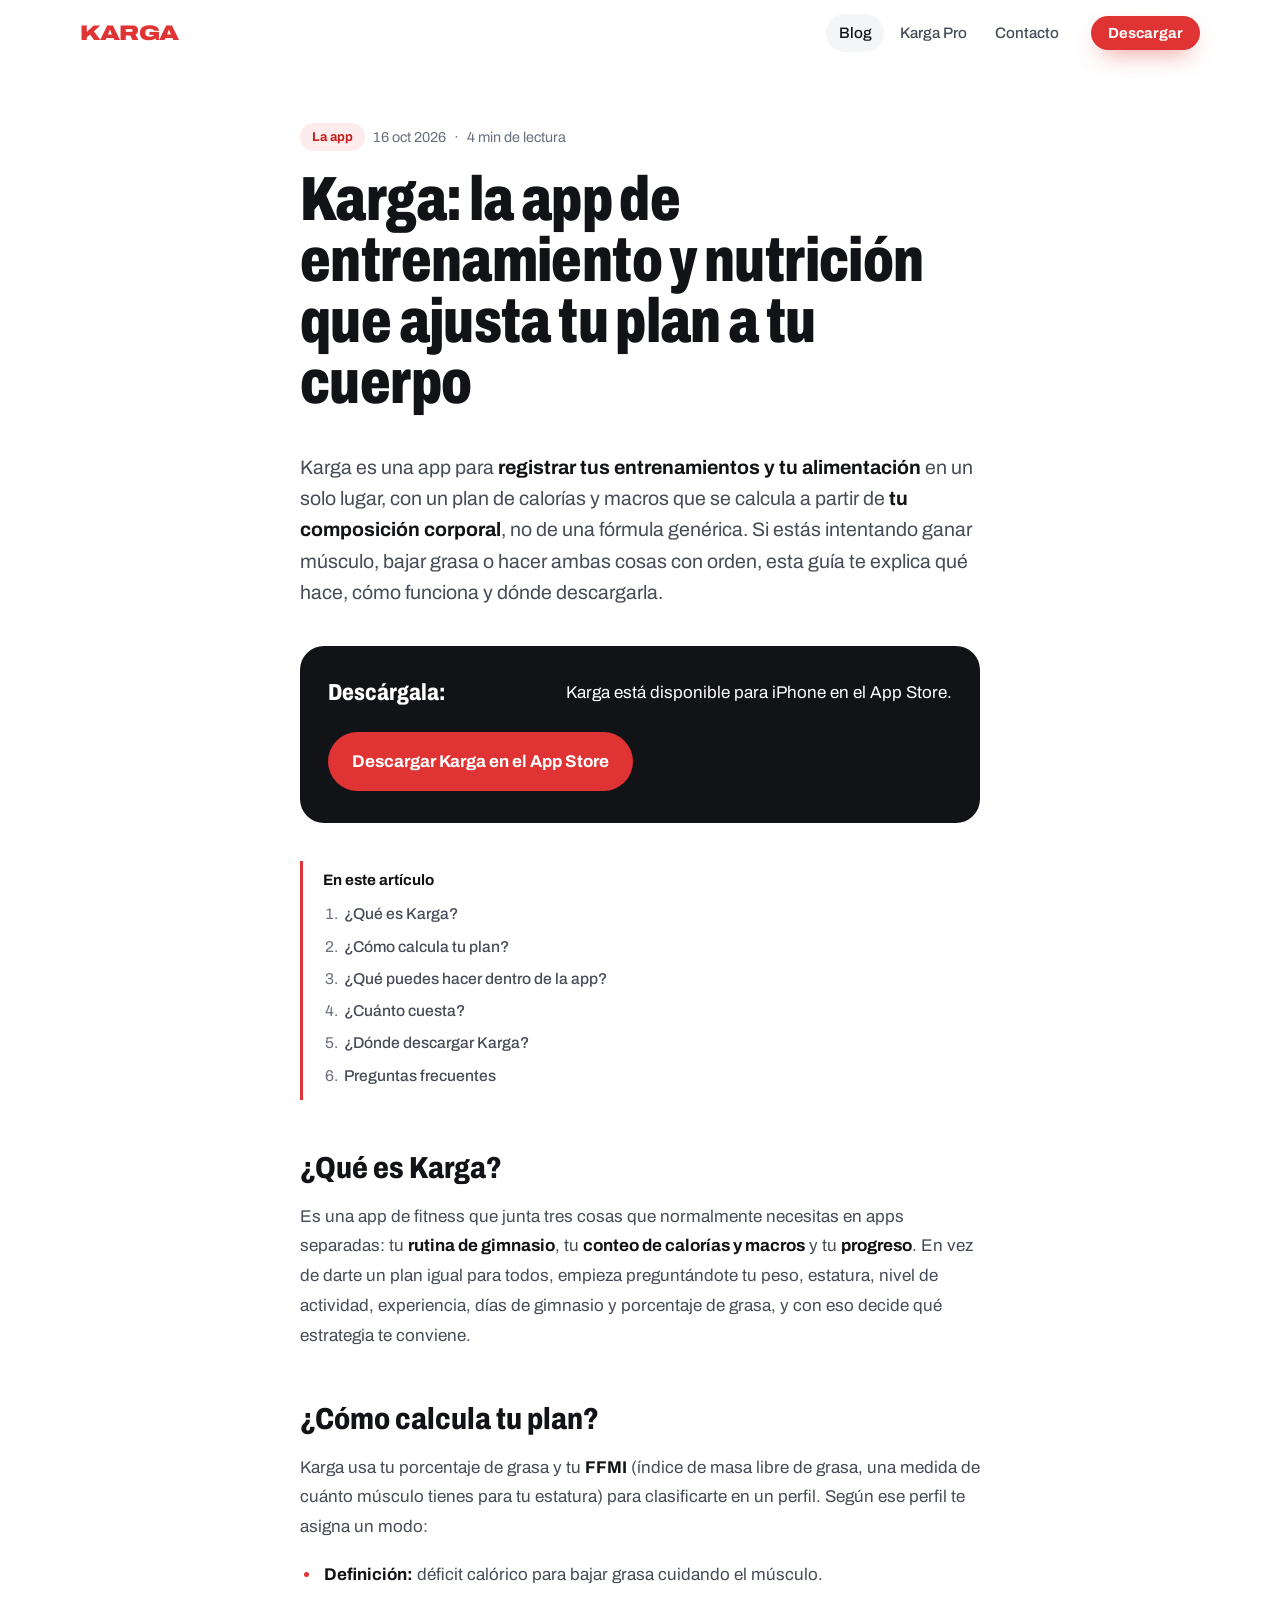
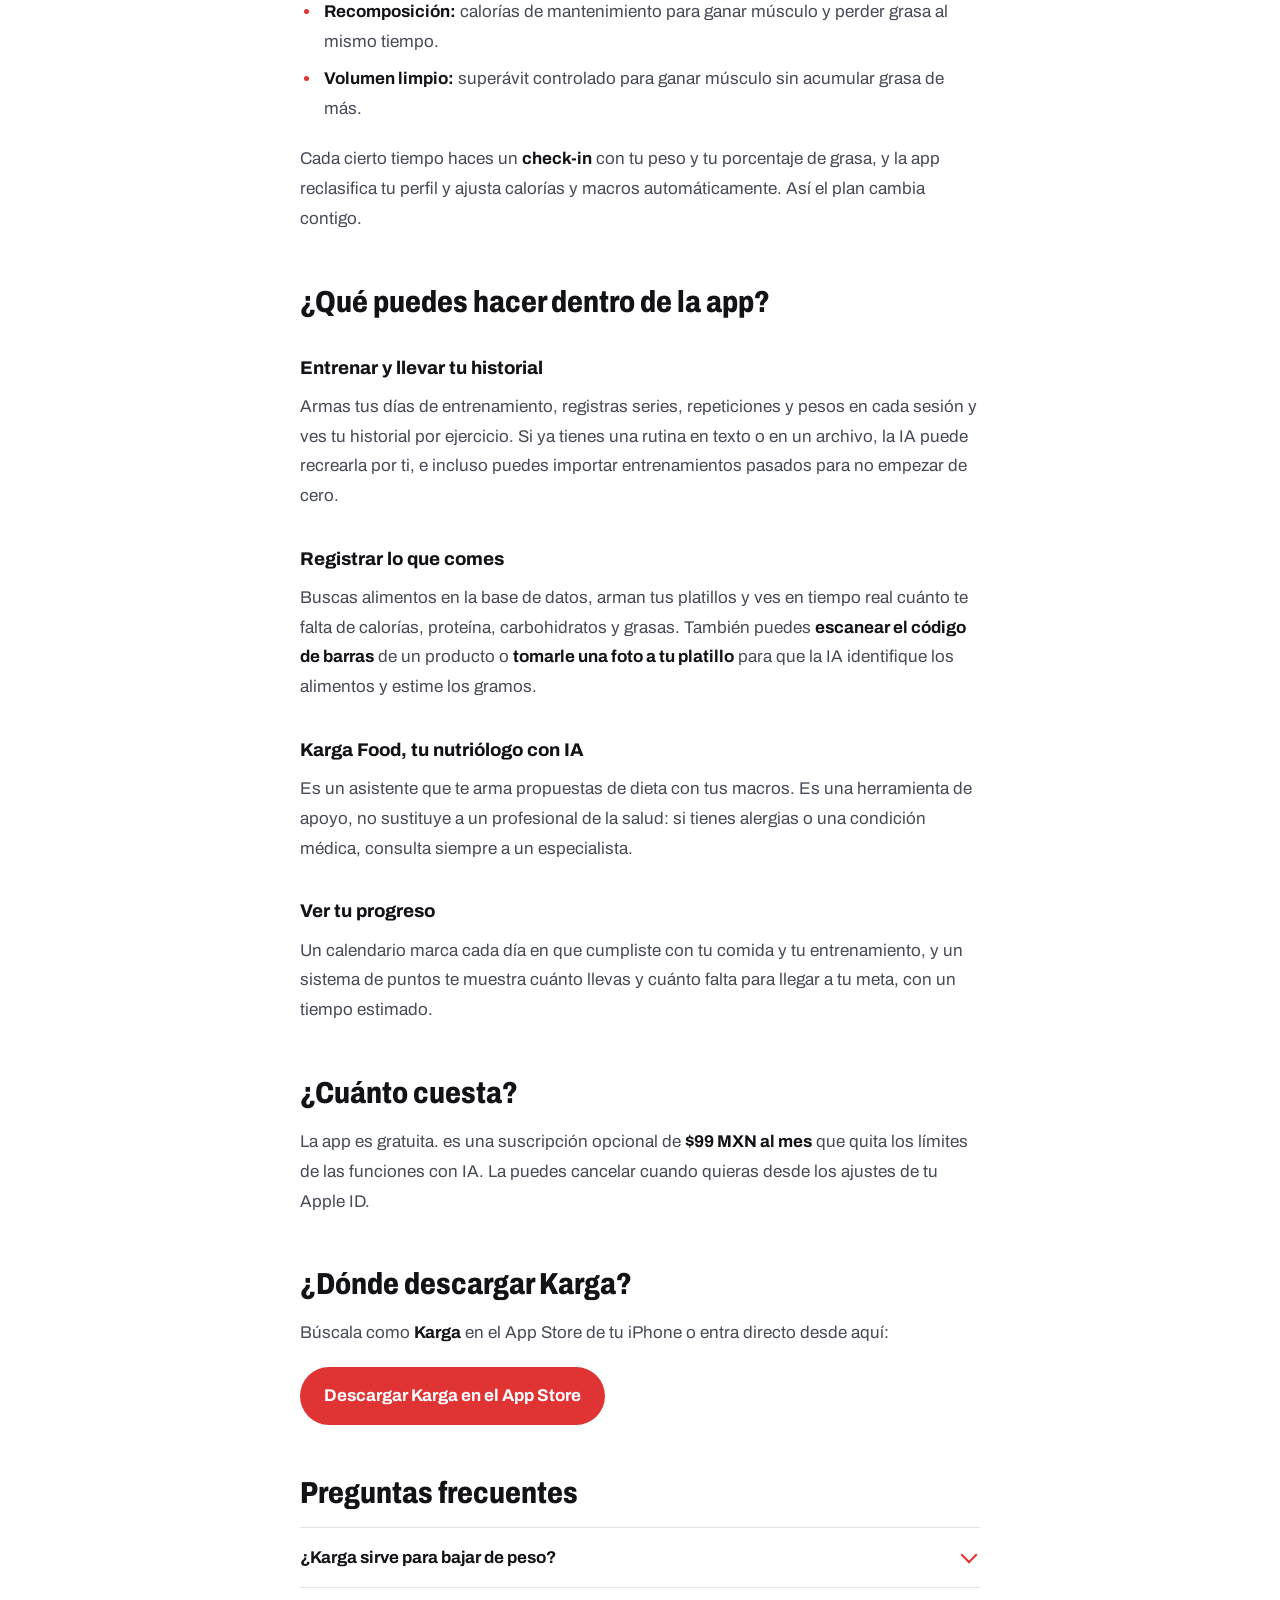
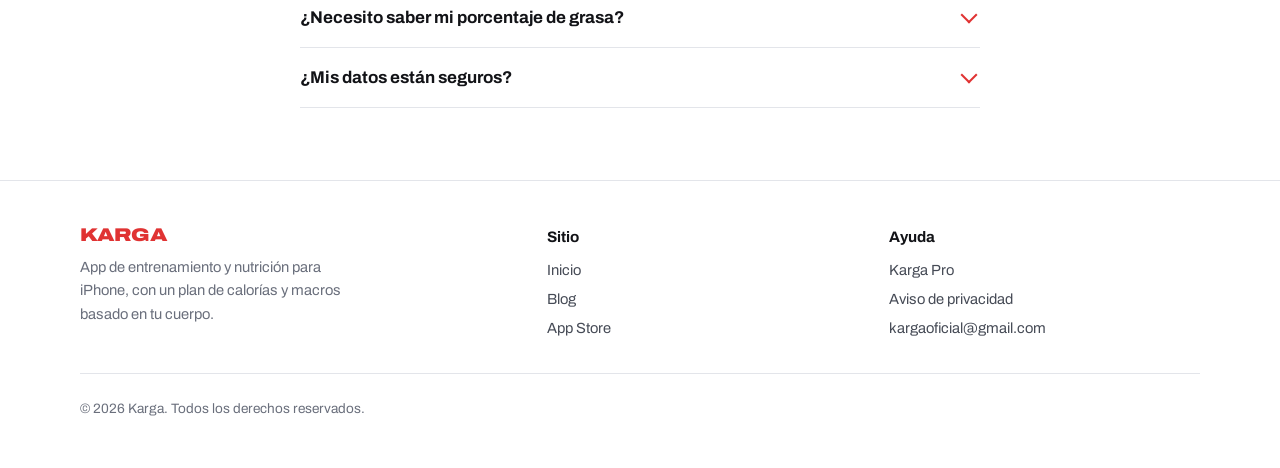
<file: blog/que-es-karga-app-de-entrenamiento-y-nutricion.html>
<!DOCTYPE html>
<html lang="es">
<head>
  <meta charset="UTF-8" />
  <meta name="viewport" content="width=device-width, initial-scale=1.0" />
  <title>Karga: la app de entrenamiento y nutrición que ajusta tu plan a tu cuerpo | Karga</title>
  <meta name="description" content="Qué es Karga, qué hace y cómo funciona: rutinas, calorías y macros calculados con tu % de grasa, escáner de alimentos, nutriólogo con IA y progreso. Cómo descargarla en iPhone." />
  <link rel="canonical" href="https://karga.fit/blog/que-es-karga-app-de-entrenamiento-y-nutricion.html" />
  <meta property="og:type" content="article" />
  <meta property="og:site_name" content="Karga" />
  <meta property="og:title" content="Karga: la app de entrenamiento y nutrición que ajusta tu plan a tu cuerpo | Karga" />
  <meta property="og:description" content="Qué es Karga, qué hace y cómo funciona: rutinas, calorías y macros calculados con tu % de grasa, escáner de alimentos, nutriólogo con IA y progreso. Cómo descargarla en iPhone." />
  <meta property="og:url" content="https://karga.fit/blog/que-es-karga-app-de-entrenamiento-y-nutricion.html" />
  <meta property="og:locale" content="es_MX" />
  <meta name="twitter:card" content="summary" />
  <script type="application/ld+json">{"@context": "https://schema.org", "@graph": [{"@type": "Article", "headline": "Karga: la app de entrenamiento y nutrición que ajusta tu plan a tu cuerpo", "description": "Qué es Karga, qué hace y cómo funciona: rutinas, calorías y macros calculados con tu % de grasa, escáner de alimentos, nutriólogo con IA y progreso. Cómo descargarla en iPhone.", "inLanguage": "es-MX", "datePublished": "2026-10-16", "dateModified": "2026-10-16", "author": {"@type": "Organization", "name": "Karga"}, "publisher": {"@type": "Organization", "name": "Karga", "url": "https://karga.fit"}, "mainEntityOfPage": "https://karga.fit/blog/que-es-karga-app-de-entrenamiento-y-nutricion.html"}, {"@type": "MobileApplication", "name": "Karga", "operatingSystem": "iOS", "applicationCategory": "HealthApplication", "url": "https://karga.fit", "description": "App de entrenamiento y nutrición que calcula calorías y macros según tu composición corporal.", "downloadUrl": "https://apps.apple.com/mx/app/karga/id6763583051", "offers": {"@type": "Offer", "price": "0", "priceCurrency": "MXN"}, "inLanguage": "es-MX", "installUrl": "https://apps.apple.com/mx/app/karga/id6763583051"}, {"@type": "FAQPage", "mainEntity": [{"@type": "Question", "name": "¿Karga sirve para bajar de peso?", "acceptedAnswer": {"@type": "Answer", "text": "Sí. Si tu objetivo es perder grasa, la app te asigna un déficit calórico según tu composición corporal y lo va ajustando en cada check-in."}}, {"@type": "Question", "name": "¿Necesito saber mi porcentaje de grasa?", "acceptedAnswer": {"@type": "Answer", "text": "Es lo ideal porque con él se calcula tu plan. Si no lo sabes, la app puede estimarlo con una foto usando IA y lo puedes corregir después."}}, {"@type": "Question", "name": "¿Mis datos están seguros?", "acceptedAnswer": {"@type": "Answer", "text": "No vendemos ni compartimos tus datos. Puedes leer los detalles en el aviso de privacidad."}}]}]}</script>
  <meta name="theme-color" content="#ffffff" />
  <link rel="preload" href="/assets/fonts/archivo-wdth.woff2" as="font" type="font/woff2" crossorigin />
  <link rel="stylesheet" href="/assets/karga.css" />
  <link rel="stylesheet" href="/blog/blog.css" />
  <!-- PostHog: analítica del SITIO WEB karga.fit (no de la app). Todos los eventos llevan origen="sitio_web". -->
  <script>
    !function(t,e){var o,n,p,r;e.__SV||(window.posthog=e,e._i=[],e.init=function(i,s,a){function g(t,e){var o=e.split(".");2==o.length&&(t=t[o[0]],e=o[1]),t[e]=function(){t.push([e].concat(Array.prototype.slice.call(arguments,0)))}}(p=t.createElement("script")).type="text/javascript",p.crossOrigin="anonymous",p.async=!0,p.src=s.api_host.replace(".i.posthog.com","-assets.i.posthog.com")+"/static/array.js",(r=t.getElementsByTagName("script")[0]).parentNode.insertBefore(p,r);var u=e;for(void 0!==a?u=e[a]=[]:a="posthog",u.people=u.people||[],u.toString=function(t){var e="posthog";return"posthog"!==a&&(e+="."+a),t||(e+=" (stub)"),e},u.people.toString=function(){return u.toString(1)+".people (stub)"},o="init capture register register_once register_for_session unregister unregister_for_session getFeatureFlag getFeatureFlagPayload isFeatureEnabled reloadFeatureFlags updateEarlyAccessFeatureEnrollment getEarlyAccessFeatures on onFeatureFlags onSessionId getSurveys getActiveMatchingSurveys renderSurvey canRenderSurvey getNextSurveyStep identify setPersonProperties group resetGroups setPersonPropertiesForFlags resetPersonPropertiesForFlags setGroupPropertiesForFlags resetGroupPropertiesForFlags reset get_distinct_id getGroups get_session_id get_session_replay_url alias set_config startSessionRecording stopSessionRecording sessionRecordingStarted captureException loadToolbar get_property getSessionProperty createPersonProfile opt_in_capturing opt_out_capturing has_opted_in_capturing has_opted_out_capturing clear_opt_in_out_capturing debug".split(" "),n=0;n<o.length;n++)g(u,o[n]);e._i.push([i,s,a])},e.__SV=1)}(document,window.posthog||[]);
    posthog.init('phc_qgdXfYAgEPmo5YTQadTfM2Xy9ZpuKxtF4dURbMQUQ3c6', {
      api_host: 'https://us.i.posthog.com',
      person_profiles: 'identified_only',
      disable_session_recording: true,
      loaded: function (ph) { ph.register({ origen: 'sitio_web' }); }
    });
    document.addEventListener('click', function (e) {
      var a = e.target.closest && e.target.closest('a[href*="apps.apple.com"]');
      if (a && window.posthog) {
        posthog.capture('web_clic_app_store', { origen: 'sitio_web', pagina: location.pathname }, { send_instantly: true });
      }
    });
  </script>
</head>
<body>
  <a class="skip" href="#contenido">Saltar al contenido</a>
  <header class="topbar">
    <div class="topbar-inner">
      <a class="logo" href="/" aria-label="Karga, inicio">KARGA</a>
      <nav aria-label="Principal">
        <a href="/blog/" aria-current="page">Blog</a>
        <a class="nav-extra" href="/karga-pro.html">Karga Pro</a>
        <a href="/#contact">Contacto</a>
      </nav>
      <a class="btn btn-red" href="https://apps.apple.com/mx/app/karga/id6763583051">Descargar</a>
    </div>
  </header>

  <main class="wrap" id="contenido">
    <header class="post-head">
      <div class="post-meta"><span class="pill">La app</span><span>16 oct 2026</span><span>·</span><span>4 min de lectura</span></div>
      <h1>Karga: la app de entrenamiento y nutrición que ajusta tu plan a tu cuerpo</h1>
    </header>
    <article>

      <p class="lead">Karga es una app para <strong>registrar tus entrenamientos y tu alimentación</strong> en un solo lugar, con un plan de calorías y macros que se calcula a partir de <strong>tu composición corporal</strong>, no de una fórmula genérica. Si estás intentando ganar músculo, bajar grasa o hacer ambas cosas con orden, esta guía te explica qué hace, cómo funciona y dónde descargarla.</p>

      <div class="cta-card">
        <strong>Descárgala:</strong> Karga está disponible para iPhone en el App Store.<br />
        <a class="cta" href="https://apps.apple.com/mx/app/karga/id6763583051">Descargar Karga en el App Store</a>
      </div>

      <nav class="toc"><strong>En este artículo</strong><ol><li><a href="#que-es-karga">¿Qué es Karga?</a></li><li><a href="#como-calcula-tu-plan">¿Cómo calcula tu plan?</a></li><li><a href="#que-puedes-hacer-dentro-de-la-app">¿Qué puedes hacer dentro de la app?</a></li><li><a href="#cuanto-cuesta">¿Cuánto cuesta?</a></li><li><a href="#donde-descargar-karga">¿Dónde descargar Karga?</a></li><li><a href="#preguntas-frecuentes">Preguntas frecuentes</a></li></ol></nav>
      <h2 id="que-es-karga">¿Qué es Karga?</h2>
      <p>Es una app de fitness que junta tres cosas que normalmente necesitas en apps separadas: tu <strong>rutina de gimnasio</strong>, tu <strong>conteo de calorías y macros</strong> y tu <strong>progreso</strong>. En vez de darte un plan igual para todos, empieza preguntándote tu peso, estatura, nivel de actividad, experiencia, días de gimnasio y porcentaje de grasa, y con eso decide qué estrategia te conviene.</p>

      <h2 id="como-calcula-tu-plan">¿Cómo calcula tu plan?</h2>
      <p>Karga usa tu porcentaje de grasa y tu <strong>FFMI</strong> (índice de masa libre de grasa, una medida de cuánto músculo tienes para tu estatura) para clasificarte en un perfil. Según ese perfil te asigna un modo:</p>
      <ul>
        <li><strong>Definición:</strong> déficit calórico para bajar grasa cuidando el músculo.</li>
        <li><strong>Recomposición:</strong> calorías de mantenimiento para ganar músculo y perder grasa al mismo tiempo.</li>
        <li><strong>Volumen limpio:</strong> superávit controlado para ganar músculo sin acumular grasa de más.</li>
      </ul>
      <p>Cada cierto tiempo haces un <strong>check-in</strong> con tu peso y tu porcentaje de grasa, y la app reclasifica tu perfil y ajusta calorías y macros automáticamente. Así el plan cambia contigo.</p>

      <h2 id="que-puedes-hacer-dentro-de-la-app">¿Qué puedes hacer dentro de la app?</h2>
      <h3>Entrenar y llevar tu historial</h3>
      <p>Armas tus días de entrenamiento, registras series, repeticiones y pesos en cada sesión y ves tu historial por ejercicio. Si ya tienes una rutina en texto o en un archivo, la IA puede recrearla por ti, e incluso puedes importar entrenamientos pasados para no empezar de cero.</p>

      <h3>Registrar lo que comes</h3>
      <p>Buscas alimentos en la base de datos, arman tus platillos y ves en tiempo real cuánto te falta de calorías, proteína, carbohidratos y grasas. También puedes <strong>escanear el código de barras</strong> de un producto o <strong>tomarle una foto a tu platillo</strong> para que la IA identifique los alimentos y estime los gramos.</p>

      <h3>Karga Food, tu nutriólogo con IA</h3>
      <p>Es un asistente que te arma propuestas de dieta con tus macros. Es una herramienta de apoyo, no sustituye a un profesional de la salud: si tienes alergias o una condición médica, consulta siempre a un especialista.</p>

      <h3>Ver tu progreso</h3>
      <p>Un calendario marca cada día en que cumpliste con tu comida y tu entrenamiento, y un sistema de puntos te muestra cuánto llevas y cuánto falta para llegar a tu meta, con un tiempo estimado.</p>

      <h2 id="cuanto-cuesta">¿Cuánto cuesta?</h2>
      <p>La app es gratuita.  es una suscripción opcional de <strong>$99 MXN al mes</strong> que quita los límites de las funciones con IA. La puedes cancelar cuando quieras desde los ajustes de tu Apple ID.</p>

      <h2 id="donde-descargar-karga">¿Dónde descargar Karga?</h2>
      <p>Búscala como <strong>Karga</strong> en el App Store de tu iPhone o entra directo desde aquí:</p>
      <p><a class="cta" href="https://apps.apple.com/mx/app/karga/id6763583051">Descargar Karga en el App Store</a></p>

      <h2 id="preguntas-frecuentes">Preguntas frecuentes</h2>
      <details><summary>¿Karga sirve para bajar de peso?</summary><p>Sí. Si tu objetivo es perder grasa, la app te asigna un déficit calórico según tu composición corporal y lo va ajustando en cada check-in.</p></details>
      <details><summary>¿Necesito saber mi porcentaje de grasa?</summary><p>Es lo ideal porque con él se calcula tu plan. Si no lo sabes, la app puede estimarlo con una foto usando IA y lo puedes corregir después.</p></details>
      <details><summary>¿Mis datos están seguros?</summary><p>No vendemos ni compartimos tus datos. Puedes leer los detalles en el <a href="/">aviso de privacidad</a>.</p></details>
    </article>
  </main>

  <footer class="site-footer">
    <div class="site-footer-inner">
      <div>
        <a class="logo" href="/">KARGA</a>
        <p>App de entrenamiento y nutrición para iPhone, con un plan de calorías y macros basado en tu cuerpo.</p>
      </div>
      <div>
        <h2>Sitio</h2>
        <ul>
          <li><a href="/">Inicio</a></li>
          <li><a href="/blog/">Blog</a></li>
          <li><a href="https://apps.apple.com/mx/app/karga/id6763583051">App Store</a></li>
        </ul>
      </div>
      <div>
        <h2>Ayuda</h2>
        <ul>
          <li><a href="/karga-pro.html">Karga Pro</a></li>
          <li><a href="/privacidad.html">Aviso de privacidad</a></li>
          <li><a href="mailto:kargaoficial@gmail.com">kargaoficial@gmail.com</a></li>
        </ul>
      </div>
      <p class="legal">© 2026 Karga. Todos los derechos reservados.</p>
    </div>
  </footer>
</body>
</html>
</file>
<file: assets/karga.css>
/* ─────────────────────────────────────────────────────────────
   Karga · estilos base compartidos por todo el sitio.
   Lo usan: portada, blog, artículos, Karga Pro y privacidad.
   Colores de macros = los mismos de la app (kcal, proteína, carbos, grasa).
   ───────────────────────────────────────────────────────────── */

@font-face {
  font-family: "Archivo";
  src: url("/assets/fonts/archivo-wdth.woff2") format("woff2-variations"),
       url("/assets/fonts/archivo-wdth.woff2") format("woff2");
  font-weight: 100 900;
  font-stretch: 62% 125%;
  font-style: normal;
  font-display: swap;
}

:root {
  --paper: #ffffff;
  --mist: #f4f5f7;
  --mist-2: #eceef2;
  --line: #e3e5ea;
  --ink: #121317;
  --ink-2: #464b56;
  --muted: #6a6f7c;

  --red: #e03333;          /* rojo Karga (botones, marca) */
  --red-text: #c41f1f;     /* rojo para texto: más contraste sobre blanco */
  --red-soft: #fdeceb;

  --kcal: #e03333;
  --prot: #2f6fe4;
  --carb: #f08a24;
  --fat: #e2ad12;

  --r-sm: 10px;
  --r-md: 16px;
  --r-lg: 28px;

  --shadow-phone: 0 40px 80px -30px rgba(18, 19, 23, .35), 0 12px 24px -12px rgba(18, 19, 23, .18);
  --ease-out: cubic-bezier(.16, 1, .3, 1);

  --font: "Archivo", ui-sans-serif, -apple-system, BlinkMacSystemFont, "Segoe UI", Roboto, sans-serif;
}

*, *::before, *::after { box-sizing: border-box; margin: 0; padding: 0; }

html {
  -webkit-text-size-adjust: 100%;
  scroll-behavior: smooth;
  scroll-padding-top: 88px;
}

body {
  background: var(--paper);
  color: var(--ink);
  font-family: var(--font);
  font-size: 1.0625rem;
  line-height: 1.6;
  font-stretch: 100%;
  -webkit-font-smoothing: antialiased;
  text-rendering: optimizeLegibility;
}

img { max-width: 100%; display: block; }
a { color: var(--red-text); text-underline-offset: 3px; text-decoration-thickness: 1px; }
a:hover { text-decoration-thickness: 2px; }

:focus-visible { outline: 3px solid var(--prot); outline-offset: 3px; border-radius: 6px; }

.skip {
  position: absolute; left: 1rem; top: -60px; z-index: 100;
  background: var(--ink); color: #fff; padding: .6rem 1rem; border-radius: var(--r-sm);
  text-decoration: none; font-weight: 600;
}
.skip:focus { top: 1rem; }

/* ── Tipografía display: Archivo condensado ── */
.display {
  font-stretch: 72%;
  font-weight: 800;
  letter-spacing: -.01em;
  line-height: .95;
}

/* ── Barra superior ── */
.topbar {
  position: sticky; top: 0; z-index: 50;
  background: rgba(255, 255, 255, .82);
  -webkit-backdrop-filter: saturate(180%) blur(16px);
  backdrop-filter: saturate(180%) blur(16px);
  border-bottom: 1px solid transparent;
  transition: border-color .25s;
}
.topbar.is-scrolled { border-bottom-color: var(--line); }
.topbar-inner {
  max-width: 1160px; margin: 0 auto;
  padding: .85rem 1.25rem;
  display: flex; align-items: center; gap: 1.25rem;
}
.logo {
  font-stretch: 125%; font-weight: 900; font-size: 1.32rem; letter-spacing: -.02em;
  color: var(--red); text-decoration: none; line-height: 1;
}
.topbar nav { display: flex; gap: .15rem; margin-left: auto; font-size: .95rem; }
.topbar nav a {
  color: var(--ink-2); text-decoration: none; font-weight: 500;
  padding: .45rem .8rem; border-radius: 99px;
  transition: background-color .15s, color .15s;
}
.topbar nav a:hover { background: var(--mist); color: var(--ink); }
.topbar nav a[aria-current="page"] { color: var(--ink); background: var(--mist); }
.topbar .btn { padding: .55rem 1.05rem; font-size: .92rem; }

/* ── Botones ── */
.btn {
  display: inline-flex; align-items: center; justify-content: center; gap: .55rem;
  font-family: inherit; font-weight: 700; font-size: 1rem; line-height: 1.1;
  padding: .95rem 1.5rem; border-radius: 99px; border: 0; cursor: pointer;
  text-decoration: none; white-space: nowrap;
  transition: transform .2s var(--ease-out), box-shadow .2s, background-color .2s;
}
.btn svg { width: 1.15em; height: 1.15em; flex: none; }
.btn-red { background: var(--red); color: #fff; box-shadow: 0 10px 24px -10px rgba(224, 51, 51, .7); }
.btn-red:hover { background: #cf2626; transform: translateY(-1px); box-shadow: 0 14px 28px -10px rgba(224, 51, 51, .75); text-decoration: none; }
.btn-ink { background: var(--ink); color: #fff; }
.btn-ink:hover { background: #000; transform: translateY(-1px); text-decoration: none; }
.btn-ghost { background: transparent; color: var(--ink); box-shadow: inset 0 0 0 1.5px var(--line); }
.btn-ghost:hover { box-shadow: inset 0 0 0 1.5px var(--ink); text-decoration: none; }

/* ── Pie ── */
.site-footer {
  border-top: 1px solid var(--line);
  background: var(--paper);
}
.site-footer-inner {
  max-width: 1160px; margin: 0 auto; padding: 2.75rem 1.25rem 3rem;
  display: grid; grid-template-columns: 1.4fr 1fr 1fr; gap: 2rem;
  color: var(--muted); font-size: .92rem;
}
.site-footer a.logo { font-size: 1.15rem; display: inline-block; margin-bottom: .7rem; color: var(--red); }
.site-footer a.logo:hover { text-decoration: none; }
.site-footer p { max-width: 34ch; }
.site-footer h2 { font-size: .95rem; color: var(--ink); font-weight: 700; margin-bottom: .6rem; }
.site-footer ul { list-style: none; display: grid; gap: .35rem; }
.site-footer a { color: var(--ink-2); text-decoration: none; }
.site-footer a:hover { color: var(--ink); text-decoration: underline; }
.site-footer .legal { max-width: none; grid-column: 1 / -1; padding-top: 1.5rem; border-top: 1px solid var(--line); font-size: .85rem; }

@media (max-width: 760px) {
  .site-footer-inner { grid-template-columns: 1fr 1fr; }
  .site-footer-inner > div:first-child { grid-column: 1 / -1; }
}
@media (max-width: 620px) {
  .topbar-inner { gap: .5rem; padding: .7rem 1rem; }
  .topbar nav { font-size: .9rem; }
  .topbar nav a { padding: .4rem .55rem; }
  .topbar .nav-extra { display: none; }
  .topbar .btn { display: none; }
}

@media (prefers-reduced-motion: reduce) {
  html { scroll-behavior: auto; }
  *, *::before, *::after { animation-duration: .01ms !important; animation-iteration-count: 1 !important; transition-duration: .01ms !important; }
}
</file>
<file: assets/home.css>
/* Portada de karga.fit — estilos propios (los base están en /assets/karga.css) */

.wrap { max-width: 1160px; margin: 0 auto; padding: 0 1.25rem; }

/* ═════════ Hero ═════════ */
.hero { position: relative; overflow: hidden; padding: 3.5rem 0 5rem; }
.hero::before {
  /* rejilla muy tenue, como papel de cuaderno de registro */
  content: ""; position: absolute; inset: 0; z-index: -1;
  background-image:
    linear-gradient(var(--mist-2) 1px, transparent 1px),
    linear-gradient(90deg, var(--mist-2) 1px, transparent 1px);
  background-size: 44px 44px;
  -webkit-mask-image: radial-gradient(ellipse 70% 60% at 70% 40%, #000 20%, transparent 75%);
          mask-image: radial-gradient(ellipse 70% 60% at 70% 40%, #000 20%, transparent 75%);
}
.hero-grid {
  display: grid; grid-template-columns: 1.12fr .88fr; align-items: center; gap: 3rem;
}
.hero h1 {
  font-size: clamp(2.9rem, 6.9vw, 5.9rem);
  font-stretch: 68%; font-weight: 850; line-height: .9; letter-spacing: -.015em;
  margin-bottom: 1.6rem;
}
.hero h1 .line { display: block; overflow: hidden; padding-bottom: .04em; }
.hero h1 .line > span { display: inline-block; white-space: nowrap; }
.hero-lead { font-size: 1.2rem; color: var(--ink-2); max-width: 36ch; margin-bottom: 2rem; line-height: 1.55; }
.hero-actions { display: flex; flex-wrap: wrap; gap: .75rem; align-items: center; }
.hero-note { margin-top: 1.1rem; font-size: .92rem; color: var(--muted); }

/* Escena: teléfono + tarjeta de plan */
.scene { position: relative; min-height: 600px; display: grid; place-items: center; }
.phone {
  position: relative; width: 268px; aspect-ratio: 600 / 1214;
  border-radius: 46px; background: #0d0e10; padding: 10px;
  box-shadow: var(--shadow-phone);
}
.phone img { width: 100%; height: 100%; object-fit: cover; object-position: top; border-radius: 37px; }
.scene .phone { transform: rotate(3deg); margin-left: 9rem; }

.plan {
  position: absolute; left: 0; bottom: 40px; z-index: 3;
  width: min(340px, 92%);
  background: #fff; border-radius: 22px; padding: 1.15rem 1.2rem 1.25rem;
  box-shadow: 0 30px 60px -24px rgba(18, 19, 23, .35), 0 0 0 1px rgba(18, 19, 23, .06);
}
.plan-head { display: flex; justify-content: space-between; align-items: baseline; margin-bottom: .8rem; }
.plan-head h2 { font-size: 1rem; font-weight: 700; }
.plan-head span { font-size: .8rem; color: var(--muted); }

.modes {
  display: grid; grid-template-columns: repeat(3, 1fr); gap: 3px;
  background: var(--mist); border-radius: 12px; padding: 3px; margin-bottom: 1.05rem; position: relative;
}
.modes button {
  position: relative; z-index: 1;
  font: inherit; font-size: .78rem; font-weight: 650; line-height: 1.15;
  color: var(--ink-2); background: transparent; border: 0; border-radius: 9px;
  padding: .55rem .2rem; cursor: pointer; transition: color .2s;
}
.modes button[aria-pressed="true"] { color: var(--ink); }
.modes .thumb {
  position: absolute; top: 3px; bottom: 3px; left: 3px; width: calc((100% - 12px) / 3);
  background: #fff; border-radius: 9px; box-shadow: 0 2px 8px rgba(18, 19, 23, .12);
  transition: transform .45s var(--ease-out);
}

.kcal { display: flex; align-items: baseline; gap: .45rem; margin-bottom: .2rem; }
.kcal b {
  font-stretch: 72%; font-weight: 850; font-size: 3.4rem; line-height: 1; letter-spacing: -.02em;
  color: var(--kcal); font-variant-numeric: tabular-nums;
}
.kcal span { color: var(--muted); font-size: .95rem; }
.mode-desc { font-size: .86rem; color: var(--ink-2); min-height: 2.6em; margin-bottom: .9rem; line-height: 1.4; }

.macros { list-style: none; display: grid; gap: .6rem; }
.macros li { display: grid; grid-template-columns: 6.2rem 1fr 3.3rem; align-items: center; gap: .6rem; font-size: .88rem; }
.macros .name { color: var(--ink-2); }
.macros .val { text-align: right; font-weight: 700; font-variant-numeric: tabular-nums; }
.bar { height: 8px; border-radius: 99px; background: var(--mist-2); overflow: hidden; }
.bar i { display: block; height: 100%; border-radius: inherit; width: 0; transition: width .9s var(--ease-out); }
.bar.p i { background: var(--prot); }
.bar.c i { background: var(--carb); }
.bar.f i { background: var(--fat); }
.plan-foot { margin-top: .95rem; padding-top: .8rem; border-top: 1px dashed var(--line); font-size: .76rem; color: var(--muted); line-height: 1.4; }

/* Coreografía de carga del hero */
.js .hero h1 .line > span { transform: translateY(105%); }
.js .hero-lead, .js .hero-actions, .js .hero-note { opacity: 0; transform: translateY(14px); }
.js .scene .phone { opacity: 0; transform: translateY(60px) rotate(8deg); }
.js .plan { opacity: 0; transform: translateY(30px) scale(.96); }

.is-ready .hero h1 .line > span { transform: none; transition: transform 1s var(--ease-out); }
.is-ready .hero h1 .line:nth-child(2) > span { transition-delay: .08s; }
.is-ready .hero h1 .line:nth-child(3) > span { transition-delay: .16s; }
.is-ready .hero-lead, .is-ready .hero-actions, .is-ready .hero-note { opacity: 1; transform: none; transition: opacity .8s, transform .8s var(--ease-out); }
.is-ready .hero-lead { transition-delay: .35s; }
.is-ready .hero-actions { transition-delay: .45s; }
.is-ready .hero-note { transition-delay: .55s; }
.is-ready .scene .phone { opacity: 1; transform: rotate(3deg); transition: opacity .9s .2s, transform 1.2s .2s var(--ease-out); }
.is-ready .plan { opacity: 1; transform: none; transition: opacity .7s .6s, transform .9s .6s var(--ease-out); }

/* ═════════ Secciones ═════════ */
.section { padding: 6rem 0; }
.section-title {
  font-size: clamp(2.3rem, 5.6vw, 4.2rem);
  font-stretch: 70%; font-weight: 850; line-height: .95; letter-spacing: -.01em;
  max-width: 14ch;
}
.section-intro { color: var(--ink-2); font-size: 1.12rem; max-width: 46ch; margin-top: 1.1rem; }

/* Cómo funciona: pasos con línea de progreso */
.how { background: var(--mist); }
.how-grid { display: grid; grid-template-columns: .9fr 1.1fr; gap: 4rem; align-items: start; }
.how-sticky, .features-title { position: sticky; top: 7rem; }
.steps { position: relative; padding-left: 3.4rem; }
.steps ol { list-style: none; }
.steps::before, .steps .progress {
  content: ""; position: absolute; left: 1.05rem; top: .5rem; bottom: .5rem; width: 3px; border-radius: 3px;
}
.steps::before { background: var(--line); }
.steps .progress { background: var(--red); transform-origin: top; transform: scaleY(var(--p, 0)); }
.steps li { position: relative; padding: 0 0 3rem; }
.steps li:last-child { padding-bottom: 0; }
.steps .num {
  position: absolute; left: -3.4rem; top: 0;
  width: 2.4rem; height: 2.4rem; border-radius: 50%;
  display: grid; place-items: center;
  background: #fff; color: var(--ink-2); font-weight: 800; font-size: 1rem;
  box-shadow: 0 0 0 3px var(--line);
  transition: background-color .3s, color .3s, box-shadow .3s;
}
.steps li.on .num { background: var(--red); color: #fff; box-shadow: 0 0 0 3px var(--red); }
.steps h3 { font-size: 1.45rem; font-stretch: 85%; font-weight: 800; line-height: 1.15; margin: .2rem 0 .5rem; }
.steps p { color: var(--ink-2); max-width: 48ch; }
.mode-chips { display: flex; flex-wrap: wrap; gap: .45rem; margin-top: .8rem; }
.mode-chips span { font-size: .85rem; font-weight: 600; padding: .3rem .75rem; border-radius: 99px; background: #fff; box-shadow: inset 0 0 0 1px var(--line); }

/* Capturas */
.shots-head { display: flex; justify-content: space-between; align-items: end; gap: 2rem; flex-wrap: wrap; margin-bottom: 3.5rem; }
.shots {
  display: grid; grid-template-columns: repeat(3, 1fr); gap: 2.5rem; align-items: start;
}
.shot { margin: 0; }
.shot .phone { width: 100%; max-width: 290px; margin: 0 auto; }
.shot:nth-child(2) { margin-top: 4rem; }
.shot:nth-child(3) { margin-top: 1.5rem; }
.shot figcaption { max-width: 290px; margin: 1.4rem auto 0; color: var(--ink-2); font-size: .98rem; line-height: 1.5; }
.shot figcaption b { color: var(--ink); display: block; font-size: 1.08rem; margin-bottom: .15rem; }

/* Funciones */
.features-grid { display: grid; grid-template-columns: .8fr 1.2fr; gap: 4rem; align-items: start; }
.features { list-style: none; border-top: 1px solid var(--line); }
.features li {
  display: grid; grid-template-columns: 3rem 1fr; gap: 1.1rem; align-items: start;
  padding: 1.5rem 0; border-bottom: 1px solid var(--line);
}
.features .ico {
  width: 3rem; height: 3rem; border-radius: 14px; display: grid; place-items: center;
  background: var(--mist); color: var(--ink);
}
.features .ico svg { width: 1.45rem; height: 1.45rem; }
.features h3 { font-size: 1.15rem; font-weight: 750; margin-bottom: .25rem; }
.features p { color: var(--ink-2); }

/* Precio */
.pricing { background: var(--ink); color: #fff; border-radius: var(--r-lg); padding: clamp(2rem, 5vw, 3.5rem); }
.pricing .section-title { color: #fff; max-width: 16ch; }
.price-cols { display: grid; grid-template-columns: 1fr 1fr; gap: 1rem; margin-top: 2.5rem; }
.price-col { border-radius: 20px; padding: 1.6rem; background: rgba(255, 255, 255, .06); box-shadow: inset 0 0 0 1px rgba(255, 255, 255, .1); }
.price-col.pro { background: var(--red); box-shadow: none; }
.price-col h3 { font-size: 1.05rem; font-weight: 700; margin-bottom: .4rem; }
.price-col .amount { font-stretch: 72%; font-weight: 850; font-size: 3rem; line-height: 1; margin-bottom: .9rem; }
.price-col .amount small { font-size: 1rem; font-weight: 600; font-stretch: 100%; opacity: .85; }
.price-col p { color: rgba(255, 255, 255, .82); font-size: .98rem; }
.price-col a { color: #fff; font-weight: 600; }

/* Blog */
.posts { list-style: none; border-top: 1px solid var(--line); margin-top: 2.5rem; }
.posts a {
  display: grid; grid-template-columns: 1fr auto; gap: 1.5rem; align-items: center;
  padding: 1.6rem 0; border-bottom: 1px solid var(--line); color: inherit; text-decoration: none;
}
.posts h3 { font-size: clamp(1.25rem, 2.6vw, 1.7rem); font-stretch: 82%; font-weight: 800; line-height: 1.15; transition: color .2s; }
.posts p { color: var(--muted); font-size: .95rem; margin-top: .3rem; }
.posts .go {
  width: 3rem; height: 3rem; border-radius: 50%; display: grid; place-items: center;
  box-shadow: inset 0 0 0 1.5px var(--line); transition: background-color .25s, box-shadow .25s, transform .3s var(--ease-out);
}
.posts .go svg { width: 1.2rem; height: 1.2rem; }
.posts a:hover h3 { color: var(--red-text); }
.posts a:hover .go { background: var(--red); color: #fff; box-shadow: none; transform: translateX(4px); }

/* Llamado final */
.final { text-align: center; padding: 7rem 0 6rem; }
.final .section-title { margin: 0 auto; max-width: 16ch; font-size: clamp(2.6rem, 7vw, 5.4rem); }
.final p { color: var(--ink-2); margin: 1.2rem auto 2rem; max-width: 40ch; font-size: 1.12rem; }

/* Contacto */
.contact { padding: 0 0 6rem; }
.contact-box {
  display: flex; justify-content: space-between; align-items: center; gap: 2rem; flex-wrap: wrap;
  border-radius: var(--r-lg); background: var(--mist); padding: 2rem 2.2rem;
}
.contact-box h2 { font-size: 1.6rem; font-stretch: 82%; font-weight: 800; }
.contact-box p { color: var(--ink-2); margin-top: .3rem; }

/* Aparición al hacer scroll (una sola, sutil) */
.js [data-reveal] { opacity: 0; transform: translateY(28px); transition: opacity .8s, transform .9s var(--ease-out); }
.js [data-reveal].in { opacity: 1; transform: none; }
.js .shot[data-reveal]:nth-child(2) { transition-delay: .1s; }
.js .shot[data-reveal]:nth-child(3) { transition-delay: .2s; }

/* ═════════ Responsivo ═════════ */
@media (max-width: 980px) {
  .hero { padding-top: 2.5rem; }
  .hero-grid { grid-template-columns: 1fr; gap: 2rem; }
  .scene { min-height: 0; padding: 1rem 0 2rem; width: 100%; max-width: 640px; margin: 0 auto; }
  .scene .phone { margin-left: auto; margin-right: 1rem; width: 230px; }
  .plan { bottom: 2rem; }
  .how-grid, .features-grid { grid-template-columns: 1fr; gap: 2.5rem; }
  .how-sticky, .features-title { position: static; }
}
@media (max-width: 760px) {
  .section { padding: 4.5rem 0; }
  .shots-head { margin-bottom: 2rem; gap: 1rem; }
  .shots {
    grid-template-columns: none; grid-auto-flow: column; grid-auto-columns: 72%;
    overflow-x: auto; scroll-snap-type: x mandatory; gap: 1.25rem;
    margin: 0 -1.25rem; padding: 0 1.25rem 1rem; -webkit-overflow-scrolling: touch;
  }
  .shot { scroll-snap-align: center; }
  .shot:nth-child(2), .shot:nth-child(3) { margin-top: 0; }
  .js .shot[data-reveal] { opacity: 1; transform: none; }
  .price-cols { grid-template-columns: 1fr; }
  .posts .go { display: none; }
  .contact-box { padding: 1.6rem; }
}
@media (max-width: 520px) {
  .hero-lead { font-size: 1.08rem; }
  .scene { padding-bottom: 0; }
  .scene .phone { width: 200px; margin-right: 0; }
  .plan { position: relative; left: auto; bottom: auto; width: 100%; margin-top: -9rem; }
  .macros li { grid-template-columns: 5.6rem 1fr 3rem; }
  .steps { padding-left: 3rem; }
  .steps .num { left: -3rem; width: 2.2rem; height: 2.2rem; }
  .steps::before, .steps .progress { left: .95rem; }
}
</file>
<file: blog/blog.css>
/* Estilos del blog de Karga. NO borrar: lo usan todas las páginas de /blog/.
   Los estilos base (fuente, colores, barra superior, botones, pie) están en /assets/karga.css. */

.wrap { max-width: 720px; margin: 0 auto; padding: 0 1.25rem 4.5rem; }
.wrap.wide { max-width: 1160px; }

/* ── Encabezado del artículo ── */
.post-head { padding: 3.5rem 0 1.2rem; }
.post-meta { display: flex; flex-wrap: wrap; align-items: center; gap: .5rem; color: var(--muted); font-size: .9rem; margin-bottom: 1.1rem; }
.pill { background: var(--red-soft); color: var(--red-text); font-weight: 700; font-size: .8rem; padding: .25rem .75rem; border-radius: 99px; }
.post-head h1, .blog-hero h1 {
  font-stretch: 74%; font-weight: 850; letter-spacing: -.01em; line-height: .98;
  font-size: clamp(2.4rem, 6.4vw, 3.9rem);
}
.lead { font-size: 1.22rem; color: var(--ink-2); line-height: 1.6; margin: 1.2rem 0 1.4rem; }

/* ── Cuerpo ── */
article { font-size: 1.0625rem; line-height: 1.75; }
article h2 {
  font-stretch: 82%; font-weight: 800; font-size: clamp(1.55rem, 3.4vw, 1.9rem); line-height: 1.15;
  margin: 3.2rem 0 1rem; scroll-margin-top: 96px;
}
article h3 { font-size: 1.15rem; font-weight: 750; margin: 2rem 0 .5rem; }
article p { margin-bottom: 1.15rem; color: var(--ink-2); }
article ul, article ol { margin: 0 0 1.3rem 1.3rem; }
article li { margin: .45rem 0; color: var(--ink-2); padding-left: .2rem; }
article li::marker { color: var(--red); }
article strong { color: var(--ink); }
article a { font-weight: 500; }

/* ── Datos clave ── */
.stats { display: grid; grid-template-columns: repeat(3, 1fr); gap: .75rem; margin: 1.8rem 0; }
.stats div { background: var(--mist); border-radius: var(--r-md); padding: 1.15rem 1rem; }
.stats b { display: block; font-stretch: 72%; font-weight: 850; font-size: 2.1rem; line-height: 1; color: var(--ink); }
.stats span { display: block; color: var(--ink-2); font-size: .86rem; line-height: 1.35; margin-top: .45rem; }

/* ── Índice ── */
.toc { border-left: 3px solid var(--red); padding: .35rem 0 .35rem 1.25rem; margin: 2rem 0 .5rem; }
.toc strong { display: block; font-size: .95rem; color: var(--ink); margin-bottom: .45rem; }
.toc ol { margin: 0 0 0 1.1rem; }
.toc li { margin: .3rem 0; font-size: .98rem; }
.toc li::marker { color: var(--muted); }
.toc a { color: var(--ink-2); text-decoration: none; }
.toc a:hover { color: var(--red-text); text-decoration: underline; }

/* ── Tablas ── */
.tablewrap { overflow-x: auto; margin: 1.4rem 0 .6rem; border: 1px solid var(--line); border-radius: var(--r-md); }
table { width: 100%; border-collapse: collapse; font-size: .95rem; min-width: 480px; font-variant-numeric: tabular-nums; }
th, td { text-align: left; padding: .8rem 1rem; }
th { color: var(--ink); font-weight: 700; font-size: .85rem; background: var(--mist); }
tbody tr + tr td { border-top: 1px solid var(--line); }
td { color: var(--ink-2); }
td:first-child { color: var(--ink); font-weight: 600; }
.note { color: var(--muted); font-size: .86rem; line-height: 1.55; margin-bottom: 1.4rem; }

/* ── Preguntas frecuentes ── */
details { border-bottom: 1px solid var(--line); }
details:first-of-type { border-top: 1px solid var(--line); }
summary {
  cursor: pointer; list-style: none; padding: 1.1rem 3rem 1.1rem 0; position: relative;
  font-weight: 700; color: var(--ink); line-height: 1.4;
}
summary::-webkit-details-marker { display: none; }
summary::after {
  content: ""; position: absolute; right: .3rem; top: 50%; width: 12px; height: 12px; margin-top: -9px;
  border-right: 2.5px solid var(--red); border-bottom: 2.5px solid var(--red);
  transform: rotate(45deg); transition: transform .3s var(--ease-out);
}
details[open] summary::after { transform: rotate(-135deg); margin-top: -3px; }
details p { padding: 0 0 1.2rem; margin: 0; }
details[open] p { animation: faq-in .35s var(--ease-out); }
@keyframes faq-in { from { opacity: 0; transform: translateY(-4px); } }

/* ── Llamado a descargar ── */
.cta-card {
  background: var(--ink); color: #fff; border-radius: 24px;
  padding: 2rem 1.75rem; margin: 2.4rem 0; text-align: left;
  display: flex; align-items: center; justify-content: space-between; gap: 1.5rem; flex-wrap: wrap;
}
.cta-card strong { display: block; color: #fff; font-stretch: 80%; font-weight: 800; font-size: 1.45rem; line-height: 1.2; max-width: 22ch; }
.cta-card p { color: rgba(255, 255, 255, .8); margin: 0; }
.cta {
  display: inline-flex; align-items: center; gap: .5rem;
  background: var(--red); color: #fff; font-weight: 700; text-decoration: none;
  padding: .9rem 1.5rem; border-radius: 99px; white-space: nowrap;
  transition: transform .2s var(--ease-out), background-color .2s;
}
.cta:hover { background: #cf2626; transform: translateY(-1px); text-decoration: none; }

/* ── Fuentes y aviso ── */
ol.sources { margin: 0 0 1rem 1.2rem; font-size: .88rem; line-height: 1.6; }
ol.sources li { margin: .55rem 0; color: var(--muted); }
.disclaimer { font-size: .9rem; color: var(--ink-2); background: var(--mist); border-radius: 14px; padding: 1rem 1.2rem; }

/* ── Índice del blog ── */
.blog-hero { padding: 4rem 0 1rem; max-width: 720px; }
.blog-hero p { color: var(--ink-2); font-size: 1.15rem; margin-top: 1rem; }
.grid { display: grid; grid-template-columns: repeat(auto-fill, minmax(300px, 1fr)); gap: 1.25rem; margin-top: 2.5rem; }
.post-card {
  display: flex; flex-direction: column; gap: .7rem;
  background: var(--paper); border: 1px solid var(--line); border-radius: 22px; padding: 1.6rem;
  text-decoration: none; color: inherit;
  transition: transform .35s var(--ease-out), box-shadow .35s, border-color .2s;
}
.post-card:hover { transform: translateY(-4px); border-color: transparent; box-shadow: 0 24px 48px -24px rgba(18, 19, 23, .28), 0 0 0 1px var(--line); text-decoration: none; }
.post-card h3 { font-stretch: 82%; font-weight: 800; font-size: 1.45rem; line-height: 1.15; color: var(--ink); margin: 0; }
.post-card p { color: var(--ink-2); font-size: .97rem; line-height: 1.55; margin: 0; }
.post-card .more { color: var(--red-text); font-weight: 700; font-size: .95rem; margin-top: auto; padding-top: .4rem; }

@media (max-width: 560px) {
  .stats { grid-template-columns: 1fr; }
  .post-head { padding-top: 2.4rem; }
  .cta-card { padding: 1.6rem 1.35rem; }
}
</file>
<file: assets/legal.css>
/* Páginas de texto: Karga Pro y Aviso de privacidad (base en /assets/karga.css) */

.doc { max-width: 760px; margin: 0 auto; padding: 3.5rem 1.25rem 5rem; }
.doc .page-title {
  font-stretch: 74%; font-weight: 850; line-height: .98; letter-spacing: -.01em;
  font-size: clamp(2.6rem, 7vw, 4.2rem); margin-bottom: .8rem;
}
.doc h2 {
  font-stretch: 85%; font-weight: 800; font-size: 1.45rem; line-height: 1.2;
  margin: 3rem 0 .9rem; scroll-margin-top: 96px;
}
.doc p { color: var(--ink-2); margin-bottom: 1rem; line-height: 1.7; }
.doc p:first-of-type[style] { color: var(--muted) !important; }
.doc strong { color: var(--ink); }

.doc ul { list-style: none; margin: .4rem 0 0; }
.doc ul li { position: relative; padding: .4rem 0 .4rem 1.25rem; color: var(--ink-2); line-height: 1.55; }
.doc ul li::before {
  content: ""; position: absolute; left: 0; top: .95em; width: 7px; height: 7px; border-radius: 50%; background: var(--red);
}

.doc .card {
  background: var(--mist); border-radius: 18px; padding: 1.35rem 1.5rem; margin: 1rem 0;
}
.doc .card strong { display: block; font-size: 1.05rem; font-weight: 750; margin-bottom: .2rem; color: var(--ink) !important; }

.doc .badge {
  display: inline-block; vertical-align: middle; margin-left: .45rem;
  background: var(--red-soft); color: var(--red-text);
  font-size: .75rem; font-weight: 700; padding: .12rem .55rem; border-radius: 99px;
}

.doc .consent-box {
  border-radius: 18px; padding: 1.3rem 1.5rem; margin: 2rem 0;
  background: var(--red-soft); box-shadow: inset 4px 0 0 var(--red);
}
.doc .consent-box p { margin: 0; color: var(--ink); }
.doc .consent-box strong { color: var(--red-text) !important; }

.doc .price-box {
  display: flex; align-items: center; justify-content: space-between; gap: 1rem; flex-wrap: wrap;
  background: var(--ink); color: #fff; border-radius: 22px; padding: 1.5rem 1.75rem; margin: 2rem 0;
}
.doc .price-box .label { font-weight: 700; font-size: 1.05rem; }
.doc .price-box .amount { font-stretch: 74%; font-weight: 850; font-size: 2.2rem; line-height: 1; color: #fff; }

.doc a { color: var(--red-text) !important; }
</file>
